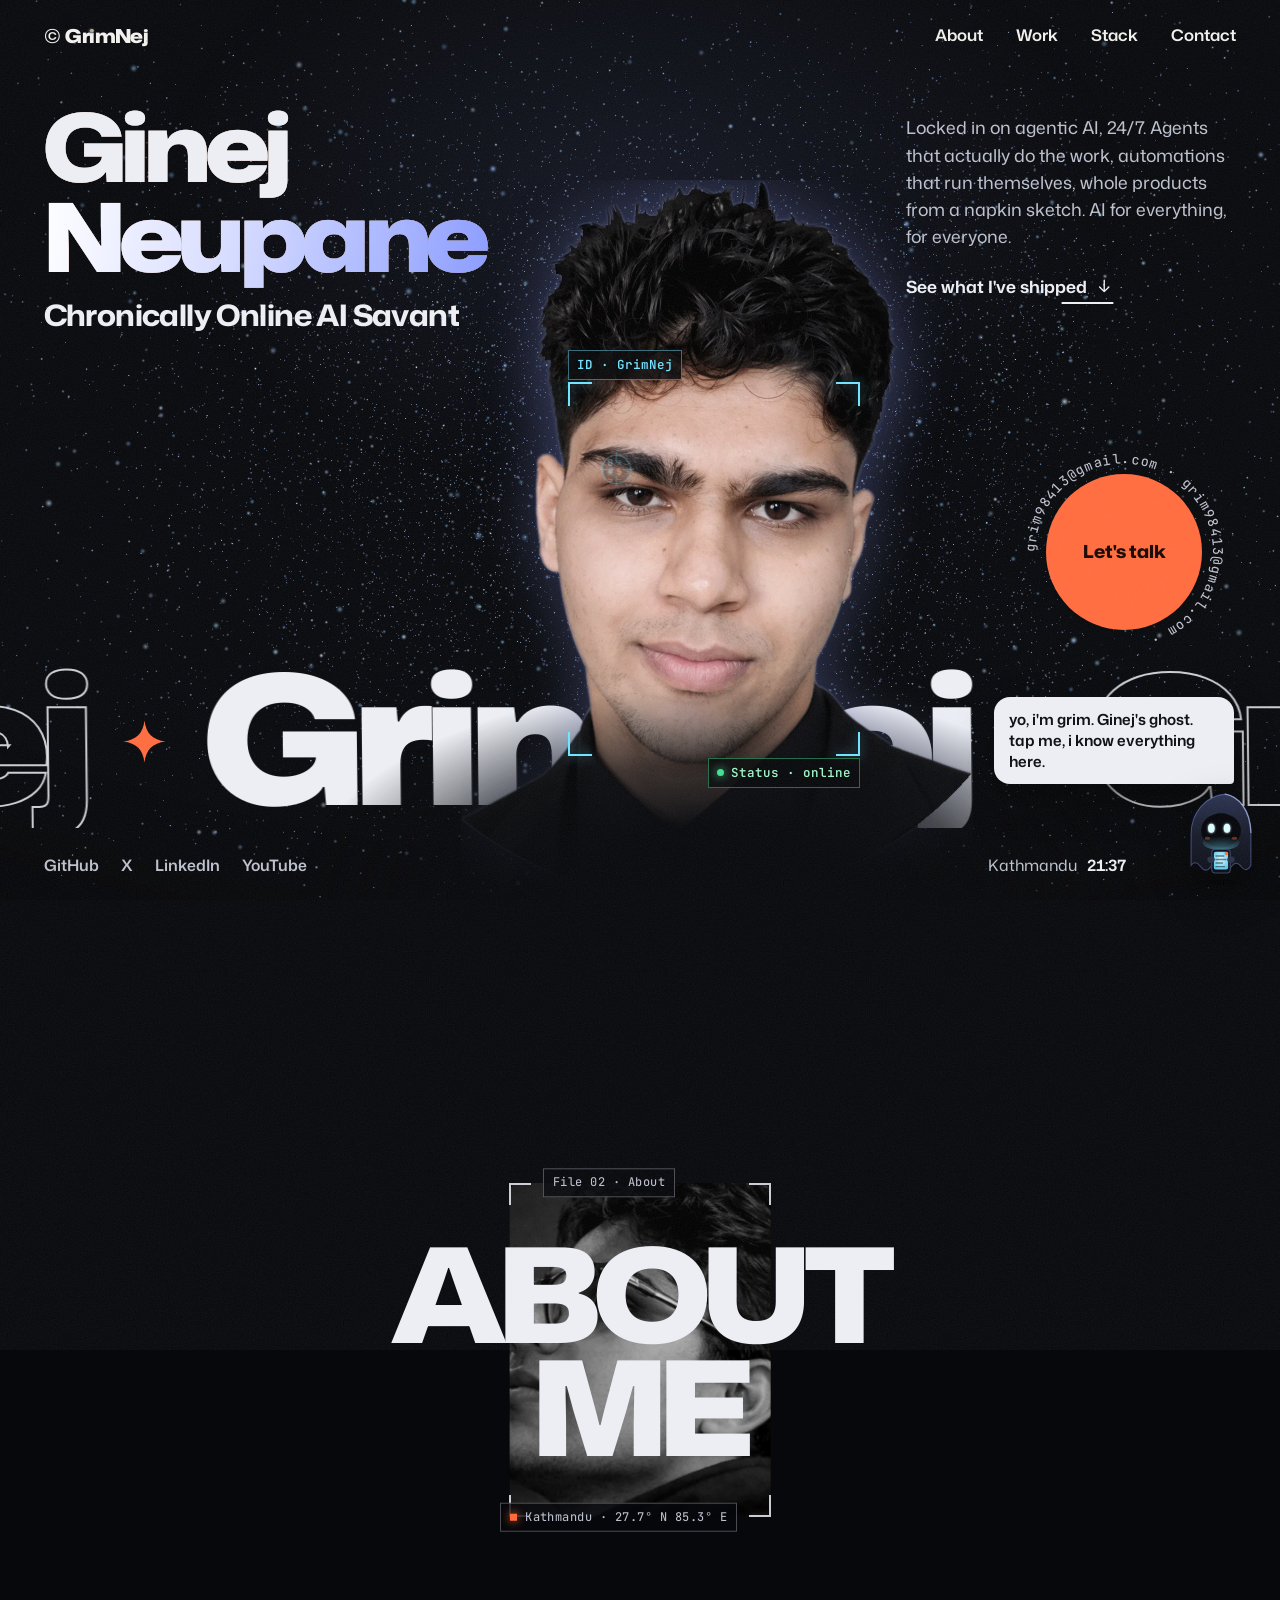
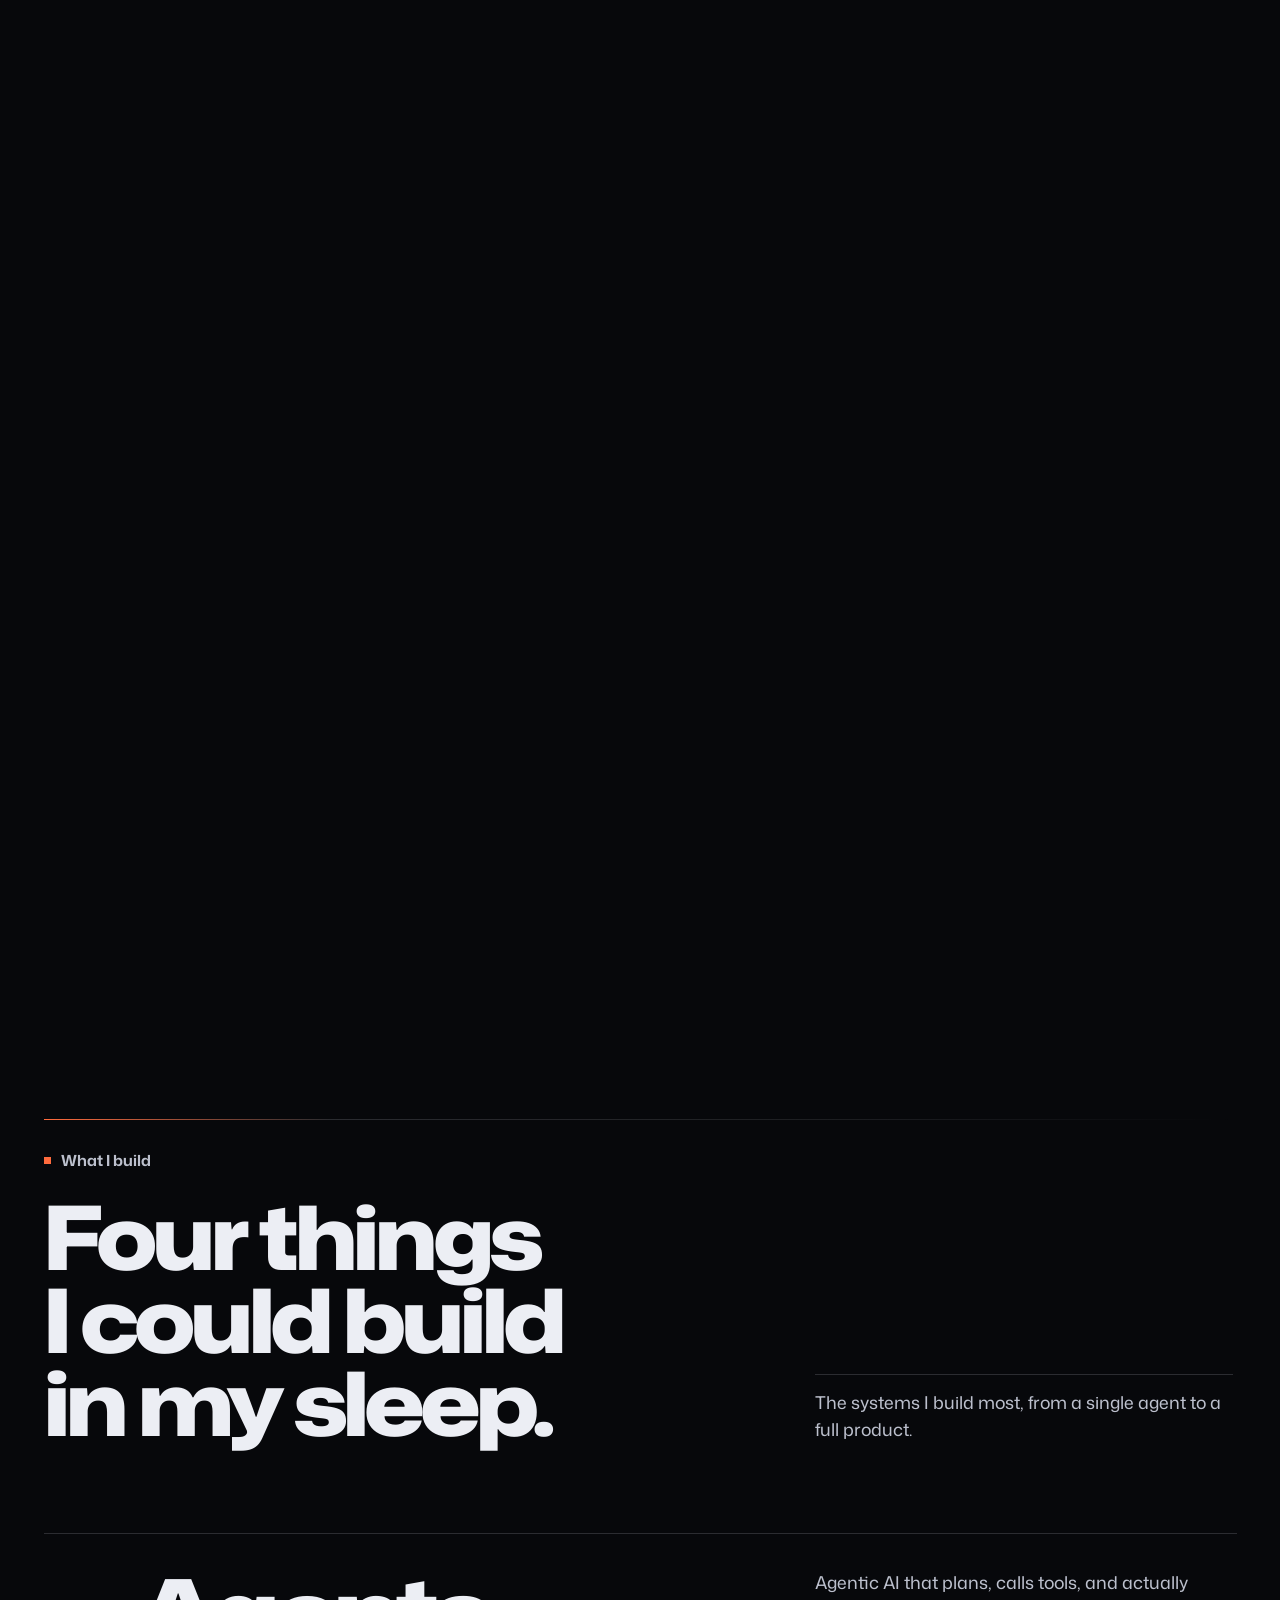
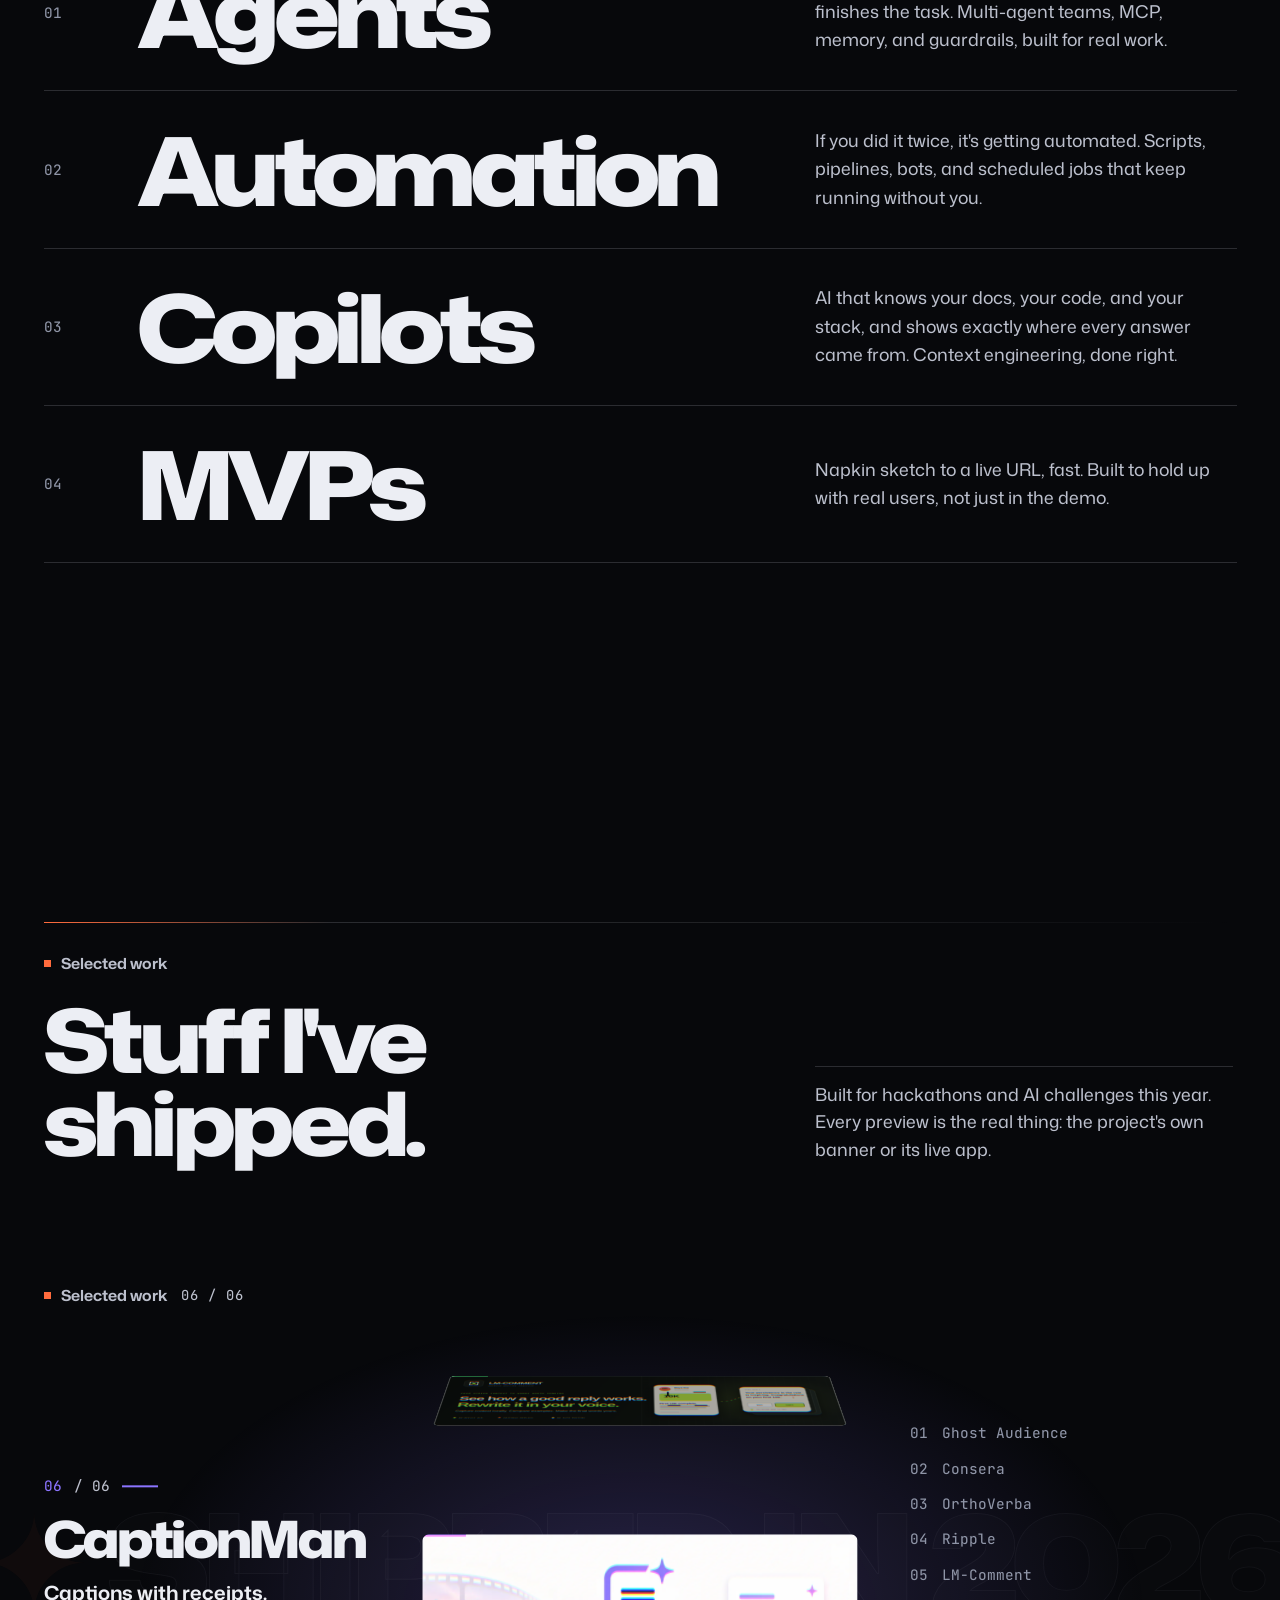
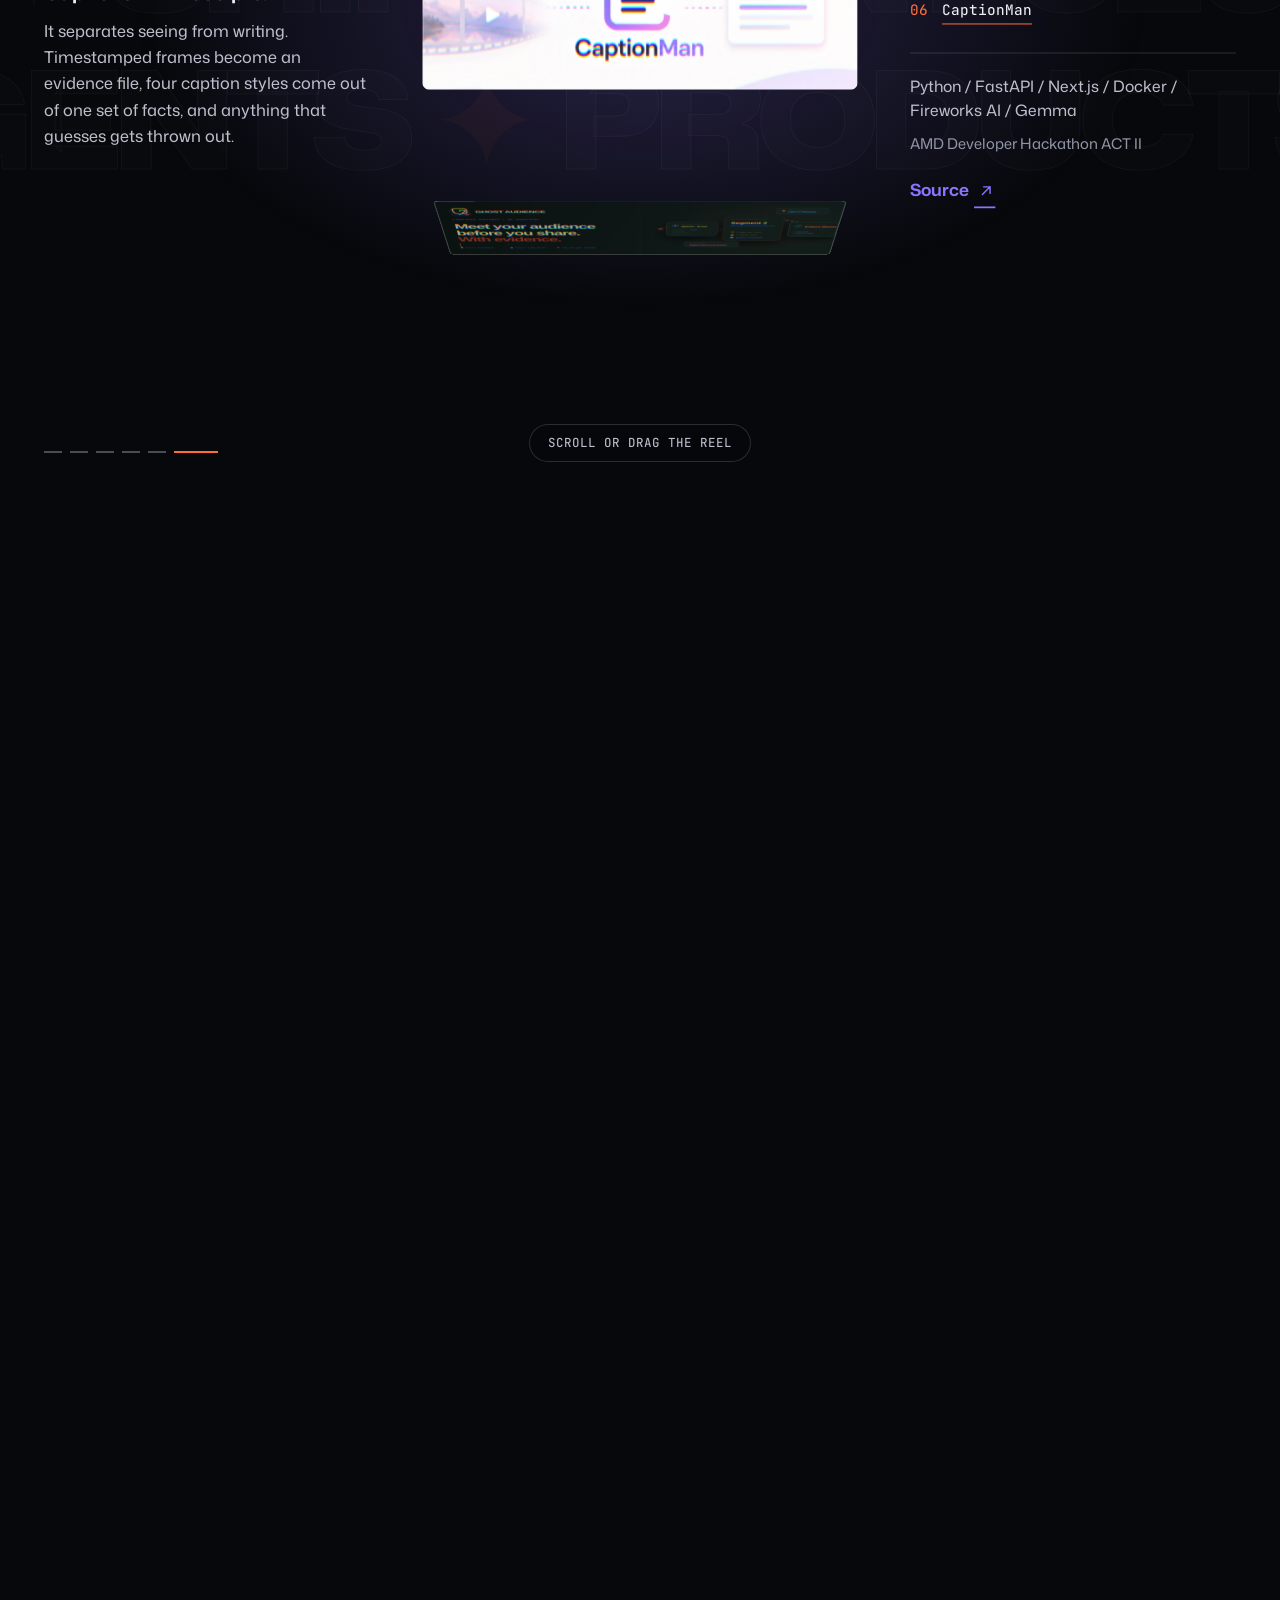
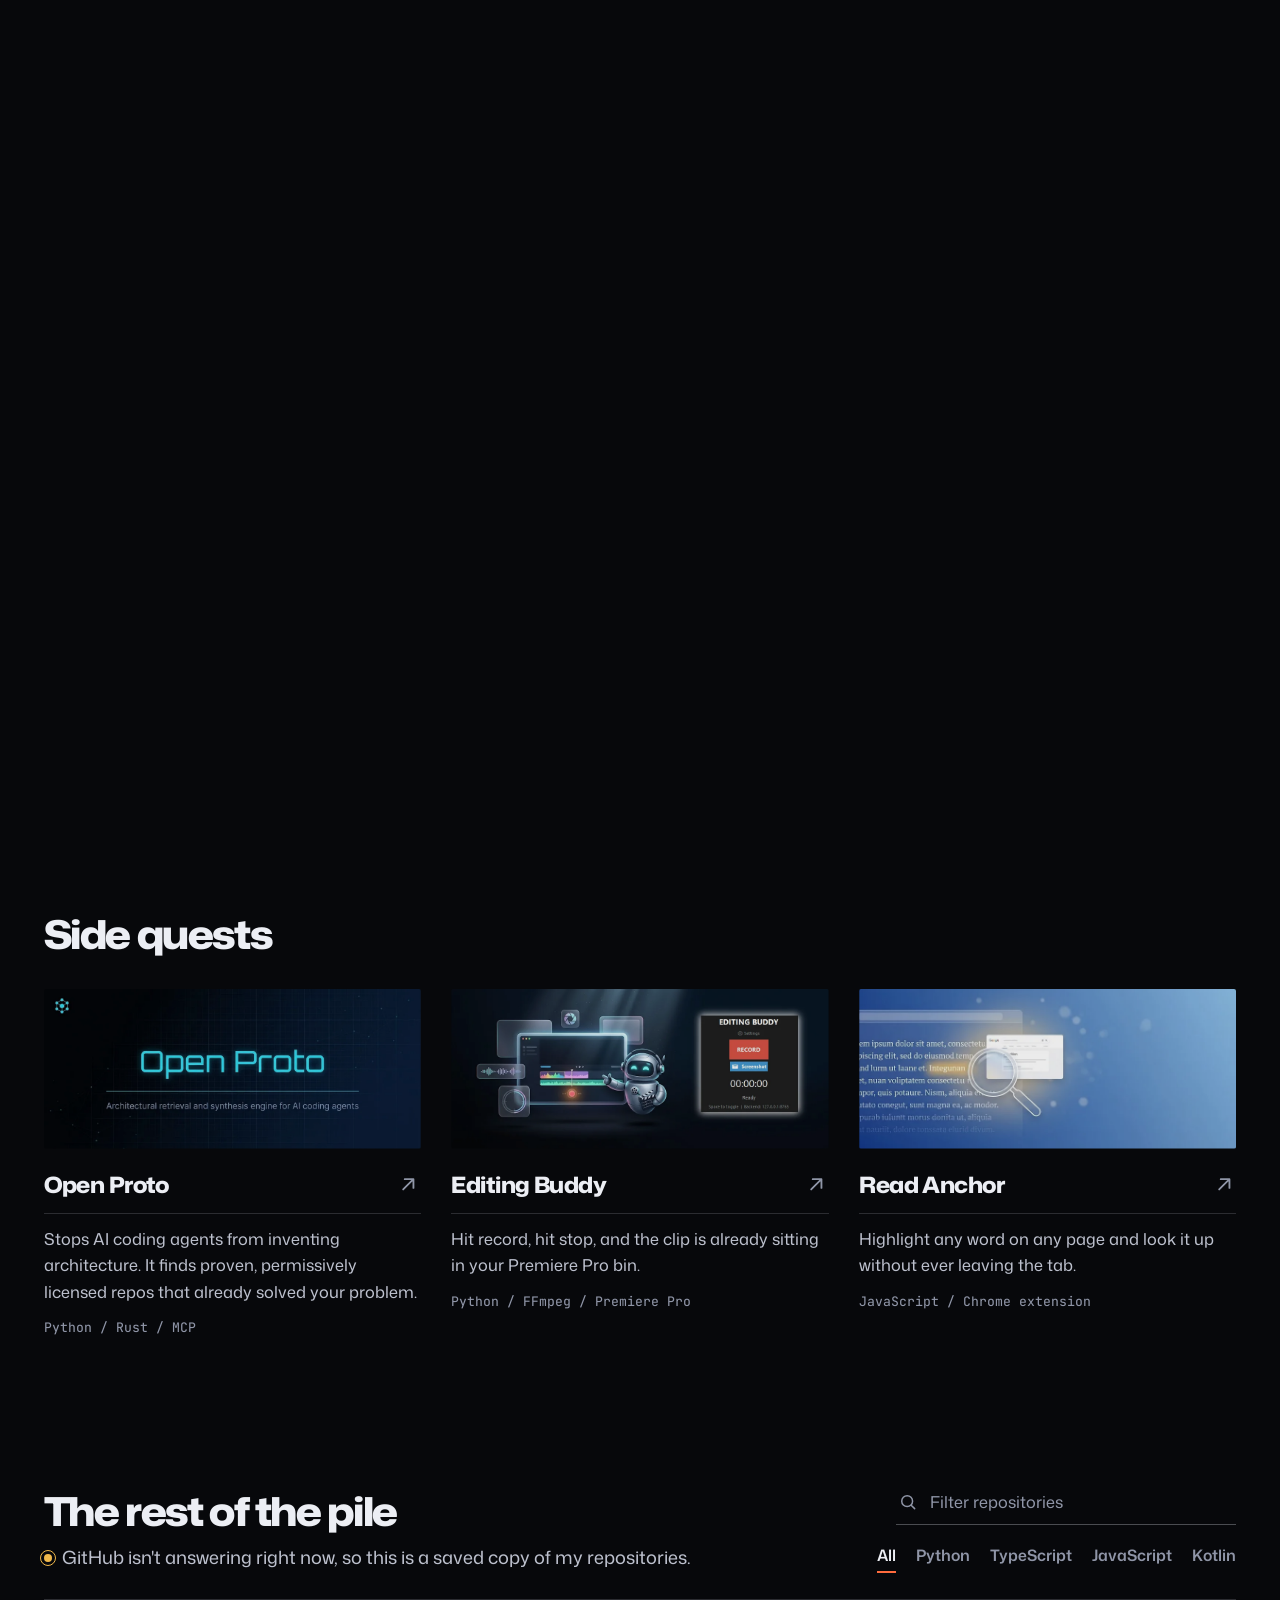
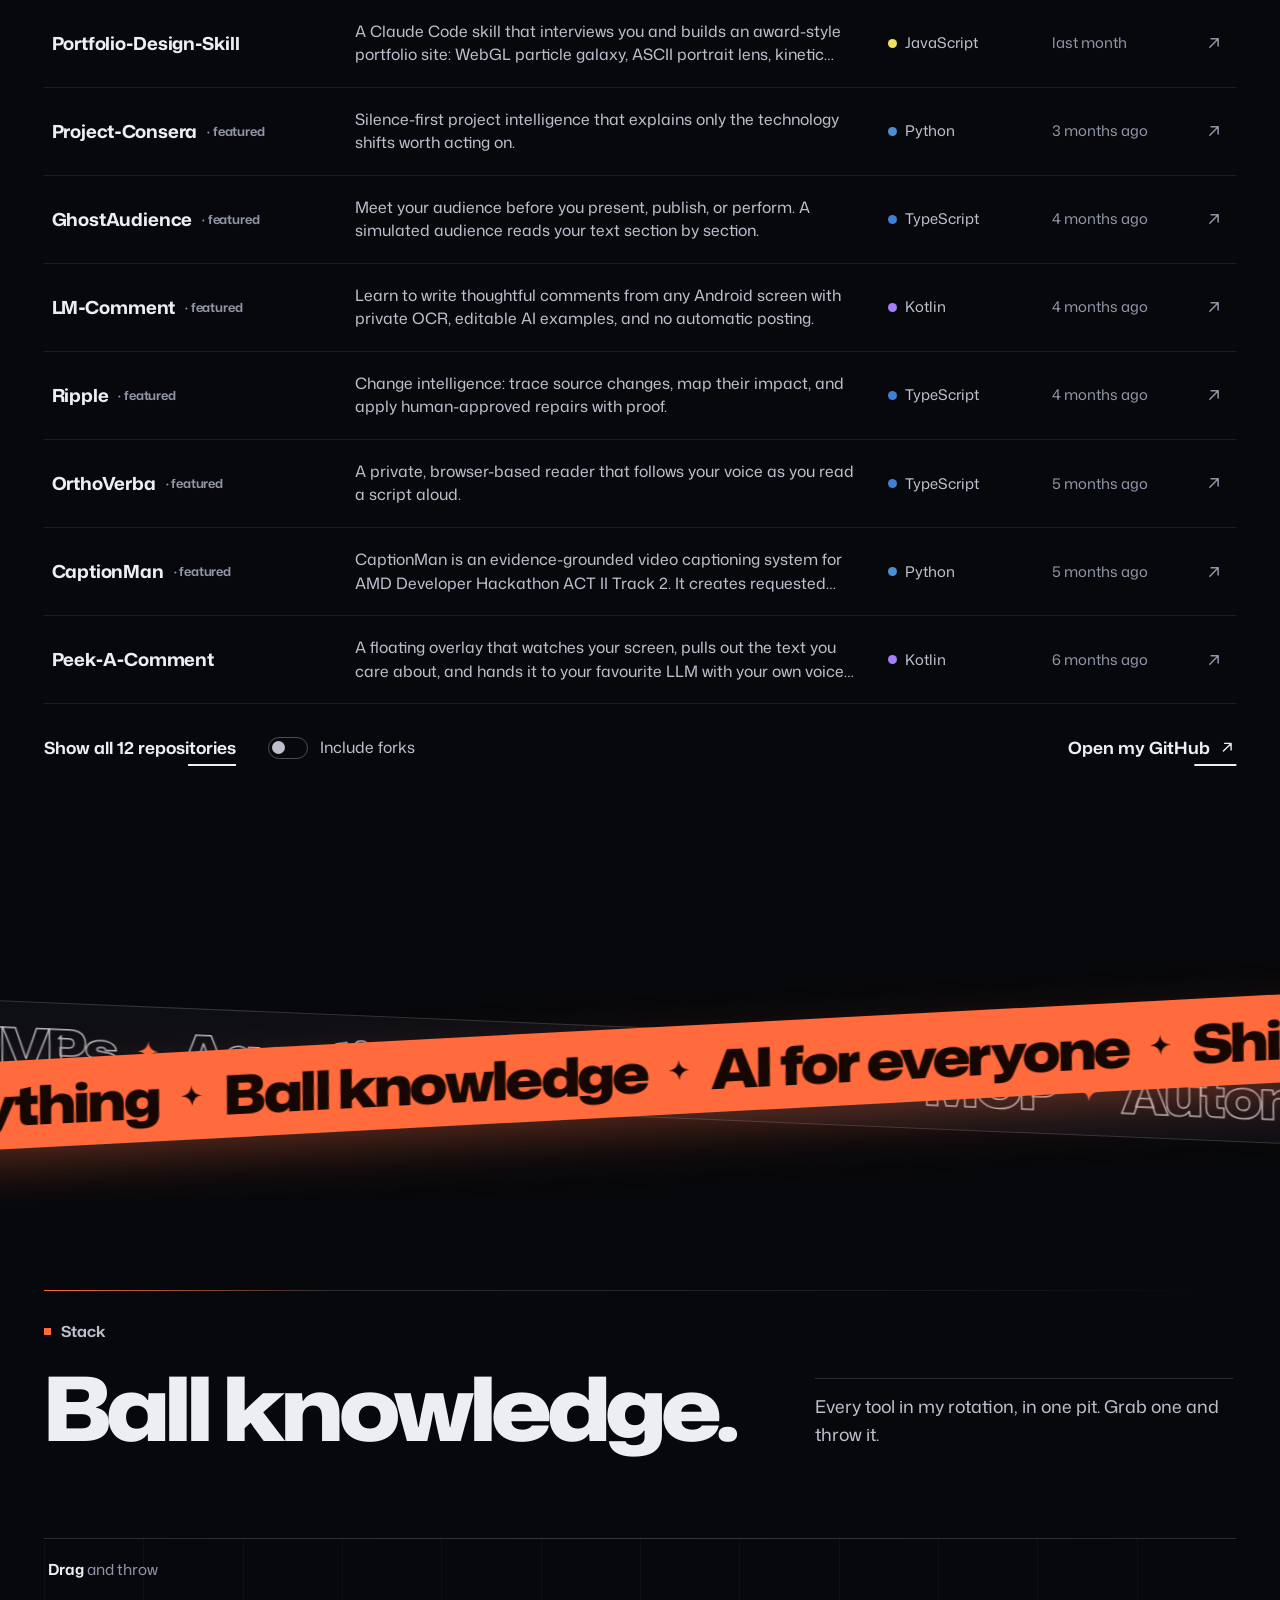
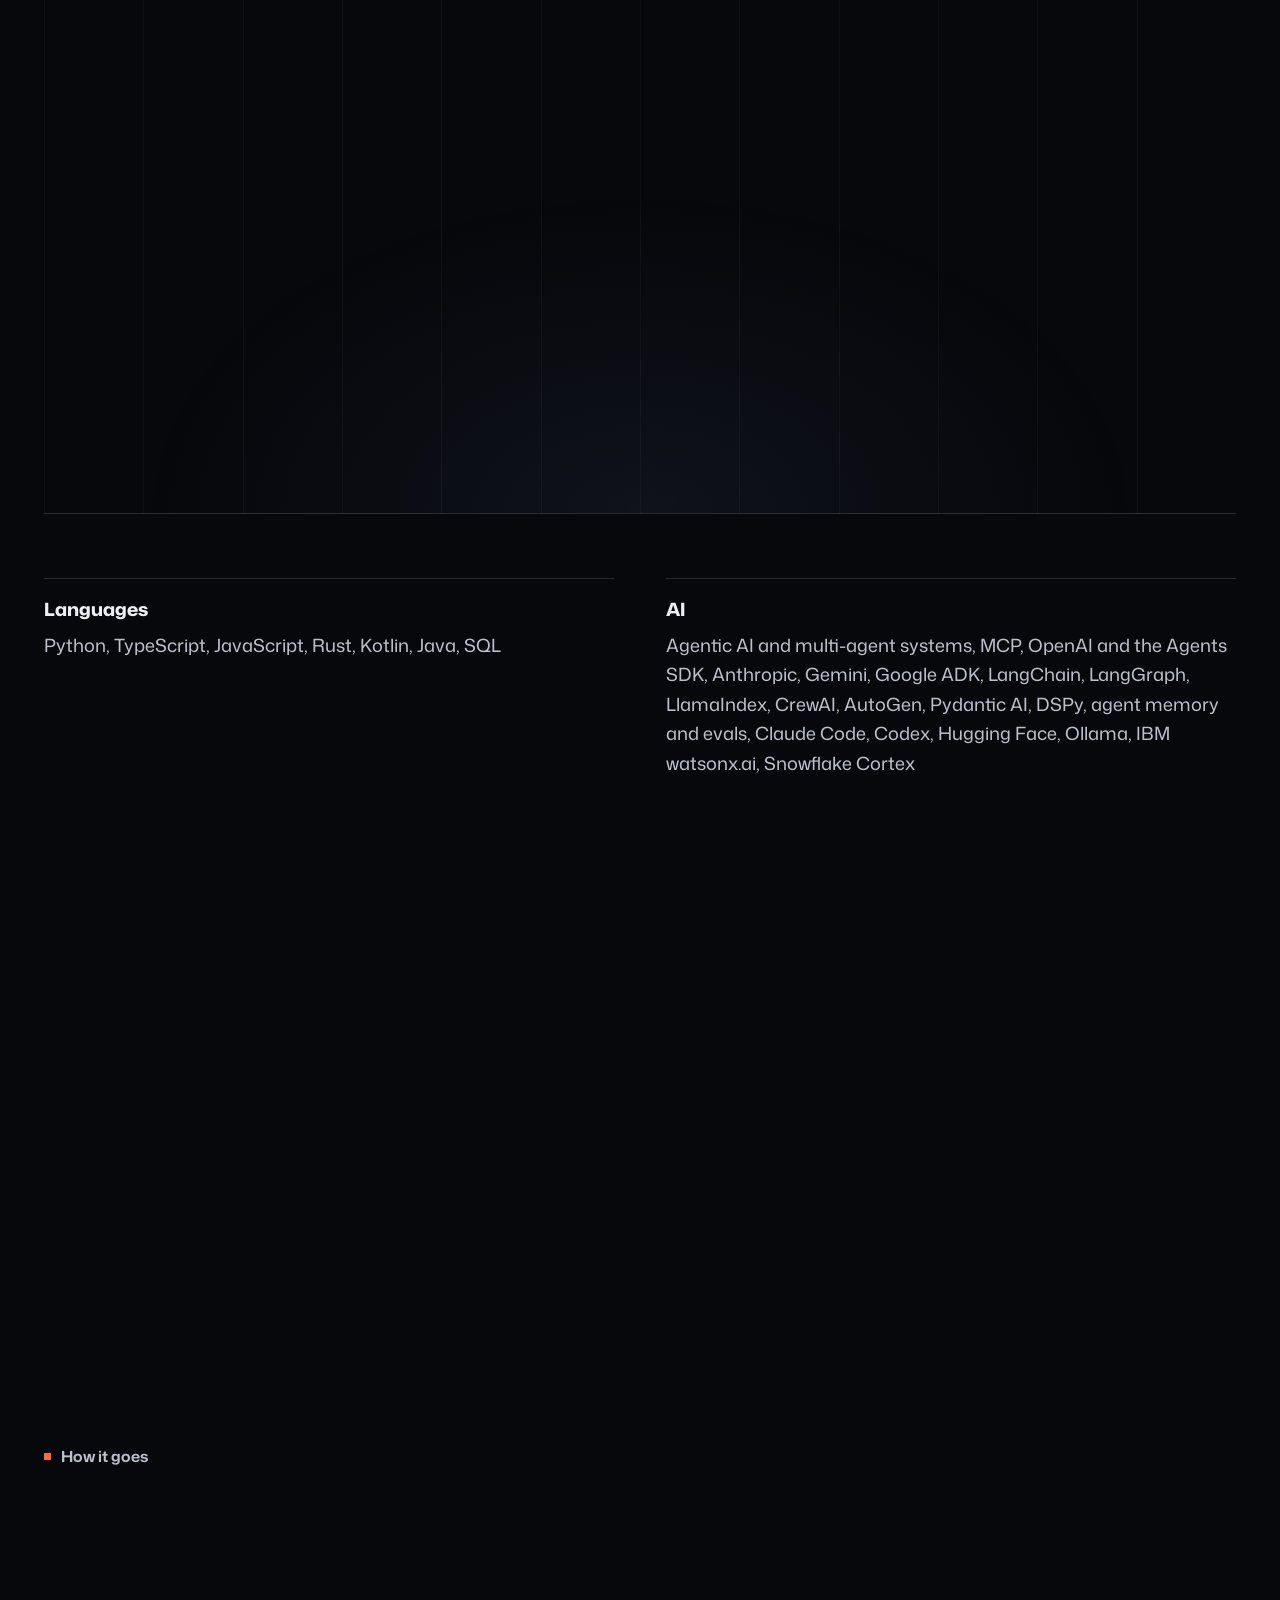
<file: index.html>
<!doctype html>
<html lang="en" class="no-js">
  <head>
    <meta charset="utf-8" />
    <meta name="viewport" content="width=device-width, initial-scale=1, viewport-fit=cover" />
    <title>Ginej Neupane (GrimNej) · Chronically Online AI Savant | Agentic AI, AI agents, automation</title>
    <meta
      name="description"
      content="Ginej Neupane, aka GrimNej, is a Chronically Online AI Savant from Kathmandu, Nepal who builds agentic AI: AI agents, multi-agent systems, automations, and full AI products, fast."
    />
    <meta name="author" content="Ginej Neupane" />
    <meta name="robots" content="index, follow, max-image-preview:large" />
    <meta name="theme-color" content="#07080b" />
    <meta name="color-scheme" content="dark" />
    <link rel="canonical" href="https://grimnej.com/" />
    <link rel="sitemap" type="application/xml" href="/sitemap.xml" />

    <meta property="og:type" content="profile" />
    <meta property="og:site_name" content="GrimNej" />
    <meta property="og:locale" content="en_US" />
    <meta property="og:url" content="https://grimnej.com/" />
    <meta property="og:title" content="Ginej Neupane (GrimNej) · Chronically Online AI Savant" />
    <meta property="og:description" content="Agentic AI, automations, and whole products, built fast in Kathmandu. AI for everything, for everyone." />
    <meta property="og:image" content="https://grimnej.com/assets/img/og.jpg" />
    <meta property="og:image:width" content="1200" />
    <meta property="og:image:height" content="630" />
    <meta property="og:image:alt" content="Ginej Neupane, GrimNej, Chronically Online AI Savant" />
    <meta property="profile:first_name" content="Ginej" />
    <meta property="profile:last_name" content="Neupane" />
    <meta property="profile:username" content="GrimNej" />
    <meta name="twitter:card" content="summary_large_image" />
    <meta name="twitter:site" content="@grimnej_" />
    <meta name="twitter:creator" content="@grimnej_" />
    <meta name="twitter:title" content="Ginej Neupane (GrimNej) · Chronically Online AI Savant" />
    <meta name="twitter:description" content="Agentic AI, automations, and whole products, built fast. AI for everything, for everyone." />
    <meta name="twitter:image" content="https://grimnej.com/assets/img/og.jpg" />

    <link rel="icon" href="favicon.svg" type="image/svg+xml" />
    <link rel="apple-touch-icon" href="assets/img/apple-touch-icon.png" />
    <link rel="preload" href="assets/fonts/mona-sans-latin.woff2" as="font" type="font/woff2" crossorigin />
    <link rel="preload" href="assets/img/portrait.webp" as="image" type="image/webp" fetchpriority="high" />
    <link rel="stylesheet" href="assets/css/main.css?v=20261024a" />
    <script>
      document.documentElement.classList.replace("no-js", "js");
      setTimeout(function () {
        if (!window.__booted) document.documentElement.classList.add("reveal-all");
      }, 3500);
      setTimeout(function () {
        var p = document.querySelector("[data-preloader]");
        if (p && !p.classList.contains("is-done")) document.documentElement.classList.add("reveal-all");
      }, 12000);
    </script>

    <script type="application/ld+json">
      {
        "@context": "https://schema.org",
        "@graph": [
          {
            "@type": "WebSite",
            "@id": "https://grimnej.com/#website",
            "url": "https://grimnej.com/",
            "name": "GrimNej",
            "alternateName": "Ginej Neupane",
            "inLanguage": "en",
            "publisher": {
              "@id": "https://grimnej.com/#person"
            }
          },
          {
            "@type": "ProfilePage",
            "@id": "https://grimnej.com/#profile",
            "url": "https://grimnej.com/",
            "name": "Ginej Neupane (GrimNej)",
            "isPartOf": {
              "@id": "https://grimnej.com/#website"
            },
            "dateModified": "2026-10-24",
            "mainEntity": {
              "@id": "https://grimnej.com/#person"
            }
          },
          {
            "@type": "Person",
            "@id": "https://grimnej.com/#person",
            "name": "Ginej Neupane",
            "givenName": "Ginej",
            "familyName": "Neupane",
            "alternateName": [
              "GrimNej",
              "grimnej"
            ],
            "jobTitle": "Chronically Online AI Savant",
            "description": "AI builder from Kathmandu, Nepal. Builds agentic AI: AI agents, multi-agent systems, automations, and full AI products.",
            "url": "https://grimnej.com/",
            "image": "https://grimnej.com/assets/img/portrait.webp",
            "email": "mailto:grim98413@gmail.com",
            "address": {
              "@type": "PostalAddress",
              "addressLocality": "Kathmandu",
              "addressCountry": "NP"
            },
            "knowsLanguage": [
              "en",
              "ne",
              "hi"
            ],
            "knowsAbout": [
              "Agentic AI",
              "AI agents",
              "Multi-agent systems",
              "Model Context Protocol",
              "Context engineering",
              "Large language models",
              "Workflow automation",
              "Python",
              "TypeScript",
              "Rust",
              "Next.js",
              "FastAPI",
              "Cloudflare Workers",
              "MVP development"
            ],
            "sameAs": [
              "https://github.com/GrimNej",
              "https://x.com/grimnej_",
              "https://www.linkedin.com/in/grimnej/",
              "https://www.youtube.com/@grimnej",
              "https://www.instagram.com/grimnej/",
              "https://discord.com/users/713227090635391046"
            ],
            "workExample": [
              {
                "@type": "SoftwareSourceCode",
                "name": "Ghost Audience",
                "url": "https://audience.grimnej.com",
                "codeRepository": "https://github.com/GrimNej/GhostAudience",
                "description": "A simulated audience reads your speech, story, or pitch section by section and reports the questions and confusion it hit.",
                "programmingLanguage": "TypeScript"
              },
              {
                "@type": "SoftwareSourceCode",
                "name": "Consera",
                "codeRepository": "https://github.com/GrimNej/Project-Consera",
                "description": "Silence-first project intelligence that explains only the technology shifts worth acting on.",
                "programmingLanguage": "Python"
              },
              {
                "@type": "SoftwareSourceCode",
                "name": "OrthoVerba",
                "url": "https://orthoverba.grimnej.com",
                "codeRepository": "https://github.com/GrimNej/OrthoVerba",
                "description": "A browser teleprompter that follows your voice.",
                "programmingLanguage": "TypeScript"
              },
              {
                "@type": "SoftwareSourceCode",
                "name": "Ripple",
                "codeRepository": "https://github.com/GrimNej/Ripple",
                "description": "Change intelligence that traces source changes, maps their impact, and drafts human-approved repairs.",
                "programmingLanguage": "TypeScript"
              },
              {
                "@type": "SoftwareSourceCode",
                "name": "LM-Comment",
                "codeRepository": "https://github.com/GrimNej/LM-Comment",
                "description": "Android app that teaches thoughtful replies with on-device OCR and editable AI examples.",
                "programmingLanguage": "Kotlin"
              },
              {
                "@type": "SoftwareSourceCode",
                "name": "CaptionMan",
                "codeRepository": "https://github.com/GrimNej/CaptionMan",
                "description": "Evidence-first video captioning built for the AMD Developer Hackathon ACT II.",
                "programmingLanguage": "Python"
              }
            ]
          }
        ]
      }
    </script>
  </head>

  <body>
    <!--email_off-->
    <a class="skip-link" href="#main">Skip to content</a>

    <div class="preloader" aria-hidden="true" data-preloader>
      <div class="preloader__mark" data-preloader-mark>
        <svg class="preloader__ring" data-preloader-ring>
          <path class="preloader__path" data-preloader-path d="" />
          <circle class="preloader__trail" r="1.6" data-preloader-trail />
          <circle class="preloader__trail" r="2.4" data-preloader-trail />
          <circle class="preloader__comet" r="4.2" data-preloader-comet />
        </svg>
        <span class="preloader__word">GrimNej<i class="preloader__dot" data-preloader-dot></i></span>
      </div>
      <span class="preloader__pct"><span data-preloader-pct>0</span>%</span>
    </div>

    <canvas class="field" aria-hidden="true" data-field></canvas>
    <div class="atmosphere" aria-hidden="true"></div>
    <div class="grain" aria-hidden="true"></div>

    <div class="cursor is-hidden" aria-hidden="true" data-cursor-root>
      <div class="cursor__ring"></div>
      <div class="cursor__dot"></div>
      <div class="cursor__label" data-cursor-label></div>
    </div>

    <div class="progress" aria-hidden="true"><span data-progress></span></div>
    <div class="header-bg" aria-hidden="true" data-header-bg></div>
    <header class="header" data-header>
      <a class="wordmark" href="#top" aria-label="GrimNej, back to top"><span aria-hidden="true">&copy;</span> GrimNej</a>
      <nav class="nav" aria-label="Primary">
        <a href="#about" data-nav="about"><span data-roll>About</span></a>
        <a href="#work" data-nav="work"><span data-roll>Work</span></a>
        <a href="#stack" data-nav="stack"><span data-roll>Stack</span></a>
        <a href="#contact" data-nav="contact"><span data-roll>Contact</span></a>
      </nav>
      <button class="menu-btn" type="button" aria-expanded="false" aria-controls="menu" data-menu-toggle>
        <span data-menu-label>Menu</span>
      </button>
    </header>

    <div class="menu" id="menu" data-menu data-lenis-prevent hidden>
      <nav class="menu__nav" aria-label="Mobile">
        <a href="#about"><span>01</span>About</a>
        <a href="#work"><span>02</span>Work</a>
        <a href="#stack"><span>03</span>Stack</a>
        <a href="#contact"><span>04</span>Contact</a>
      </nav>
      <div class="menu__foot">
        <a class="menu__mail" href="mailto:grim98413@gmail.com">grim98413@gmail.com</a>
        <p class="menu__links">
          <a href="https://github.com/GrimNej" target="_blank" rel="me noopener">GitHub</a>
          <a href="https://x.com/grimnej_" target="_blank" rel="me noopener">X</a>
          <a href="https://www.linkedin.com/in/grimnej/" target="_blank" rel="me noopener">LinkedIn</a>
          <a href="https://www.youtube.com/@grimnej" target="_blank" rel="me noopener">YouTube</a>
          <a href="https://www.instagram.com/grimnej/" target="_blank" rel="me noopener">Instagram</a>
          <a href="https://discord.com/users/713227090635391046" target="_blank" rel="me noopener">Discord</a>
        </p>
      </div>
    </div>

    <main id="main">
      <!-- Hero -->
      <section class="hero" id="top" data-scene="halo">
        <div class="hero__content wrap">
          <div class="hero__id">
            <h1 class="hero__name">
              <span class="hero__line" aria-hidden="true"><span class="hero__word" data-name>Ginej</span></span>
              <span class="hero__line" aria-hidden="true"><span class="hero__word" data-name>Neupane</span></span>
              <span class="sr-only">Ginej Neupane, also known as GrimNej</span>
            </h1>
            <p class="hero__title" data-hero-in><span data-scramble>Chronically Online AI Savant</span></p>
          </div>

          <div class="hero__pitch" data-hero-in>
            <p class="hero__intro">
              Locked in on agentic AI, 24/7. Agents that actually do the work, automations that run themselves,
              whole products from a napkin sketch. AI for everything, for everyone.
            </p>
            <a class="arrow-link" href="#work"><span data-roll>See what I've shipped</span><svg class="icon" aria-hidden="true"><use href="assets/img/icons.svg#i-arrow-d" /></svg></a>
          </div>
        </div>

        <div class="hero__stage">
          <figure class="portrait" data-portrait>
            <div class="portrait__glow" aria-hidden="true"></div>
            <div class="portrait__frame">
              <img
                class="portrait__img"
                src="assets/img/portrait.webp"
                width="900"
                height="1267"
                alt="Portrait of Ginej Neupane in a black shirt and tie"
                fetchpriority="high"
                decoding="async"
                data-portrait-img
              />
            </div>
            <canvas class="portrait__lens" aria-hidden="true" data-portrait-canvas></canvas>
            <div class="hud" aria-hidden="true" data-hud>
              <span class="hud__c hud__c--tl"></span><span class="hud__c hud__c--tr"></span>
              <span class="hud__c hud__c--bl"></span><span class="hud__c hud__c--br"></span>
              <span class="hud__tag hud__tag--top">ID · GrimNej</span>
              <span class="hud__tag hud__tag--bottom"><i></i>Status · online</span>
            </div>
          </figure>
        </div>

        <div class="marquee hero__marquee" aria-hidden="true" data-marquee>
          <div class="marquee__row" data-marquee-row>
            <div class="marquee__set">
              <span class="marquee__word">GrimNej</span>
              <svg class="marquee__spark"><use href="assets/img/icons.svg#i-spark" /></svg>
              <span class="marquee__word marquee__word--ghost">GrimNej</span>
              <svg class="marquee__spark"><use href="assets/img/icons.svg#i-spark" /></svg>
            </div>
          </div>
        </div>

        <a class="orb hero__orb" href="#contact" data-magnetic data-orb data-cursor="Say hi">
          <span class="orb__fill" aria-hidden="true"></span>
          <span class="orb__label">Let's talk</span>
          <svg class="orb__ring" viewBox="0 0 200 200" aria-hidden="true">
            <defs><path id="orb-path" d="M100 100 m-82 0 a82 82 0 1 1 164 0 a82 82 0 1 1 -164 0" /></defs>
            <text><textPath href="#orb-path">grim98413@gmail.com · grim98413@gmail.com · </textPath></text>
          </svg>
        </a>

        <div class="hero__foot wrap" data-hero-in>
          <p class="hero__socials">
            <a href="https://github.com/GrimNej" target="_blank" rel="me noopener"><span data-roll>GitHub</span></a>
            <a href="https://x.com/grimnej_" target="_blank" rel="me noopener"><span data-roll>X</span></a>
            <a href="https://www.linkedin.com/in/grimnej/" target="_blank" rel="me noopener"><span data-roll>LinkedIn</span></a>
            <a href="https://www.youtube.com/@grimnej" target="_blank" rel="me noopener"><span data-roll>YouTube</span></a>
          </p>
          <p class="clock">Kathmandu <time data-clock>--:--</time></p>
        </div>
      </section>

      <!-- About -->
      <!-- On large screens this becomes a pinned scene: the photo starts as a small
           card, "About" and "me" split apart, and the card opens to fill the screen. -->
      <section class="section about" id="about" data-scene="terrain" aria-labelledby="about-label" data-about>
        <div class="about__stage wrap" data-about-stage>
          <div class="about__card" data-about-card>
            <figure class="about__photo" data-about-photo>
              <img src="assets/img/about.webp" width="1000" height="1000" loading="lazy" decoding="async" alt="Black-and-white photo of Ginej Neupane in glasses, looking up and to the left" />
              <figcaption>Kathmandu, Nepal</figcaption>
            </figure>
            <span class="about__sweep" aria-hidden="true" data-about-sweep></span>

            <div class="about__inside" data-about-inside>
              <p class="label" id="about-label">About</p>
              <p class="statement" data-words>
                I'm Ginej, GrimNej online. My screen time is release notes, repos, and papers, so when a new model
                drops, I'm already building on it while the timeline is still arguing about it.
              </p>

              <div class="about__copy">
                <p data-reveal>
                  Bring me a half-baked idea and you'll get a straight answer on whether it works, then a working
                  prototype. No yapping. Agents that actually finish the task, automations that delete busywork,
                  copilots that know your whole stack, and apps people come back to.
                </p>
                <p data-reveal>
                  I don't do stack loyalty. Python, TypeScript, Rust, whichever model is cooking this month. If it
                  ships, it's the right tool, and if something better drops on Tuesday, I'm already in the docs.
                </p>
                <p data-reveal class="about__sign">
                  Speaks English, Nepali, and Hindi.
                </p>
              </div>
            </div>
          </div>

          <!-- Frames the card like the hero portrait, and opens with it. -->
          <div class="about__hud" aria-hidden="true" data-about-hud>
            <span class="hud__c hud__c--tl"></span><span class="hud__c hud__c--tr"></span>
            <span class="hud__c hud__c--bl"></span><span class="hud__c hud__c--br"></span>
            <span class="about__tag about__tag--tl">File 02 · About</span>
            <span class="about__tag about__tag--br"><i></i>Kathmandu · 27.7° N 85.3° E</span>
          </div>

          <p class="about__title" aria-hidden="true">
            <span class="about__word" data-about-word>About</span>
            <span class="about__word" data-about-word>me</span>
          </p>
        </div>
      </section>

      <!-- What I build -->
      <section class="section build" id="build" data-scene="terrain" aria-labelledby="build-title">
        <div class="wrap">
          <header class="section-head">
            <p class="label">What I build</p>
            <h2 id="build-title" class="h2" data-split>Four things I could build in my sleep.</h2>
            <p class="section-head__aside" data-reveal>The systems I build most, from a single agent to a full product.</p>
          </header>

          <ol class="rows" data-rows>
            <li class="row" data-viz="0">
              <span class="row__no">01</span>
              <h3 class="row__title">Agents</h3>
              <p class="row__desc">Agentic AI that plans, calls tools, and actually finishes the task. Multi-agent teams, MCP, memory, and guardrails, built for real work.</p>
            </li>
            <li class="row" data-viz="1">
              <span class="row__no">02</span>
              <h3 class="row__title">Automation</h3>
              <p class="row__desc">If you did it twice, it's getting automated. Scripts, pipelines, bots, and scheduled jobs that keep running without you.</p>
            </li>
            <li class="row" data-viz="2">
              <span class="row__no">03</span>
              <h3 class="row__title">Copilots</h3>
              <p class="row__desc">AI that knows your docs, your code, and your stack, and shows exactly where every answer came from. Context engineering, done right.</p>
            </li>
            <li class="row" data-viz="3">
              <span class="row__no">04</span>
              <h3 class="row__title">MVPs</h3>
              <p class="row__desc">Napkin sketch to a live URL, fast. Built to hold up with real users, not just in the demo.</p>
            </li>
          </ol>
        </div>

        <div class="viz-float" aria-hidden="true" data-viz-float>
          <div class="viz-float__inner">
            <svg class="viz viz--agents" viewBox="0 0 320 200" data-viz-panel>
              <g class="viz__links">
                <path d="M60 100 L160 45" /><path d="M60 100 L160 100" /><path d="M60 100 L160 155" />
                <path d="M160 45 L260 100" /><path d="M160 100 L260 100" /><path d="M160 155 L260 100" />
              </g>
              <g class="viz__pulses">
                <circle r="4" class="p1"><animateMotion dur="2.2s" repeatCount="indefinite" path="M60 100 L160 45 L260 100" /></circle>
                <circle r="4" class="p2"><animateMotion dur="2.2s" begin="0.7s" repeatCount="indefinite" path="M60 100 L160 100 L260 100" /></circle>
                <circle r="4" class="p3"><animateMotion dur="2.2s" begin="1.4s" repeatCount="indefinite" path="M60 100 L160 155 L260 100" /></circle>
              </g>
              <g class="viz__nodes">
                <circle cx="60" cy="100" r="17" class="n-main" /><circle cx="160" cy="45" r="11" /><circle cx="160" cy="100" r="11" /><circle cx="160" cy="155" r="11" /><circle cx="260" cy="100" r="17" class="n-out" />
              </g>
              <g class="viz__labels"><text x="60" y="140">plan</text><text x="160" y="24">search</text><text x="200" y="92">code</text><text x="160" y="186">call</text><text x="260" y="140">done</text></g>
            </svg>
            <svg class="viz viz--auto" viewBox="0 0 320 200" data-viz-panel>
              <path class="viz__belt" d="M16 132 H304" />
              <g class="viz__stations"><rect x="66" y="66" width="44" height="44" /><rect x="138" y="66" width="44" height="44" /><rect x="210" y="66" width="44" height="44" /></g>
              <g class="viz__gear"><path d="M88 80v-5M88 96v-5M80 88h-5M101 88h-5" /><circle cx="88" cy="88" r="5" /></g>
              <g class="viz__gear viz__gear--2"><path d="M160 80v-5M160 96v-5M152 88h-5M173 88h-5" /><circle cx="160" cy="88" r="5" /></g>
              <g class="viz__gear"><path d="M232 80v-5M232 96v-5M224 88h-5M245 88h-5" /><circle cx="232" cy="88" r="5" /></g>
              <g class="viz__boxes"><rect class="b1" x="0" y="120" width="20" height="12" /><rect class="b2" x="0" y="120" width="20" height="12" /><rect class="b3" x="0" y="120" width="20" height="12" /><rect class="b4" x="0" y="120" width="20" height="12" /></g>
              <g class="viz__labels"><text x="88" y="166">ingest</text><text x="160" y="166">transform</text><text x="232" y="166">ship</text></g>
            </svg>
            <svg class="viz viz--rag" viewBox="0 0 320 200" data-viz-panel>
              <g class="viz__docs"><rect x="24" y="44" width="46" height="60" /><rect x="36" y="56" width="46" height="60" /><rect x="48" y="68" width="46" height="60" /><path d="M58 86h26M58 96h26M58 106h18" /></g>
              <g class="viz__vecs" data-rag-dots></g>
              <circle class="viz__query" cx="212" cy="100" r="36" />
              <g class="viz__labels"><text x="70" y="156">context</text><text x="212" y="176">what matters</text></g>
            </svg>
            <svg class="viz viz--mvp" viewBox="0 0 320 200" data-viz-panel>
              <rect class="viz__window" x="36" y="24" width="248" height="150" />
              <path class="viz__bar" d="M36 46 H284" />
              <g class="viz__dots"><circle cx="50" cy="35" r="3" /><circle cx="60" cy="35" r="3" /><circle cx="70" cy="35" r="3" /></g>
              <g class="viz__blocks"><rect class="k1" x="54" y="62" width="96" height="13" /><rect class="k2" x="54" y="84" width="136" height="8" /><rect class="k3" x="54" y="100" width="116" height="8" /><rect class="k4" x="54" y="124" width="62" height="24" /><rect class="k5" x="200" y="62" width="66" height="86" /></g>
              <g class="viz__ship"><circle cx="266" cy="35" r="11" /><path d="m261 35 3.5 3.5L271 32" /></g>
            </svg>
          </div>
        </div>
      </section>

      <!-- Work -->
      <section class="section work" id="work" data-scene="deep" aria-labelledby="work-title">
        <div class="wrap">
          <header class="section-head">
            <p class="label">Selected work</p>
            <h2 id="work-title" class="h2" data-split>Stuff I've shipped.</h2>
            <p class="section-head__aside" data-reveal>
              Built for hackathons and AI challenges this year. Every preview is the real thing: the project's own
              banner or its live app.
            </p>
          </header>
        </div>

        <!-- The reel: on large screens with WebGL, the project cards below become one
             pinned scene (ribbon, then ring, then reel). assets/js/reel.js builds it from
             the articles, which stay as the fallback everywhere else. -->
        <div class="reel" data-reel hidden>
          <div class="reel__pin" data-reel-pin>
            <div class="reel__glow" aria-hidden="true"></div>
            <div class="reel__ghost" aria-hidden="true">
              <p class="reel__ghost-row" data-reel-ghost="1">Selected work <i>&#10022;</i> Shipped in 2026 <i>&#10022;</i> Selected work <i>&#10022;</i> Shipped in 2026 <i>&#10022;</i></p>
              <p class="reel__ghost-row" data-reel-ghost="-1">Agents <i>&#10022;</i> Products <i>&#10022;</i> Hackathons <i>&#10022;</i> Agents <i>&#10022;</i> Products <i>&#10022;</i> Hackathons <i>&#10022;</i></p>
            </div>
            <canvas class="reel__canvas" aria-hidden="true" data-reel-canvas></canvas>
            <svg class="reel__orbit" viewBox="0 0 300 300" aria-hidden="true">
              <defs><path id="reel-orbit-path" d="M150 150 m-128 0 a128 128 0 1 1 256 0 a128 128 0 1 1 -256 0" /></defs>
              <circle class="reel__orbit-line" cx="150" cy="150" r="110" />
              <text><textPath href="#reel-orbit-path">Six projects · built for hackathons and AI challenges · shipped in 2026 · </textPath></text>
            </svg>
            <p class="reel__center echo" aria-hidden="true"><span>Shipped</span> <span class="is-ember">'26</span></p>
            <div class="reel__caption echo" aria-hidden="true" data-reel-caption>
              <p class="reel__cap-count" data-reel-cap-count></p>
              <p class="reel__cap-title" data-reel-cap-title></p>
              <p class="reel__cap-tag" data-reel-cap-tag></p>
            </div>
            <a class="reel__hit" href="#work" target="_blank" rel="noopener" data-cursor="Open" data-cursor-mode="media" data-reel-hit></a>

            <!-- Lined up with the page grid, like the section titles. -->
            <div class="reel__frame">
              <p class="reel__count" aria-hidden="true"><span class="reel__count-label">Selected work</span> <span data-reel-count>01 / 06</span></p>
              <div class="reel__detail echo" data-reel-detail></div>
              <div class="reel__side">
                <nav class="reel__index" aria-label="Selected projects"><ol data-reel-index></ol></nav>
                <div class="reel__meta echo" data-reel-meta></div>
              </div>
              <ol class="reel__ticks" aria-hidden="true" data-reel-ticks></ol>
              <p class="reel__hint" aria-hidden="true"><span data-reel-hint>Drag the ribbon</span></p>
            </div>
          </div>
        </div>

        <div class="wrap">
          <div class="projects" data-projects>
            <article class="project" style="--accent: #ec6f55" data-project>
              <div class="project__media">
                <a class="shot" href="https://audience.grimnej.com" target="_blank" rel="noopener" data-cursor="Open live" data-cursor-mode="media" aria-label="Open Ghost Audience live demo" data-shot>
                  <img class="is-active" src="assets/work/ghost-audience.svg" width="1280" height="440" loading="lazy" alt="Ghost Audience banner: meet your audience before you share, with evidence." />
                  <img src="assets/work/ghost-audience-live.webp" width="1600" height="887" loading="lazy" alt="Ghost Audience live app home screen with a sample audience read." />
                </a>
                <div class="shot__bar">
                  <span class="shot__url">audience.grimnej.com</span>
                  <span class="shot__views" role="group" aria-label="Ghost Audience preview"><button type="button" aria-pressed="true" data-view="0">Banner</button><button type="button" aria-pressed="false" data-view="1">Live app</button></span>
                </div>
              </div>
              <div class="project__body">
                <div class="project__head">
                  <span class="project__no">01</span>
                  <h3 class="project__title" data-split>Ghost Audience</h3>
                </div>
                <div class="project__text">
                  <p class="project__tag">Meet your audience before you present, publish, or perform.</p>
                  <p class="project__desc">Paste a speech, story, pitch, or article. A simulated audience reads it section by section with no idea what comes next, then tells you the questions and confusion it hit, tied to the exact lines that caused them.</p>
                </div>
                <div class="project__side">
                  <p class="project__stack">IBM watsonx.ai / Llama 3.3 70B / React 19 / Cloudflare Workers / Hono</p>
                  <p class="project__note">AI Builders Challenge with IBM Bob, July 2026</p>
                  <p class="project__links">
                    <a class="arrow-link arrow-link--accent" href="https://audience.grimnej.com" target="_blank" rel="noopener"><span data-roll>Live demo</span><svg class="icon" aria-hidden="true"><use href="assets/img/icons.svg#i-arrow-ur" /></svg></a>
                    <a class="arrow-link" href="https://github.com/GrimNej/GhostAudience" target="_blank" rel="noopener"><span data-roll>Source</span><svg class="icon" aria-hidden="true"><use href="assets/img/icons.svg#i-arrow-ur" /></svg></a>
                  </p>
                </div>
              </div>
            </article>

            <article class="project" style="--accent: #19c7f2" data-project>
              <div class="project__media">
                <a class="shot" href="https://github.com/GrimNej/Project-Consera" target="_blank" rel="noopener" data-cursor="View source" data-cursor-mode="media" aria-label="View Consera source on GitHub" data-shot>
                  <img class="is-active" src="assets/work/consera.svg" width="1280" height="460" loading="lazy" alt="Consera banner: the market moves, know what matters before it becomes obvious." />
                </a>
                <div class="shot__bar"><span class="shot__url">consera.grimnej.com · invite only</span></div>
              </div>
              <div class="project__body">
                <div class="project__head">
                  <span class="project__no">02</span>
                  <h3 class="project__title" data-split>Consera</h3>
                </div>
                <div class="project__text">
                  <p class="project__tag">Silence-first project intelligence.</p>
                  <p class="project__desc">Consera learns what you're building, watches every public tech shift, throws out the noise, and only speaks up when something actually affects your project. With receipts.</p>
                </div>
                <div class="project__side">
                  <p class="project__stack">Snowflake Cortex AI / Cloudflare Workers / Next.js 16 / Hono / Python</p>
                  <p class="project__links">
                    <a class="arrow-link arrow-link--accent" href="https://github.com/GrimNej/Project-Consera" target="_blank" rel="noopener"><span data-roll>Source</span><svg class="icon" aria-hidden="true"><use href="assets/img/icons.svg#i-arrow-ur" /></svg></a>
                    <a class="arrow-link" href="https://consera.grimnej.com" target="_blank" rel="noopener"><span data-roll>Demo, invite only</span><svg class="icon" aria-hidden="true"><use href="assets/img/icons.svg#i-arrow-ur" /></svg></a>
                  </p>
                </div>
              </div>
            </article>

            <article class="project" style="--accent: #f1b94b" data-project>
              <div class="project__media">
                <a class="shot" href="https://orthoverba.grimnej.com" target="_blank" rel="noopener" data-cursor="Open live" data-cursor-mode="media" aria-label="Open OrthoVerba live demo" data-shot>
                  <img class="is-active" src="assets/work/orthoverba.svg" width="1280" height="440" loading="lazy" alt="OrthoVerba banner: your script follows your voice." />
                  <img src="assets/work/orthoverba-demo.svg" width="1280" height="540" loading="lazy" alt="Animated preview of the OrthoVerba reading workspace highlighting the current word." />
                </a>
                <div class="shot__bar">
                  <span class="shot__url">orthoverba.grimnej.com</span>
                  <span class="shot__views" role="group" aria-label="OrthoVerba preview"><button type="button" aria-pressed="true" data-view="0">Banner</button><button type="button" aria-pressed="false" data-view="1">Reader</button></span>
                </div>
              </div>
              <div class="project__body">
                <div class="project__head">
                  <span class="project__no">03</span>
                  <h3 class="project__title" data-split>OrthoVerba</h3>
                </div>
                <div class="project__text">
                  <p class="project__tag">A teleprompter that follows your voice.</p>
                  <p class="project__desc">Paste a script and just read. OrthoVerba listens, lines your speech up against the text, and keeps your place at your pace. No fixed-speed scrolling to chase. Runs in the browser, no account.</p>
                </div>
                <div class="project__side">
                  <p class="project__stack">React 19 / TypeScript / Vite / Web Speech API / Cloudflare Pages</p>
                  <p class="project__links">
                    <a class="arrow-link arrow-link--accent" href="https://orthoverba.grimnej.com" target="_blank" rel="noopener"><span data-roll>Live demo</span><svg class="icon" aria-hidden="true"><use href="assets/img/icons.svg#i-arrow-ur" /></svg></a>
                    <a class="arrow-link" href="https://github.com/GrimNej/OrthoVerba" target="_blank" rel="noopener"><span data-roll>Source</span><svg class="icon" aria-hidden="true"><use href="assets/img/icons.svg#i-arrow-ur" /></svg></a>
                  </p>
                </div>
              </div>
            </article>

            <article class="project" style="--accent: #ff7a59" data-project>
              <div class="project__media">
                <a class="shot" href="https://github.com/GrimNej/Ripple" target="_blank" rel="noopener" data-cursor="View source" data-cursor-mode="media" aria-label="View Ripple source on GitHub" data-shot>
                  <img class="is-active" src="assets/work/ripple.svg" width="1280" height="440" loading="lazy" alt="Ripple banner: know what changed, see what it affects, repair it with proof." />
                </a>
                <div class="shot__bar"><span class="shot__url">github.com/GrimNej/Ripple</span></div>
              </div>
              <div class="project__body">
                <div class="project__head">
                  <span class="project__no">04</span>
                  <h3 class="project__title" data-split>Ripple</h3>
                </div>
                <div class="project__text">
                  <p class="project__tag">Know what changed. See what it breaks. Fix it with proof.</p>
                  <p class="project__desc">A runtime version bumps, an API route moves, a policy changes. Ripple traces where that change spreads through runbooks and workflows, then drafts the repair for a human to approve.</p>
                </div>
                <div class="project__side">
                  <p class="project__stack">Snowflake / Cloudflare Workers / Next.js 16 / Hono / Python</p>
                  <p class="project__links">
                    <a class="arrow-link arrow-link--accent" href="https://github.com/GrimNej/Ripple" target="_blank" rel="noopener"><span data-roll>Source</span><svg class="icon" aria-hidden="true"><use href="assets/img/icons.svg#i-arrow-ur" /></svg></a>
                  </p>
                </div>
              </div>
            </article>

            <article class="project" style="--accent: #b9e84a" data-project>
              <div class="project__media">
                <a class="shot" href="https://github.com/GrimNej/LM-Comment" target="_blank" rel="noopener" data-cursor="View source" data-cursor-mode="media" aria-label="View LM-Comment source on GitHub" data-shot>
                  <img class="is-active" src="assets/work/lm-comment.svg" width="1280" height="460" loading="lazy" alt="LM-Comment banner: see how a good reply works, then rewrite it in your voice." />
                </a>
                <div class="shot__bar"><span class="shot__url">Android 8+ · signed APK</span></div>
              </div>
              <div class="project__body">
                <div class="project__head">
                  <span class="project__no">05</span>
                  <h3 class="project__title" data-split>LM-Comment</h3>
                </div>
                <div class="project__text">
                  <p class="project__tag">Learn how to join the conversation.</p>
                  <p class="project__desc">Grab a post off your screen with on-device OCR, compare a few reply examples, then rewrite one in your own voice. It never posts for you. It teaches you to post.</p>
                </div>
                <div class="project__side">
                  <p class="project__stack">Kotlin / Jetpack Compose / Expo / ML Kit / Groq</p>
                  <p class="project__note">Prometheus July AI Challenge</p>
                  <p class="project__links">
                    <a class="arrow-link arrow-link--accent" href="https://github.com/GrimNej/LM-Comment/releases/tag/prometheus-july-2026" target="_blank" rel="noopener"><span data-roll>Get the APK</span><svg class="icon" aria-hidden="true"><use href="assets/img/icons.svg#i-arrow-ur" /></svg></a>
                    <a class="arrow-link" href="https://github.com/GrimNej/LM-Comment" target="_blank" rel="noopener"><span data-roll>Source</span><svg class="icon" aria-hidden="true"><use href="assets/img/icons.svg#i-arrow-ur" /></svg></a>
                  </p>
                </div>
              </div>
            </article>

            <article class="project" style="--accent: #8b74ff" data-project>
              <div class="project__media">
                <a class="shot shot--light" href="https://github.com/GrimNej/CaptionMan" target="_blank" rel="noopener" data-cursor="View source" data-cursor-mode="media" aria-label="View CaptionMan source on GitHub" data-shot>
                  <img class="is-active" src="assets/work/captionman.webp" width="1600" height="900" loading="lazy" alt="CaptionMan banner: a film strip flowing into the CaptionMan logo and a caption card." />
                </a>
                <div class="shot__bar"><span class="shot__url">github.com/GrimNej/CaptionMan</span></div>
              </div>
              <div class="project__body">
                <div class="project__head">
                  <span class="project__no">06</span>
                  <h3 class="project__title" data-split>CaptionMan</h3>
                </div>
                <div class="project__text">
                  <p class="project__tag">Captions with receipts.</p>
                  <p class="project__desc">It separates seeing from writing. Timestamped frames become an evidence file, four caption styles come out of one set of facts, and anything that guesses gets thrown out.</p>
                </div>
                <div class="project__side">
                  <p class="project__stack">Python / FastAPI / Next.js / Docker / Fireworks AI / Gemma</p>
                  <p class="project__note">AMD Developer Hackathon ACT II</p>
                  <p class="project__links">
                    <a class="arrow-link arrow-link--accent" href="https://github.com/GrimNej/CaptionMan" target="_blank" rel="noopener"><span data-roll>Source</span><svg class="icon" aria-hidden="true"><use href="assets/img/icons.svg#i-arrow-ur" /></svg></a>
                  </p>
                </div>
              </div>
            </article>
          </div>

          <!-- More builds -->
          <div class="more">
            <h3 class="sub-head" data-reveal>Side quests</h3>
            <ul class="more__grid">
              <li class="mini" data-reveal>
                <a href="https://github.com/GrimNej/Open-Proto" target="_blank" rel="noopener" data-cursor="View source" data-cursor-mode="media">
                  <span class="mini__img" data-shot><img src="assets/work/open-proto.webp" width="1024" height="434" loading="lazy" alt="Open Proto banner: architectural retrieval and synthesis engine for AI coding agents." /></span>
                  <span class="mini__title">Open Proto <svg class="icon" aria-hidden="true"><use href="assets/img/icons.svg#i-arrow-ur" /></svg></span>
                  <span class="mini__desc">Stops AI coding agents from inventing architecture. It finds proven, permissively licensed repos that already solved your problem.</span>
                  <span class="mini__lang">Python / Rust / MCP</span>
                </a>
              </li>
              <li class="mini" data-reveal>
                <a href="https://github.com/GrimNej/Editing-Buddy" target="_blank" rel="noopener" data-cursor="View source" data-cursor-mode="media">
                  <span class="mini__img" data-shot><img src="assets/work/editing-buddy.webp" width="1024" height="434" loading="lazy" alt="Editing Buddy banner with its record and screenshot window." /></span>
                  <span class="mini__title">Editing Buddy <svg class="icon" aria-hidden="true"><use href="assets/img/icons.svg#i-arrow-ur" /></svg></span>
                  <span class="mini__desc">Hit record, hit stop, and the clip is already sitting in your Premiere Pro bin.</span>
                  <span class="mini__lang">Python / FFmpeg / Premiere Pro</span>
                </a>
              </li>
              <li class="mini" data-reveal>
                <a href="https://github.com/GrimNej/Read-Anchor" target="_blank" rel="noopener" data-cursor="View source" data-cursor-mode="media">
                  <span class="mini__img" data-shot><img src="assets/work/read-anchor.webp" width="1024" height="338" loading="lazy" alt="Read Anchor banner: a magnifier over highlighted text opening a search popup." /></span>
                  <span class="mini__title">Read Anchor <svg class="icon" aria-hidden="true"><use href="assets/img/icons.svg#i-arrow-ur" /></svg></span>
                  <span class="mini__desc">Highlight any word on any page and look it up without ever leaving the tab.</span>
                  <span class="mini__lang">JavaScript / Chrome extension</span>
                </a>
              </li>
            </ul>
          </div>

          <!-- Live archive -->
          <div class="archive" data-archive>
            <div class="archive__head">
              <div>
                <h3 class="sub-head" data-reveal>The rest of the pile</h3>
                <p class="archive__note" data-reveal>
                  <span class="live__dot" aria-hidden="true"></span>
                  <span data-archive-status>The rest of my GitHub that's worth your time, synced live. New repos land here the moment I push them.</span>
                </p>
              </div>
              <div class="archive__tools" data-reveal>
                <label class="search">
                  <svg class="icon" aria-hidden="true"><use href="assets/img/icons.svg#i-search" /></svg>
                  <span class="sr-only">Filter repositories</span>
                  <input type="search" placeholder="Filter repositories" autocomplete="off" data-archive-search />
                </label>
                <div class="filters" role="group" aria-label="Filter by language" data-archive-filters></div>
              </div>
            </div>
            <ol class="repos" data-archive-list aria-live="polite">
              <noscript>
                <li class="repo"><a href="https://github.com/GrimNej?tab=repositories">Browse all public repositories on GitHub</a></li>
              </noscript>
            </ol>
            <div class="archive__foot">
              <button class="arrow-link" type="button" data-archive-more hidden>Show all repositories</button>
              <label class="toggle">
                <input type="checkbox" data-archive-forks />
                <span class="toggle__ui" aria-hidden="true"></span>
                Include forks
              </label>
              <a class="arrow-link" href="https://github.com/GrimNej?tab=repositories" target="_blank" rel="noopener"><span data-roll>Open my GitHub</span><svg class="icon" aria-hidden="true"><use href="assets/img/icons.svg#i-arrow-ur" /></svg></a>
            </div>
          </div>
        </div>
      </section>

      <!-- Crossing tape bands -->
      <div class="bands" aria-hidden="true">
        <div class="band band--dark" data-marquee data-direction="-1">
          <div class="marquee__row" data-marquee-row>
            <div class="marquee__set"><span>Agentic AI</span><svg class="band__spark"><use href="assets/img/icons.svg#i-spark" /></svg><span>Multi-agent</span><svg class="band__spark"><use href="assets/img/icons.svg#i-spark" /></svg><span>MCP</span><svg class="band__spark"><use href="assets/img/icons.svg#i-spark" /></svg><span>Automation</span><svg class="band__spark"><use href="assets/img/icons.svg#i-spark" /></svg><span>Context engineering</span><svg class="band__spark"><use href="assets/img/icons.svg#i-spark" /></svg><span>MVPs</span><svg class="band__spark"><use href="assets/img/icons.svg#i-spark" /></svg></div>
          </div>
        </div>
        <div class="band band--ember" data-marquee data-direction="1">
          <div class="marquee__row" data-marquee-row>
            <div class="marquee__set"><span>AI for everything</span><svg class="band__spark"><use href="assets/img/icons.svg#i-spark" /></svg><span>Ball knowledge</span><svg class="band__spark"><use href="assets/img/icons.svg#i-spark" /></svg><span>AI for everyone</span><svg class="band__spark"><use href="assets/img/icons.svg#i-spark" /></svg><span>Shipped, not pitched</span><svg class="band__spark"><use href="assets/img/icons.svg#i-spark" /></svg><span>Chronically online</span><svg class="band__spark"><use href="assets/img/icons.svg#i-spark" /></svg></div>
          </div>
        </div>
      </div>

      <!-- Stack: ball pit -->
      <section class="section pit-section" id="stack" data-scene="terrain" aria-labelledby="stack-title">
        <div class="wrap">
          <header class="section-head">
            <p class="label">Stack</p>
            <h2 id="stack-title" class="h2" data-split>Ball knowledge.</h2>
            <p class="section-head__aside" data-reveal>Every tool in my rotation, in one pit. Grab one and throw it.</p>
          </header>

          <div class="pit" data-pit>
            <canvas class="pit__canvas" aria-hidden="true" data-pit-canvas></canvas>
            <p class="pit__hint" aria-hidden="true"><span>Drag</span> and throw</p>
          </div>

          <dl class="toolbox">
            <div data-reveal><dt>Languages</dt><dd>Python, TypeScript, JavaScript, Rust, Kotlin, Java, SQL</dd></div>
            <div data-reveal><dt>AI</dt><dd>Agentic AI and multi-agent systems, MCP, OpenAI and the Agents SDK, Anthropic, Gemini, Google ADK, LangChain, LangGraph, LlamaIndex, CrewAI, AutoGen, Pydantic AI, DSPy, agent memory and evals, Claude Code, Codex, Hugging Face, Ollama, IBM watsonx.ai, Snowflake Cortex</dd></div>
            <div data-reveal><dt>Apps and data</dt><dd>FastAPI, Flask, Node.js, Next.js, React, Hono, Vite, PostgreSQL, Supabase, Redis, MongoDB, Pinecone, Qdrant, Chroma</dd></div>
            <div data-reveal><dt>Cloud</dt><dd>Docker, Kubernetes, AWS, Google Cloud, Azure, Cloudflare Workers, Vercel, GitHub Actions, Linux</dd></div>
            <div data-reveal><dt>ML and media</dt><dd>PyTorch, TensorFlow, OpenCV, NumPy, Pandas, FFmpeg, After Effects automation</dd></div>
          </dl>
        </div>
      </section>

      <!-- Process -->
      <!-- On large screens the steps become a pinned horizontal track (assets/js/process.js). -->
      <section class="section process" id="process" data-scene="terrain" aria-labelledby="process-title" data-process>
        <div class="wrap">
          <header class="section-head">
            <p class="label">How it goes</p>
            <h2 id="process-title" class="h2" data-split>Idea in. Working thing out.</h2>
          </header>
        </div>

        <div class="process__stage" data-process-stage>
          <div class="process__ghost" aria-hidden="true">
            <p class="process__ghost-row" data-process-row>Verdict <i>&#10022;</i> Prototype <i>&#10022;</i> Keep moving <i>&#10022;</i> Verdict <i>&#10022;</i> Prototype <i>&#10022;</i> Keep moving <i>&#10022;</i></p>
            <p class="process__ghost-row" data-process-row>Idea in <i>&#10022;</i> Working thing out <i>&#10022;</i> Idea in <i>&#10022;</i> Working thing out <i>&#10022;</i></p>
          </div>

          <div class="wrap process__wrap">
            <ol class="steps" data-steps>
              <li class="step">
                <span class="step__node" aria-hidden="true"></span>
                <div class="step__text">
                  <p class="step__no">01 <span>/ 03</span></p>
                  <h3 class="step__title echo">Verdict first</h3>
                  <p>You pitch it, and I tell you straight whether it's real. No glazing, before anyone spends money finding out.</p>
                </div>
                <svg class="step__art art art--verdict" viewBox="0 0 320 200" aria-hidden="true">
                  <path class="art__ticks" d="M52.0 160.0 L34.0 160.0 M51.8 131.0 L40.2 127.9 M63.0 104.0 L52.6 98.0 M83.6 83.6 L70.9 70.9 M104.0 63.0 L98.0 52.6 M131.0 51.8 L127.9 40.2 M160.0 52.0 L160.0 34.0 M189.0 51.8 L192.1 40.2 M216.0 63.0 L222.0 52.6 M236.4 83.6 L249.1 70.9 M257.0 104.0 L267.4 98.0 M268.2 131.0 L279.8 127.9 M268.0 160.0 L286.0 160.0" />
                  <path class="art__track" d="M58 160 A102 102 0 0 1 262 160" />
                  <path class="art__arc" d="M58 160 A102 102 0 0 1 262 160" pathLength="100" />
                  <g class="art__needle"><path d="M160 160 L160 76" /><circle cx="160" cy="160" r="8" /></g>
                  <text class="art__label" x="40" y="186">nah</text>
                  <text class="art__label" x="280" y="186" text-anchor="end">real</text>
                  <g class="art__stamp"><rect x="200" y="14" width="110" height="34" rx="3" /><text x="255" y="36" text-anchor="middle">ship it</text></g>
                </svg>
              </li>
              <li class="step">
                <span class="step__node" aria-hidden="true"></span>
                <div class="step__text">
                  <p class="step__no">02 <span>/ 03</span></p>
                  <h3 class="step__title echo">Prototype fast</h3>
                  <p>Working software beats a slide deck. You get something to click early, not a promise.</p>
                </div>
                <svg class="step__art art art--proto" viewBox="0 0 320 200" aria-hidden="true">
                  <rect class="art__window" x="30" y="16" width="260" height="168" rx="6" />
                  <path class="art__bar" d="M30 38 H290" />
                  <g class="art__dots"><circle cx="44" cy="27" r="3" /><circle cx="54" cy="27" r="3" /><circle cx="64" cy="27" r="3" /></g>
                  <text class="art__url" x="176" y="31" text-anchor="middle">v0.1 · live</text>
                  <rect class="art__block b1" x="50" y="56" width="110" height="14" rx="2" />
                  <rect class="art__block b2" x="50" y="80" width="150" height="8" rx="2" />
                  <rect class="art__block b3" x="50" y="94" width="126" height="8" rx="2" />
                  <rect class="art__block b4" x="198" y="56" width="74" height="84" rx="3" />
                  <rect class="art__block art__btn b5" x="50" y="120" width="72" height="24" rx="12" />
                  <circle class="art__click" cx="86" cy="132" r="5" />
                  <path class="art__cursor" d="M0 0 L0 17 L5 12.5 L8.5 20 L11.5 18.7 L8 11.5 L14 11.5 Z" />
                </svg>
              </li>
              <li class="step">
                <span class="step__node" aria-hidden="true"></span>
                <div class="step__text">
                  <p class="step__no">03 <span>/ 03</span></p>
                  <h3 class="step__title echo">Keep it moving</h3>
                  <p>AI changes weekly. I build so the next model slots in without a rewrite.</p>
                </div>
                <svg class="step__art art art--swap" viewBox="0 0 320 200" aria-hidden="true">
                  <rect class="art__app" x="20" y="56" width="122" height="88" rx="6" />
                  <text class="art__label" x="81" y="97" text-anchor="middle">your app</text>
                  <text class="art__sub" x="81" y="115" text-anchor="middle">unchanged</text>
                  <path class="art__wire" d="M142 100 H194" />
                  <rect class="art__socket" x="194" y="66" width="108" height="68" rx="6" />
                  <g class="art__chip art__chip--out"><rect x="204" y="78" width="88" height="44" rx="4" /><text x="248" y="104" text-anchor="middle">model n</text></g>
                  <g class="art__chip art__chip--in"><rect x="204" y="78" width="88" height="44" rx="4" /><text x="248" y="104" text-anchor="middle">model n+1</text></g>
                  <text class="art__sub" x="248" y="160" text-anchor="middle">dropped tuesday</text>
                </svg>
              </li>
              <span class="steps__rail" aria-hidden="true"><span data-steps-fill></span></span>
            </ol>
          </div>
        </div>
      </section>

      <!-- Contact -->
      <section class="section contact" id="contact" data-scene="vortex" aria-labelledby="contact-title">
        <div class="wrap">
          <div class="contact__head">
            <p class="label label--ember">Contact</p>
            <h2 id="contact-title" class="contact__title" data-split>Let's talk<span class="is-ember">.</span></h2>
            <p class="contact__lede" data-reveal>
              Got an idea, a broken agent, or a deadline closing in? Send it over. I read everything and reply fast.
            </p>
          </div>

          <div class="contact__mail" data-reveal>
            <a class="mail-link" href="mailto:grim98413@gmail.com?subject=Hey%20Ginej" data-cursor="Write">
              <span class="mail-link__text">grim98413@gmail.com</span>
            </a>
            <div class="contact__actions">
              <a class="orb orb--sm" href="mailto:grim98413@gmail.com?subject=Hey%20Ginej" data-magnetic data-cursor="Write">
                <span class="orb__fill" aria-hidden="true"></span>
                <span class="orb__label">Email me</span>
              </a>
              <button class="copy-btn" type="button" data-copy="grim98413@gmail.com">
                <svg class="icon" aria-hidden="true"><use href="assets/img/icons.svg#i-copy" /></svg>
                <span data-copy-label>Copy address</span>
              </button>
            </div>
          </div>

          <ul class="channels" aria-label="Other ways to reach me">
            <li data-reveal><a class="channel" href="https://x.com/grimnej_" target="_blank" rel="me noopener" style="--brand: #f0f3fa"><svg class="icon channel__icon" aria-hidden="true"><use href="assets/img/icons.svg#i-x" /></svg><span class="channel__name">X</span><span class="channel__handle">@grimnej_</span><svg class="icon channel__go" aria-hidden="true"><use href="assets/img/icons.svg#i-arrow-ur" /></svg></a></li>
            <li data-reveal><a class="channel" href="https://www.linkedin.com/in/grimnej/" target="_blank" rel="me noopener" style="--brand: #2b8cf0"><svg class="icon channel__icon" aria-hidden="true"><use href="assets/img/icons.svg#i-linkedin" /></svg><span class="channel__name">LinkedIn</span><span class="channel__handle">in/grimnej</span><svg class="icon channel__go" aria-hidden="true"><use href="assets/img/icons.svg#i-arrow-ur" /></svg></a></li>
            <li data-reveal><a class="channel" href="https://github.com/GrimNej" target="_blank" rel="me noopener" style="--brand: #f0f3fa"><svg class="icon channel__icon" aria-hidden="true"><use href="assets/img/icons.svg#i-github" /></svg><span class="channel__name">GitHub</span><span class="channel__handle">@GrimNej</span><svg class="icon channel__go" aria-hidden="true"><use href="assets/img/icons.svg#i-arrow-ur" /></svg></a></li>
            <li data-reveal><a class="channel" href="https://discord.com/users/713227090635391046" target="_blank" rel="me noopener" style="--brand: #7c86ff"><svg class="icon channel__icon" aria-hidden="true"><use href="assets/img/icons.svg#i-discord" /></svg><span class="channel__name">Discord</span><span class="channel__handle">grimnej</span><svg class="icon channel__go" aria-hidden="true"><use href="assets/img/icons.svg#i-arrow-ur" /></svg></a></li>
            <li data-reveal><a class="channel" href="https://www.youtube.com/@grimnej" target="_blank" rel="me noopener" style="--brand: #ff3b3b"><svg class="icon channel__icon" aria-hidden="true"><use href="assets/img/icons.svg#i-youtube" /></svg><span class="channel__name">YouTube</span><span class="channel__handle">@grimnej</span><svg class="icon channel__go" aria-hidden="true"><use href="assets/img/icons.svg#i-arrow-ur" /></svg></a></li>
            <li data-reveal><a class="channel" href="https://www.instagram.com/grimnej/" target="_blank" rel="me noopener" style="--brand: #ff3d8b"><svg class="icon channel__icon" aria-hidden="true"><use href="assets/img/icons.svg#i-instagram" /></svg><span class="channel__name">Instagram</span><span class="channel__handle">@grimnej</span><svg class="icon channel__go" aria-hidden="true"><use href="assets/img/icons.svg#i-arrow-ur" /></svg></a></li>
          </ul>
        </div>
      </section>
    </main>

    <footer class="footer">
      <div class="wrap">
        <a class="footer__word" href="#top" aria-label="Back to top" data-footer-word>
          <span aria-hidden="true">GrimNej</span>
        </a>
        <div class="footer__row">
          <p>&copy; <span data-year>2026</span> Ginej Neupane. Chronically Online AI Savant.</p>
          <nav class="footer__nav" aria-label="Footer">
            <a href="#about">About</a><a href="#work">Work</a><a href="#stack">Stack</a><a href="#contact">Contact</a>
          </nav>
          <a class="footer__top" href="#top">Back to top <svg class="icon" aria-hidden="true"><use href="assets/img/icons.svg#i-arrow-up" /></svg></a>
        </div>
      </div>
    </footer>

    <!-- Grim: the site's mascot and guide. Tap him to chat. -->
    <div class="grim" data-grim>
      <p class="grim__bubble" aria-hidden="true" data-grim-bubble></p>
      <div class="grim__chat" id="grim-chat" role="dialog" aria-label="Chat with Grim" data-grim-chat data-lenis-prevent hidden>
        <div class="grim__chat-head">
          <span class="grim__avatar" aria-hidden="true"><i></i><i></i></span>
          <div class="grim__who">
            <p class="grim__name">Grim</p>
            <p class="grim__status"><span class="live__dot" aria-hidden="true"></span>online, obviously</p>
          </div>
          <button class="grim__close" type="button" aria-label="Close chat" data-grim-close>
            <svg class="icon" aria-hidden="true"><use href="assets/img/icons.svg#i-close" /></svg>
          </button>
        </div>
        <div class="grim__log" role="log" aria-live="polite" aria-label="Messages" data-grim-log></div>
        <div class="grim__chips" role="group" aria-label="Ask Grim" data-grim-chips></div>
        <button class="grim__hide" type="button" data-grim-hide>Hide Grim for this visit</button>
      </div>
      <button class="grim__btn" type="button" aria-label="Chat with Grim, the site mascot" aria-expanded="false" aria-controls="grim-chat" data-grim-btn>
        <svg class="grim__svg" viewBox="0 0 120 132" aria-hidden="true">
          <defs>
            <linearGradient id="grim-cloak" x1="0" y1="0" x2="0" y2="1">
              <stop offset="0" stop-color="#2b3250" />
              <stop offset="0.55" stop-color="#161a28" />
              <stop offset="1" stop-color="#0d1019" />
            </linearGradient>
            <radialGradient id="grim-screen" cx="0.5" cy="0.4" r="0.7">
              <stop offset="0" stop-color="#d6f8ff" />
              <stop offset="1" stop-color="#4fc3ec" />
            </radialGradient>
            <radialGradient id="grim-light" cx="0.5" cy="1" r="0.9">
              <stop offset="0" stop-color="#6fe3ff" stop-opacity="0.45" />
              <stop offset="1" stop-color="#6fe3ff" stop-opacity="0" />
            </radialGradient>
            <filter id="grim-glow" x="-50%" y="-50%" width="200%" height="200%">
              <feGaussianBlur stdDeviation="1.8" result="b" />
              <feMerge><feMergeNode in="b" /><feMergeNode in="SourceGraphic" /></feMerge>
            </filter>
          </defs>
          <ellipse class="grim__shadow" cx="60" cy="127" rx="24" ry="4" />
          <g class="grim__float">
            <g class="grim__body">
              <path class="grim__cloak" d="M66 4 C84 7 101 25 102 58 L102 104 Q96 115 88.5 106 Q81 96 74.5 106 Q67 116 60 106 Q53 96 45.5 106 Q39 116 31.5 106 Q24 96 18 104 L18 60 C18 31 38 6 66 4 Z" />
              <path class="grim__rim" d="M66 4 C84 7 101 25 102 58" />
              <ellipse class="grim__face" cx="60" cy="55" rx="28" ry="24" />
              <ellipse class="grim__light" cx="60" cy="72" rx="26" ry="11" />
              <g class="grim__look">
                <g class="grim__eyes" filter="url(#grim-glow)">
                  <ellipse class="grim__eye" cx="49" cy="54" rx="4.6" ry="6.4" />
                  <ellipse class="grim__eye" cx="71" cy="54" rx="4.6" ry="6.4" />
                </g>
                <g class="grim__happy" filter="url(#grim-glow)">
                  <path d="M43.5 57 Q49 48.5 54.5 57" /><path d="M65.5 57 Q71 48.5 76.5 57" />
                </g>
              </g>
              <ellipse class="grim__blush" cx="41" cy="66" rx="4" ry="2.2" /><ellipse class="grim__blush" cx="79" cy="66" rx="4" ry="2.2" />
              <g class="grim__phone">
                <rect x="47" y="77" width="26" height="33" rx="5" class="grim__phone-body" />
                <rect x="50" y="80" width="20" height="25" rx="2.5" class="grim__screen" />
                <g class="grim__feed"><path d="M53 86h11M53 91h14M53 96h9M53 101h12" /></g>
                <circle cx="67.5" cy="82.5" r="2.4" class="grim__ping" />
              </g>
              <ellipse class="grim__hand" cx="46" cy="96" rx="5.2" ry="4.4" /><ellipse class="grim__hand" cx="74" cy="96" rx="5.2" ry="4.4" />
            </g>
          </g>
          <g class="grim__zzz"><text x="96" y="22">z</text><text x="104" y="12">z</text></g>
        </svg>
      </button>
    </div>

    <div class="toast" role="status" aria-live="polite" data-toast></div>

    <!--/email_off-->
    <script src="assets/vendor/gsap.min.js?v=20261024a" defer></script>
    <script src="assets/vendor/ScrollTrigger.min.js?v=20261024a" defer></script>
    <script src="assets/vendor/SplitText.min.js?v=20261024a" defer></script>
    <script src="assets/vendor/lenis.min.js?v=20261024a" defer></script>
    <script type="module" src="assets/js/main.js?v=20261024a"></script>
  </body>
</html>
</file>
<file: assets/css/main.css>
/* ==========================================================================
   GrimNej portfolio
   Near-black, hairline structure, heavy expanded type. One warm accent (ember)
   marks every path to a conversation; the cool tones live in the particles.
   ========================================================================== */

@font-face {
  font-family: "Mona Sans";
  src: url("../fonts/mona-sans-latin.woff2") format("woff2-variations");
  font-weight: 200 900;
  font-stretch: 75% 125%;
  font-style: normal;
  font-display: swap;
  unicode-range: U+0000-00FF, U+0131, U+0152-0153, U+02BB-02BC, U+02C6, U+02DA, U+02DC, U+0304, U+0308, U+0329,
    U+2000-206F, U+20AC, U+2122, U+2191, U+2193, U+2212, U+2215, U+FEFF, U+FFFD;
}

@font-face {
  font-family: "Mona Sans";
  src: url("../fonts/mona-sans-latin-ext.woff2") format("woff2-variations");
  font-weight: 200 900;
  font-stretch: 75% 125%;
  font-style: normal;
  font-display: swap;
  unicode-range: U+0100-02BA, U+02BD-02C5, U+02C7-02CC, U+02CE-02D7, U+02DD-02FF, U+1E00-1E9F, U+1EF2-1EFF, U+2020,
    U+20A0-20AB, U+20AD-20C0, U+2113, U+2C60-2C7F, U+A720-A7FF;
}

@font-face {
  font-family: "JetBrains Mono";
  src: url("../fonts/jetbrains-mono-latin.woff2") format("woff2-variations");
  font-weight: 100 800;
  font-style: normal;
  font-display: swap;
}

@property --warmth {
  syntax: "<number>";
  inherits: true;
  initial-value: 0;
}

/* Echo trails: --ex/--ey set the trail direction (in em per copy) and --ea its
   strength. Registered so keyframes can interpolate them. */
@property --ex {
  syntax: "<number>";
  inherits: true;
  initial-value: 0;
}

@property --ey {
  syntax: "<number>";
  inherits: true;
  initial-value: 0;
}

@property --ea {
  syntax: "<number>";
  inherits: true;
  initial-value: 0;
}

/* The reel's light, so it can fade between project colours. */
@property --glow {
  syntax: "<color>";
  inherits: true;
  initial-value: #8b9cff;
}

:root {
  color-scheme: dark;

  --bg: #07080b;
  --bg-2: #0b0c11;
  --panel: #0a0b10;
  --line: rgba(232, 235, 245, 0.09);
  --line-2: rgba(232, 235, 245, 0.16);
  --line-3: rgba(232, 235, 245, 0.3);
  --ink: #eceef4;
  --ink-2: #bcc0cd;
  --ink-3: #8f95a7;
  --ember: #ff6b3d;
  --ember-ink: #170702;
  --ice: #6fe3ff;
  --signal: #8b9cff;

  --font: "Mona Sans", ui-sans-serif, system-ui, -apple-system, "Segoe UI", Roboto, sans-serif;
  --mono: "JetBrains Mono", ui-monospace, "SFMono-Regular", Consolas, monospace;

  --wrap: 1400px;
  --gutter: clamp(20px, 3.4vw, 56px);
  --header-h: 72px;
  --r: 3px;

  --ease-out: cubic-bezier(0.16, 1, 0.3, 1);
  --ease-io: cubic-bezier(0.65, 0, 0.35, 1);
  --ease-soft: cubic-bezier(0.33, 1, 0.68, 1);
}

/* ---------- Reset & base ---------- */

*,
*::before,
*::after {
  box-sizing: border-box;
}

html {
  -webkit-text-size-adjust: 100%;
  text-size-adjust: 100%;
  scroll-padding-top: calc(var(--header-h) + 12px);
  background: var(--bg);
}

html:not(.lenis) {
  scroll-behavior: smooth;
}

html.lenis,
html.lenis body {
  height: auto;
}

.lenis.lenis-stopped {
  overflow: clip;
}

body {
  margin: 0;
  min-width: 320px;
  overflow-x: clip;
  background: var(--bg);
  color: var(--ink);
  font-family: var(--font);
  font-size: clamp(1.02rem, 0.96rem + 0.22vw, 1.15rem);
  font-weight: 440;
  line-height: 1.62;
  -webkit-font-smoothing: antialiased;
  -moz-osx-font-smoothing: grayscale;
  text-rendering: optimizeLegibility;
}

img,
svg,
canvas {
  display: block;
  max-width: 100%;
}

a {
  color: inherit;
  text-decoration: none;
}

button,
input {
  font: inherit;
  color: inherit;
}

button {
  cursor: pointer;
  background: none;
  border: 0;
  padding: 0;
}

h1,
h2,
h3,
p,
ul,
ol,
dl,
dd,
figure {
  margin: 0;
}

ul,
ol {
  padding: 0;
  list-style: none;
}

::selection {
  background: var(--ember);
  color: var(--ember-ink);
}

:focus-visible {
  outline: 2px solid var(--ice);
  outline-offset: 4px;
}

[tabindex="-1"]:focus {
  outline: none;
}

.icon {
  width: 1.1em;
  height: 1.1em;
  flex: none;
}

.sr-only {
  position: absolute !important;
  width: 1px;
  height: 1px;
  padding: 0;
  margin: -1px;
  overflow: hidden;
  clip: rect(0 0 0 0);
  white-space: nowrap;
  border: 0;
}

.wrap {
  width: 100%;
  max-width: calc(var(--wrap) + var(--gutter) * 2);
  margin-inline: auto;
  padding-inline: var(--gutter);
}

.skip-link {
  position: fixed;
  top: 12px;
  left: 12px;
  z-index: 200;
  padding: 12px 18px;
  background: var(--ember);
  color: var(--ember-ink);
  font-weight: 700;
  transform: translateY(-160%);
  transition: transform 0.3s var(--ease-out);
}

.skip-link:focus {
  transform: none;
}

/* ---------- Atmosphere ---------- */

.field {
  position: fixed;
  inset: 0;
  z-index: 0;
  width: 100%;
  height: 100%;
  pointer-events: none;
  opacity: 0;
  transition: opacity 1.4s var(--ease-soft);
}

.field.is-ready {
  opacity: 1;
}

.atmosphere {
  position: fixed;
  inset: 0;
  z-index: 0;
  pointer-events: none;
  background:
    radial-gradient(55vw 50vh at 50% 22%, rgba(139, 156, 255, 0.09), transparent 70%),
    radial-gradient(120vw 90vh at 50% 120%, rgba(255, 107, 61, calc(var(--warmth, 0) * 0.15)), transparent 70%);
  transition: --warmth 1.6s ease;
}

.atmosphere::after {
  content: "";
  position: absolute;
  inset: 0;
  background: radial-gradient(140% 100% at 50% 40%, transparent 55%, rgba(0, 0, 0, 0.6) 100%);
}

.grain {
  position: fixed;
  inset: -50%;
  z-index: 90;
  pointer-events: none;
  opacity: 0.06;
  background-image: url("data:image/svg+xml,%3Csvg xmlns='http://www.w3.org/2000/svg' width='220' height='220'%3E%3Cfilter id='n'%3E%3CfeTurbulence type='fractalNoise' baseFrequency='.85' numOctaves='3' stitchTiles='stitch'/%3E%3CfeColorMatrix values='0 0 0 0 1 0 0 0 0 1 0 0 0 0 1 0 0 0 1 0'/%3E%3C/filter%3E%3Crect width='100%25' height='100%25' filter='url(%23n)'/%3E%3C/svg%3E");
  animation: grain 1.2s steps(5) infinite;
}

@keyframes grain {
  0% { transform: translate(0, 0); }
  20% { transform: translate(-3%, 2%); }
  40% { transform: translate(2%, -3%); }
  60% { transform: translate(-2%, -1%); }
  80% { transform: translate(3%, 3%); }
  100% { transform: translate(0, 0); }
}

main,
.footer {
  position: relative;
  z-index: 2;
}

/* ---------- Preloader: a ring draws itself, then the curtain lifts ---------- */

.preloader {
  position: fixed;
  inset: 0;
  z-index: 150;
  display: grid;
  grid-template-rows: auto auto;
  align-content: center;
  justify-items: center;
  gap: 18px;
  background: var(--bg);
  transition: transform 1.1s var(--ease-io), visibility 1.1s;
}

.preloader__mark {
  position: relative;
  display: grid;
  place-items: center;
}

.preloader__word {
  position: relative;
  z-index: 1;
  display: block;
  font-size: clamp(2.6rem, 7.6vw, 6.8rem);
  font-weight: 860;
  font-stretch: 125%;
  letter-spacing: -0.05em;
  line-height: 0.9;
  /* Room for the descender of the j, so the fill reaches it. */
  padding-bottom: 0.16em;
  margin-bottom: -0.16em;
  color: transparent;
  -webkit-text-stroke: 1.5px rgba(236, 238, 244, 0.35);
  /* Fills left to right as the page loads (--fill is set by main.js). */
  background: linear-gradient(90deg, var(--ink) 50%, transparent 50%) calc(100% - var(--fill, 0) * 100%) 0 / 200% 100% no-repeat;
  -webkit-background-clip: text;
  background-clip: text;
}

/* The full stop the comet lands in. */
.preloader__dot {
  display: inline-block;
  width: 0.17em;
  height: 0.17em;
  margin-left: 0.04em;
  background: var(--ember);
  box-shadow: 0 0 18px rgba(255, 107, 61, 0.7);
  opacity: 0;
  transform: scale(0);
}

.preloader__ring {
  position: absolute;
  top: 50%;
  left: 50%;
  max-width: none;
  overflow: visible;
  translate: -50% -50%;
  pointer-events: none;
}

.preloader__path {
  fill: none;
  stroke: rgba(236, 238, 244, 0.86);
  stroke-width: 1.5;
  stroke-linecap: round;
  filter: drop-shadow(0 0 5px rgba(236, 238, 244, 0.5));
}

.preloader__comet {
  fill: #ffd2bf;
  filter: drop-shadow(0 0 4px var(--ember)) drop-shadow(0 0 14px var(--ember));
}

.preloader__trail {
  fill: rgba(255, 140, 100, 0.7);
}

.preloader__pct {
  font-family: var(--mono);
  font-size: 0.9rem;
  letter-spacing: 0.12em;
  color: var(--ink-3);
  font-variant-numeric: tabular-nums;
}

.no-js .preloader,
.reveal-all .preloader,
.preloader.is-done {
  transform: translateY(-100%);
  visibility: hidden;
}

/* The iris: a hole grows from the full stop (--hx, --hy, --hole from main.js). */
.preloader.is-iris {
  -webkit-mask: radial-gradient(circle at var(--hx) var(--hy), transparent calc(var(--hole, 0) * 1px), #000 calc(var(--hole, 0) * 1px + 1px));
  mask: radial-gradient(circle at var(--hx) var(--hy), transparent calc(var(--hole, 0) * 1px), #000 calc(var(--hole, 0) * 1px + 1px));
}

.preloader.is-iris::after {
  content: "";
  position: fixed;
  top: var(--hy);
  left: var(--hx);
  width: calc(var(--hole, 0) * 2px + 6px);
  height: calc(var(--hole, 0) * 2px + 6px);
  border: 2px solid var(--ember);
  border-radius: 50%;
  box-shadow: 0 0 24px rgba(255, 107, 61, 0.65);
  translate: -50% -50%;
}

.preloader.is-iris.is-done {
  transform: none;
  transition: none;
}

/* ---------- Echo trails and the velocity split ---------- */

/* Display type leaves stacked ghost copies as it moves (an echo), and splits
   into ember and ice fringes while the page scrolls fast (--rgb, from main.js). */
.echo,
.echo * {
  text-shadow:
    calc(var(--ex) * 1em) calc(var(--ey) * 1em) 0 rgb(236 238 244 / calc(var(--ea) * 0.34)),
    calc(var(--ex) * 2em) calc(var(--ey) * 2em) 0 rgb(236 238 244 / calc(var(--ea) * 0.17)),
    calc(var(--ex) * 3em) calc(var(--ey) * 3em) 0 rgb(236 238 244 / calc(var(--ea) * 0.08)),
    calc(var(--rgb, 0) * 1px) 0 0 rgb(255 107 61 / var(--rgb-a, 0)),
    calc(var(--rgb, 0) * -1px) 0 0 rgb(111 227 255 / var(--rgb-a, 0));
}

@keyframes echo-in {
  from {
    opacity: 0;
    transform: translateY(0.7em);
    --ey: 0.16;
    --ea: 1;
  }

  to {
    opacity: 1;
    transform: none;
    --ey: 0;
    --ea: 0;
  }
}

/* ---------- Cursor ---------- */

.cursor {
  display: none;
}

.has-cursor,
.has-cursor * {
  cursor: none !important;
}

.has-cursor input,
.has-cursor textarea {
  cursor: text !important;
}

.has-cursor .cursor {
  display: block;
  position: fixed;
  inset: 0 auto auto 0;
  z-index: 180;
  pointer-events: none;
}

.cursor__ring,
.cursor__dot,
.cursor__label {
  position: fixed;
  top: 0;
  left: 0;
  will-change: transform;
}

/* A solid white ring edged with a dark halo reads on any background, light or
   dark. It trails the ember dot only slightly, so the two move as one. */
.cursor__ring {
  width: 38px;
  height: 38px;
  margin: -19px 0 0 -19px;
  border: 2px solid rgba(255, 255, 255, 0.95);
  border-radius: 50%;
  box-shadow: 0 0 0 1.5px rgba(5, 6, 9, 0.55), inset 0 0 0 1.5px rgba(5, 6, 9, 0.35);
  transition: width 0.4s var(--ease-out), height 0.4s var(--ease-out), margin 0.4s var(--ease-out), opacity 0.3s,
    background-color 0.3s, border-color 0.3s;
}

/* No transition on transform: the dot sits exactly on the pointer every frame. */
.cursor__dot {
  width: 9px;
  height: 9px;
  margin: -4.5px 0 0 -4.5px;
  border-radius: 50%;
  background: var(--ember);
  box-shadow: 0 0 0 2px rgba(5, 6, 9, 0.9), 0 0 16px rgba(255, 107, 61, 0.85);
  transition: opacity 0.25s;
}

.cursor__label {
  margin: 16px 0 0 24px;
  padding: 8px 13px;
  border-radius: 999px;
  background: var(--ink);
  color: var(--bg);
  box-shadow: 0 6px 20px rgba(0, 0, 0, 0.45);
  font-size: 13.5px;
  font-weight: 700;
  font-stretch: 110%;
  letter-spacing: 0.01em;
  line-height: 1;
  white-space: nowrap;
  opacity: 0;
  scale: 0.6;
  transform-origin: 0 0;
  transition: opacity 0.25s, scale 0.45s var(--ease-out), background-color 0.3s, color 0.3s, width 0.4s, height 0.4s,
    margin 0.4s var(--ease-out);
}

.cursor.is-link .cursor__ring {
  width: 58px;
  height: 58px;
  margin: -29px 0 0 -29px;
  border-color: var(--ember);
  background: rgba(255, 107, 61, 0.12);
}

.cursor.has-label .cursor__label {
  opacity: 1;
  scale: 1;
}

/* Over images, the label becomes a large disc centred on the pointer. */
.cursor.is-media .cursor__label {
  display: grid;
  place-items: center;
  width: 108px;
  height: 108px;
  margin: -54px 0 0 -54px;
  padding: 0;
  border-radius: 50%;
  font-size: 14px;
  transform-origin: 50% 50%;
}

.cursor.is-media .cursor__ring {
  opacity: 0;
}

.cursor.is-media .cursor__dot {
  opacity: 0;
}

.cursor.is-ember .cursor__label {
  background: var(--ember);
  color: var(--ember-ink);
}

.cursor.is-down .cursor__ring {
  width: 26px;
  height: 26px;
  margin: -13px 0 0 -13px;
}

/* Over the portrait the lens is the cursor; the dot stays to mark its centre. */
.cursor.is-lens .cursor__ring {
  opacity: 0;
}

.cursor.is-hidden .cursor__ring,
.cursor.is-hidden .cursor__dot,
.cursor.is-hidden .cursor__label {
  opacity: 0;
}

/* ---------- Links & buttons ---------- */

[data-roll] {
  display: inline-block;
  position: relative;
  overflow: hidden;
  vertical-align: top;
}

[data-roll] .roll__a,
[data-roll] .roll__b {
  display: block;
  transition: transform 0.6s var(--ease-out);
}

[data-roll] .roll__b {
  position: absolute;
  inset: 100% 0 auto;
}

:is(a, button):hover > [data-roll] :is(.roll__a, .roll__b),
:is(a, button):focus-visible > [data-roll] :is(.roll__a, .roll__b) {
  transform: translateY(-100%);
}

.arrow-link {
  position: relative;
  display: inline-flex;
  align-items: center;
  gap: 8px;
  padding: 4px 0;
  font-size: 1.05rem;
  font-weight: 650;
  font-stretch: 106%;
  color: var(--ink);
}

.arrow-link::after {
  content: "";
  position: absolute;
  left: 0;
  right: 0;
  bottom: 0;
  height: 1.5px;
  background: currentColor;
  transform-origin: 100% 50%;
  transform: scaleX(0.25);
  transition: transform 0.6s var(--ease-out);
}

.arrow-link:hover::after,
.arrow-link:focus-visible::after {
  transform-origin: 0 50%;
  transform: scaleX(1);
}

.arrow-link .icon {
  transition: transform 0.5s var(--ease-out);
}

.arrow-link:hover .icon {
  transform: translate(2px, 2px) rotate(-45deg) translate(-1px, 1px);
}

.arrow-link--accent {
  color: color-mix(in srgb, var(--accent, var(--ember)) 70%, #fff);
}

/* The orb: the one big round call to action. */
.orb {
  position: relative;
  display: grid;
  place-items: center;
  width: var(--orb, 156px);
  height: var(--orb, 156px);
  border-radius: 50%;
  background: var(--ember);
  color: var(--ember-ink);
  isolation: isolate;
  flex: none;
}

.orb__fill {
  position: absolute;
  inset: 0;
  z-index: -1;
  border-radius: 50%;
  background: var(--ink);
  transform: scale(0);
  transition: transform 0.7s var(--ease-out);
}

.orb:hover .orb__fill,
.orb:focus-visible .orb__fill {
  transform: scale(1);
}

.orb__label {
  font-size: 1.12rem;
  font-weight: 760;
  font-stretch: 112%;
  letter-spacing: -0.01em;
  line-height: 1;
}

.orb__ring {
  position: absolute;
  inset: -30px;
  width: calc(100% + 60px);
  height: calc(100% + 60px);
  max-width: none;
  pointer-events: none;
  animation: spin 18s linear infinite;
}

.orb__ring text {
  fill: var(--ink-2);
  font-family: var(--mono);
  font-size: 12.5px;
  letter-spacing: 0.08em;
}

.orb--sm {
  --orb: 124px;
}

@keyframes spin {
  to { rotate: 360deg; }
}

/* ---------- Header ---------- */

.progress {
  position: fixed;
  inset: 0 0 auto;
  z-index: 101;
  height: 2px;
  pointer-events: none;
}

.progress span {
  display: block;
  height: 100%;
  background: var(--ember);
  box-shadow: 0 0 10px rgba(255, 107, 61, 0.8);
  transform-origin: 0 50%;
  transform: scaleX(0);
}

/* A slim bar behind the header, shown only when the header returns mid-page
   (on scroll up), so the header never sits on top of page text. */
.header-bg {
  position: fixed;
  inset: 0 0 auto;
  z-index: 99;
  height: var(--header-h);
  background: rgba(7, 8, 11, 0.74);
  -webkit-backdrop-filter: blur(16px) saturate(140%);
  backdrop-filter: blur(16px) saturate(140%);
  border-bottom: 1px solid var(--line);
  pointer-events: none;
  transform: translateY(-101%);
  transition: transform 0.55s var(--ease-out);
}

.header-bg.is-on {
  transform: none;
}

.header {
  position: fixed;
  inset: 0 0 auto;
  z-index: 100;
  transition: transform 0.55s var(--ease-out);
  display: flex;
  align-items: center;
  justify-content: space-between;
  gap: 24px;
  height: var(--header-h);
  padding: 0 var(--gutter);
  color: #fff;
  mix-blend-mode: difference;
}

.header.is-hidden {
  transform: translateY(-120%);
}

.wordmark {
  font-size: 1.2rem;
  font-weight: 820;
  font-stretch: 120%;
  letter-spacing: -0.03em;
}

.wordmark span {
  font-weight: 500;
  margin-right: 2px;
}

.nav {
  display: flex;
  gap: clamp(20px, 2.6vw, 40px);
}

.nav a {
  position: relative;
  font-size: 1rem;
  font-weight: 600;
  font-stretch: 108%;
}

.nav a::after {
  content: "";
  position: absolute;
  left: 50%;
  bottom: -8px;
  width: 5px;
  height: 5px;
  margin-left: -2.5px;
  border-radius: 50%;
  background: currentColor;
  transform: scale(0);
  transition: transform 0.4s var(--ease-out);
}

.nav a.is-active::after {
  transform: scale(1);
}

.menu-btn {
  display: none;
  height: 44px;
  padding: 0 4px;
  font-size: 1rem;
  font-weight: 650;
  font-stretch: 108%;
}

/* Mobile menu */

.menu {
  position: fixed;
  inset: 0;
  z-index: 95;
  display: flex;
  flex-direction: column;
  justify-content: space-between;
  padding: calc(var(--header-h) + 24px) var(--gutter) max(28px, env(safe-area-inset-bottom));
  background: var(--bg);
  overflow-y: auto;
}

.menu[hidden] {
  display: none;
}

.menu__nav {
  display: grid;
}

.menu__nav a {
  display: flex;
  align-items: baseline;
  gap: 16px;
  padding: 12px 0;
  border-bottom: 1px solid var(--line);
  font-size: clamp(2.6rem, 12vw, 4rem);
  font-weight: 830;
  font-stretch: 120%;
  letter-spacing: -0.045em;
  line-height: 1;
}

.menu__nav a span {
  font-family: var(--mono);
  font-size: 0.85rem;
  font-weight: 500;
  letter-spacing: 0;
  color: var(--ink-3);
}

.menu__foot {
  display: grid;
  gap: 18px;
  padding-top: 32px;
}

.menu__mail {
  font-size: 1.3rem;
  font-weight: 700;
  color: var(--ember);
}

.menu__links {
  display: flex;
  flex-wrap: wrap;
  gap: 10px 22px;
  color: var(--ink-2);
  font-weight: 560;
}

/* ---------- Section scaffolding ---------- */

.section {
  position: relative;
  padding-block: clamp(110px, 14vw, 200px);
}

/* The same columns as the "What I build" rows, so every aside starts exactly
   where the row descriptions do. */
.section-head {
  display: grid;
  grid-template-columns: 70px minmax(0, 1.55fr) minmax(0, 1fr);
  align-items: end;
  gap: 22px 24px;
  margin-bottom: clamp(56px, 7vw, 100px);
}

.section-head .h2 {
  grid-column: 1 / 3;
}

.section-head .label {
  grid-column: 1 / -1;
}

/* A hairline draws across as each section arrives, ember at its start. */
.section-head::before {
  content: "";
  grid-column: 1 / -1;
  height: 1px;
  margin-bottom: 6px;
  background: linear-gradient(90deg, var(--ember), var(--line-2) 24%, var(--line) 70%, transparent);
  transform: scaleX(0);
  transform-origin: 0 50%;
  transition: transform 1.8s var(--ease-out);
}

.section-head.is-in::before,
.no-js .section-head::before,
.reveal-all .section-head::before {
  transform: none;
}

/* The aside sits on the title's last baseline, so the two read as one line. */
.section-head .h2,
.section-head__aside {
  align-self: last baseline;
}

.section-head__aside {
  grid-column: 3;
  max-width: 38ch;
  padding-top: 14px;
  border-top: 1px solid var(--line-2);
  color: var(--ink-2);
  font-size: 1.1rem;
  line-height: 1.55;
}

.label {
  display: inline-flex;
  align-items: center;
  gap: 10px;
  font-size: 0.95rem;
  font-weight: 650;
  font-stretch: 108%;
  color: var(--ink-2);
}

.label::before {
  content: "";
  width: 7px;
  height: 7px;
  background: var(--ember);
}

.label--ember {
  color: var(--ember);
}

.h2 {
  max-width: 16ch;
  font-size: clamp(2.8rem, 1.2rem + 5.4vw, 7.2rem);
  font-weight: 830;
  font-stretch: 120%;
  line-height: 0.94;
  letter-spacing: -0.045em;
  text-wrap: balance;
}

.sub-head {
  font-size: clamp(1.7rem, 1.2rem + 1.6vw, 2.8rem);
  font-weight: 800;
  font-stretch: 116%;
  letter-spacing: -0.035em;
  line-height: 1;
}

.js [data-reveal] {
  opacity: 0;
  transform: translateY(30px);
}

.js [data-reveal].is-in {
  opacity: 1;
  transform: none;
  transition: opacity 1s var(--ease-out), transform 1.1s var(--ease-out);
  transition-delay: var(--d, 0s);
}

.reveal-all [data-reveal] {
  opacity: 1;
  transform: none;
}

/* ---------- Hero ---------- */

.hero {
  position: relative;
  height: 100svh;
  min-height: 660px;
  overflow: clip;
}

.hero__content {
  position: absolute;
  inset: calc(var(--header-h) + 3.5vh) 0 auto;
  z-index: 4;
  display: flex;
  justify-content: space-between;
  align-items: flex-start;
  gap: 40px;
  pointer-events: none;
}

.hero__content a {
  pointer-events: auto;
}

.hero__id {
  pointer-events: auto;
}

.hero__name {
  filter: drop-shadow(var(--split, 0px) 0 0 rgba(255, 107, 61, 0.8)) drop-shadow(calc(var(--split, 0px) * -1) 0 0 rgba(111, 227, 255, 0.8));
  font-size: clamp(3.2rem, min(7.4vw, 12.5vh), 8.8rem);
  font-weight: 840;
  font-stretch: 120%;
  line-height: 0.88;
  letter-spacing: -0.048em;
}

/* Generous padding inside the line masks so descenders (j) and the last
   glyph's overhang (e) are never cut off. */
.hero__line {
  display: block;
  overflow: hidden;
  padding: 0.08em 0.16em 0.22em 0.06em;
  margin: -0.08em -0.16em -0.22em -0.06em;
}

.hero__name.is-open .hero__line {
  overflow: visible;
}

.hero__word {
  display: inline-block;
}

/* Every letter paints the same word-wide surface (offset by its position in
   the word): a base fill plus a light streak that sweeps across. Padding with
   matching negative margins gives descenders room inside the painted box. */
.hero__word {
  --base: linear-gradient(#eceef4, #eceef4);
}

.hero__line + .hero__line .hero__word {
  --base: linear-gradient(100deg, #ffffff 0%, #d6dcff 38%, #8b9cff 88%, #8b9cff 100%);
}

.hero__word .ch {
  display: inline-block;
  padding: 0.1em 0.12em 0.24em;
  margin: -0.1em -0.12em -0.24em;
  font-variation-settings: "wght" var(--w, 840), "wdth" var(--s, 120);
  background-image:
    linear-gradient(100deg, transparent 41%, rgba(111, 227, 255, 0.95) 46.5%, #ffffff 50%, rgba(255, 107, 61, 0.95) 53.5%, transparent 59%),
    var(--base);
  /* The fill runs a little past the word's edge so a glyph that overhangs its
     slot (the heavy final "e") is painted all the way out. */
  background-size: calc(var(--ww, 600px) * 3) 100%, calc(var(--ww, 600px) + 0.6em) 100%;
  background-position: calc(var(--sheen, -4000px) - var(--l, 0px)) 0, calc(0px - var(--l, 0px)) 0;
  background-repeat: no-repeat;
  -webkit-background-clip: text;
  background-clip: text;
  -webkit-text-fill-color: transparent;
  transition: font-variation-settings 0.5s var(--ease-out), -webkit-text-fill-color 0.3s;
}

.hero__word .ch.is-hot {
  -webkit-text-fill-color: var(--ember);
}

.hero__title {
  margin-top: clamp(14px, 2.4vh, 26px);
  font-size: clamp(1.25rem, 0.8rem + 1.3vw, 2.1rem);
  font-weight: 720;
  font-stretch: 112%;
  letter-spacing: -0.02em;
  line-height: 1.1;
}

.hero__title {
  position: relative;
  width: fit-content;
}

.hero__title [data-scramble] {
  display: inline-block;
  background: linear-gradient(90deg, var(--ink) 0%, var(--ink) 42%, #ffffff 46.5%, var(--ice) 50%, var(--ember) 53.5%, var(--ink) 58%, var(--ink) 100%) 100% 0 / 280% 100% no-repeat;
  -webkit-background-clip: text;
  background-clip: text;
  -webkit-text-fill-color: transparent;
  padding-bottom: 0.08em;
  animation: title-sheen 6.5s var(--ease-io) 4s infinite;
}

@keyframes title-sheen {
  0% { background-position: 100% 0; }
  32%, 100% { background-position: 0% 0; }
}

.hero__title::after {
  content: "";
  position: absolute;
  left: 0;
  right: 0;
  bottom: -6px;
  height: 2px;
  background: var(--ember);
  box-shadow: 0 0 12px rgba(255, 107, 61, 0.7);
  transform: scaleX(0);
  transform-origin: 0 50%;
  transition: transform 0.7s var(--ease-out);
}

.hero__title:hover::after {
  transform: scaleX(1);
}

.hero__pitch {
  display: grid;
  justify-items: start;
  gap: 18px;
  max-width: 330px;
  padding-top: 0.6em;
}

.hero__intro {
  font-size: 1.1rem;
  line-height: 1.55;
  color: var(--ink-2);
}

.hero__stage {
  position: absolute;
  inset: 0;
  z-index: 2;
  display: flex;
  justify-content: center;
  align-items: flex-end;
  padding-left: 12vw;
  pointer-events: none;
}

.portrait {
  position: relative;
  height: min(80svh, 900px);
  aspect-ratio: 900 / 1267;
  pointer-events: auto;
}

.portrait__glow {
  position: absolute;
  inset: 4% -24% 20%;
  z-index: 0;
  background: radial-gradient(40% 36% at 50% 34%, rgba(139, 156, 255, 0.38), transparent 70%);
  filter: blur(30px);
  animation: breathe 7s var(--ease-io) infinite alternate;
}

@keyframes breathe {
  from { transform: scale(0.95); opacity: 0.65; }
  to { transform: scale(1.05); opacity: 1; }
}

.portrait__frame {
  position: absolute;
  inset: 0;
  z-index: 1;
  -webkit-mask-image: linear-gradient(180deg, #000 96%, transparent 100%);
  mask-image: linear-gradient(180deg, #000 96%, transparent 100%);
}

/* A shadow pedestal in front of the shoulders: the photo's circular crop melts
   into it, and the name marquee fades into shadow as it passes behind. */
.portrait::after {
  content: "";
  position: absolute;
  left: -32%;
  right: -32%;
  bottom: -1px;
  height: 30%;
  z-index: 2;
  background: radial-gradient(50% 100% at 50% 100%, var(--bg) 0%, var(--bg) 34%, rgba(7, 8, 11, 0.72) 64%, rgba(7, 8, 11, 0) 100%);
  pointer-events: none;
}

.portrait__img {
  position: absolute;
  inset: 0;
  width: 100%;
  height: 100%;
}

.portrait__img {
  object-fit: contain;
  object-position: bottom center;
  filter: drop-shadow(0 0 1px rgba(200, 210, 255, 0.5)) drop-shadow(0 0 30px rgba(139, 156, 255, 0.3)) contrast(1.04);
}

/* The lens layer is larger than the photo (sized in JS) so the reticle is
   never clipped at the photo's edges. */
.portrait__lens {
  position: absolute;
  z-index: 3;
  max-width: none;
  pointer-events: none;
}

.hud {
  position: absolute;
  z-index: 4;
  left: 21%;
  top: 28%;
  width: 57%;
  height: 52%;
  pointer-events: none;
  opacity: 0;
}

.hud__c {
  position: absolute;
  width: 24px;
  height: 24px;
  border: 2px solid var(--ice);
  filter: drop-shadow(0 0 6px rgba(111, 227, 255, 0.6));
}

.hud__c--tl { top: 0; left: 0; border-right: 0; border-bottom: 0; }
.hud__c--tr { top: 0; right: 0; border-left: 0; border-bottom: 0; }
.hud__c--bl { bottom: 0; left: 0; border-right: 0; border-top: 0; }
.hud__c--br { bottom: 0; right: 0; border-left: 0; border-top: 0; }

.hud__tag {
  position: absolute;
  display: inline-flex;
  align-items: center;
  gap: 7px;
  padding: 4px 8px;
  background: rgba(7, 8, 11, 0.8);
  border: 1px solid rgba(111, 227, 255, 0.45);
  font-family: var(--mono);
  font-size: 12.5px;
  font-weight: 560;
  color: var(--ice);
  white-space: nowrap;
}

.hud__tag--top { top: -32px; left: 0; }
.hud__tag--bottom { bottom: -32px; right: 0; color: #9ff5c6; border-color: rgba(62, 224, 143, 0.45); }

.hud__tag i {
  width: 7px;
  height: 7px;
  border-radius: 50%;
  background: #3ee08f;
  box-shadow: 0 0 10px #3ee08f;
  animation: blink 1.6s steps(2) infinite;
}

@keyframes blink {
  50% { opacity: 0.2; }
}

/* Kinetic name marquee */

.marquee {
  overflow: hidden;
  pointer-events: none;
}

/* The marquee runs behind the cut-out portrait, so the name slides behind
   the shoulders and never covers the face. */
.hero__marquee {
  position: absolute;
  left: 0;
  right: 0;
  bottom: clamp(48px, 8vh, 96px);
  z-index: 1;
}

.marquee__row {
  display: flex;
  width: max-content;
  will-change: transform;
}

.marquee__set {
  display: flex;
  align-items: center;
  flex: none;
}

.marquee__word {
  padding: 0 0.12em 0.06em;
  font-size: clamp(5rem, 20vh, 16rem);
  font-weight: 870;
  font-stretch: 125%;
  letter-spacing: -0.05em;
  line-height: 0.9;
  white-space: nowrap;
  color: var(--ink);
  transform: skewX(var(--skew, 0deg));
}

.marquee__word--ghost {
  color: transparent;
  -webkit-text-stroke: 2px rgba(236, 238, 244, 0.85);
}

.marquee__spark {
  width: clamp(2.2rem, 7vh, 5rem);
  height: clamp(2.2rem, 7vh, 5rem);
  margin: 0 0.4em;
  color: var(--ember);
  animation: spin 7s linear infinite;
}

.hero__orb {
  position: absolute;
  right: calc(var(--gutter) + 34px);
  bottom: calc(clamp(48px, 8vh, 96px) + 22vh);
  z-index: 5;
}

.hero__foot {
  position: absolute;
  left: 0;
  right: 0;
  bottom: 0;
  z-index: 4;
  display: flex;
  align-items: center;
  justify-content: space-between;
  gap: 16px;
  padding-bottom: 22px;
  padding-right: calc(var(--gutter) + 110px);
  font-size: 0.98rem;
}

.hero__socials {
  display: flex;
  flex-wrap: wrap;
  gap: 6px 22px;
  font-weight: 600;
  color: var(--ink-2);
}

.hero__socials a:hover {
  color: var(--ink);
}

.clock {
  color: var(--ink-2);
  font-variant-numeric: tabular-nums;
}

.clock time {
  margin-left: 6px;
  color: var(--ink);
  font-weight: 650;
}

/* ---------- About ---------- */

/* Default flow (phones, short screens, reduced motion): label, statement, then
   the photo beside the copy. The card wrapper only matters in the scene below. */

.about__card {
  display: grid;
  grid-template-columns: minmax(0, 5fr) minmax(0, 1fr) minmax(0, 6fr);
  grid-template-areas:
    "label label label"
    "statement statement statement"
    "photo . copy";
  align-items: end;
}

.about__inside {
  display: contents;
}

.about__inside > .label {
  grid-area: label;
}

.statement {
  grid-area: statement;
  max-width: 28ch;
  margin-top: 28px;
  font-size: clamp(1.9rem, 0.9rem + 3.1vw, 4rem);
  font-weight: 680;
  font-stretch: 112%;
  line-height: 1.1;
  letter-spacing: -0.03em;
}

.statement .w {
  transition: color 0.25s;
}

.js .statement .w {
  color: rgba(236, 238, 244, 0.48);
}

.js .statement .w.is-lit {
  color: var(--ink);
}

.about__photo {
  grid-area: photo;
  position: relative;
  margin-top: clamp(64px, 8vw, 120px);
}

.about__photo img {
  width: 100%;
  height: auto;
  aspect-ratio: 1 / 1;
  object-fit: cover;
  border-radius: var(--r);
  background: #111;
  filter: contrast(1.06) brightness(0.95);
}

.about__photo figcaption {
  margin-top: 14px;
  font-size: 0.92rem;
  color: var(--ink-3);
}

.about__copy {
  grid-area: copy;
  display: grid;
  gap: 24px;
  max-width: 50ch;
  padding-bottom: 8px;
  font-size: 1.1rem;
  color: var(--ink-2);
}

.about__sign {
  color: var(--ink);
  font-weight: 600;
}

.about__title,
.about__hud,
.about__sweep {
  display: none;
}

/* The scene (large screens): a small card opens to fill the screen while
   "About" and "me" split apart, then the copy settles inside it.
   assets/js/about.js adds .is-scene and drives the motion with the scroll. */

.about.is-scene {
  padding-block: 0;
}

.about.is-scene .about__stage {
  position: relative;
  height: 100vh;
  max-width: none;
  padding: 0;
}

.about.is-scene .about__card {
  position: absolute;
  inset: clamp(12px, 1.4vw, 22px);
  display: block;
  overflow: hidden;
  border-radius: 8px;
  background: #050609;
  will-change: clip-path;
}

/* Capped in width so wide screens don't blow the face up; the right edge
   fades into the panel once the card is open (--fade, from about.js). */
.about.is-scene .about__photo {
  position: absolute;
  inset: 0 auto 0 0;
  width: min(100%, 140vh);
  margin: 0;
}

.about.is-scene .about__photo figcaption {
  display: none;
}

.about.is-scene .about__photo img {
  width: 100%;
  height: 100%;
  aspect-ratio: auto;
  border-radius: 0;
  -webkit-mask-image: linear-gradient(90deg, #000 calc(58% + var(--fade, 1) * 42%), transparent calc(96% + var(--fade, 1) * 42%));
  mask-image: linear-gradient(90deg, #000 calc(58% + var(--fade, 1) * 42%), transparent calc(96% + var(--fade, 1) * 42%));
  object-position: 30% 28%;
  transform-origin: 34% 36%;
  will-change: transform;
}

/* Shade so the copy reads over the photo; the face stays clear on the left. */
.about.is-scene .about__photo::after {
  content: "";
  position: absolute;
  inset: 0;
  background:
    linear-gradient(90deg, rgba(5, 6, 9, 0) 22%, rgba(5, 6, 9, 0.72) 52%, rgba(5, 6, 9, 0.94) 78%),
    linear-gradient(180deg, rgba(5, 6, 9, 0.35), transparent 30%, transparent 70%, rgba(5, 6, 9, 0.55));
  opacity: var(--shade, 0);
}

.about.is-scene .about__photo figcaption {
  position: absolute;
  left: clamp(20px, 2.4vw, 40px);
  bottom: clamp(18px, 2.2vw, 34px);
  margin: 0;
  font-family: var(--mono);
  font-size: 0.82rem;
  letter-spacing: 0.06em;
  text-transform: uppercase;
  color: var(--ink-2);
  opacity: var(--shade, 0);
}

/* A band of light crosses the photo as the card opens. */
.about.is-scene .about__sweep {
  position: absolute;
  inset: 0;
  display: block;
  background: linear-gradient(105deg, transparent 38%, rgba(255, 240, 230, 0.18) 48%, rgba(255, 255, 255, 0.05) 53%, transparent 62%) 130% 0 / 260% 100% no-repeat;
  mix-blend-mode: screen;
  pointer-events: none;
}

/* Brackets and tags, like the frame around the hero portrait. */
.about.is-scene .about__hud {
  position: absolute;
  z-index: 3;
  display: block;
  pointer-events: none;
}

.about__hud .hud__c {
  width: 22px;
  height: 22px;
  border-color: rgba(236, 238, 244, 0.85);
  filter: none;
}

.about__tag {
  position: absolute;
  display: inline-flex;
  align-items: center;
  gap: 8px;
  padding: 4px 9px;
  border: 1px solid var(--line-3);
  background: rgba(7, 8, 11, 0.82);
  font-family: var(--mono);
  font-size: 12px;
  letter-spacing: 0.04em;
  color: var(--ink-2);
  white-space: nowrap;
}

.about__tag--tl {
  top: 0;
  left: 34px;
  translate: 0 -50%;
}

.about__tag--br {
  right: 34px;
  bottom: 0;
  translate: 0 50%;
}

.about__tag i {
  width: 7px;
  height: 7px;
  background: var(--ember);
  box-shadow: 0 0 10px var(--ember);
  animation: blink 1.6s steps(2) infinite;
}

.about.is-scene .about__inside > * {
  grid-area: auto;
}

/* Centred by the grid, not a translate: GSAP moves this box. */
.about.is-scene .about__inside {
  position: absolute;
  inset-block: 0;
  right: clamp(28px, 4vw, 72px);
  display: grid;
  align-content: center;
  gap: 26px;
  width: min(50%, 720px);
}

.about.is-scene .statement {
  max-width: none;
  margin: 0;
  font-size: clamp(1.7rem, 0.6rem + 2.3vw, 3.3rem);
}

.about.is-scene .about__copy {
  display: grid;
  grid-template-columns: minmax(0, 1fr) minmax(0, 1fr);
  gap: 18px 32px;
  max-width: none;
  padding: 0;
  font-size: 1rem;
}

.about.is-scene .about__sign {
  grid-column: 1 / -1;
}

.about.is-scene .about__title {
  position: absolute;
  inset: 0;
  z-index: 2;
  display: grid;
  place-content: center;
  justify-items: center;
  margin: 0;
  font-size: clamp(4.2rem, 1rem + 9vw, 11rem);
  font-weight: 860;
  font-stretch: 125%;
  line-height: 0.86;
  letter-spacing: -0.05em;
  text-transform: uppercase;
  pointer-events: none;
}

.about__word {
  display: block;
  will-change: transform, opacity;
}


/* ---------- What I build: rows ---------- */

/* Titles are sized from the list's own width so the longest word
   ("Automation", 6.12em wide) always fits its column, hover slide included. */
.rows {
  container-type: inline-size;
  border-top: 1px solid var(--line-2);
}

.row {
  position: relative;
  display: grid;
  grid-template-columns: 70px minmax(0, 1.55fr) minmax(0, 1fr);
  align-items: center;
  gap: 24px;
  padding: clamp(22px, 2.6vw, 34px) 0;
  border-bottom: 1px solid var(--line-2);
  isolation: isolate;
}

.row::before {
  content: "";
  position: absolute;
  inset: 0;
  z-index: -1;
  background: linear-gradient(90deg, rgba(255, 107, 61, 0.1), transparent 70%);
  transform: scaleY(0);
  transform-origin: 50% 100%;
  transition: transform 0.6s var(--ease-out);
}

.row:hover::before {
  transform: scaleY(1);
}

.row__no {
  font-family: var(--mono);
  font-size: 0.9rem;
  color: var(--ink-3);
  transition: color 0.4s;
}

.row__title {
  font-size: clamp(3rem, 0.6rem + 5.2vw, 7rem);
  font-size: min(7.5rem, calc(9.6cqi - 20px));
  font-weight: 840;
  font-stretch: 122%;
  letter-spacing: -0.05em;
  line-height: 0.95;
  transition: transform 0.8s var(--ease-out), color 0.4s;
}

.row__desc {
  max-width: 38ch;
  color: var(--ink-2);
  font-size: 1.1rem;
  transition: color 0.4s;
}

.row:hover .row__no {
  color: var(--ember);
}

.row:hover .row__title {
  transform: translateX(24px);
}

.row:hover .row__desc {
  color: var(--ink);
}

.rows:hover .row:not(:hover) .row__title {
  color: rgba(236, 238, 244, 0.3);
}

.row__viz {
  grid-column: 1 / -1;
  max-width: 340px;
  border: 1px solid var(--line-2);
  border-radius: var(--r);
  background: var(--bg-2);
}

/* Cursor-following preview of the motion graphic for the hovered row */
.viz-float {
  position: fixed;
  top: 0;
  left: 0;
  z-index: 60;
  width: 330px;
  pointer-events: none;
  opacity: 0;
  will-change: transform;
}

.viz-float__inner {
  border: 1px solid var(--line-3);
  border-radius: var(--r);
  background:
    repeating-linear-gradient(0deg, rgba(232, 235, 245, 0.04) 0 1px, transparent 1px 20px),
    repeating-linear-gradient(90deg, rgba(232, 235, 245, 0.04) 0 1px, transparent 1px 20px),
    #0b0c11;
  box-shadow: 0 30px 80px -20px rgba(0, 0, 0, 0.9);
  overflow: hidden;
}

.viz-float [data-viz-panel] {
  display: none;
}

.viz-float [data-viz-panel].is-active {
  display: block;
}

.viz {
  width: 100%;
  height: auto;
  overflow: visible;
}

.viz text {
  font-family: var(--mono);
  font-size: 12px;
  fill: var(--ink-3);
  text-anchor: middle;
}

.viz__links path,
.viz__belt {
  fill: none;
  stroke: rgba(139, 156, 255, 0.4);
  stroke-width: 1.5;
  stroke-dasharray: 4 5;
  animation: dash 1.6s linear infinite;
}

@keyframes dash {
  to { stroke-dashoffset: -18; }
}

.viz__nodes circle {
  fill: #0d1019;
  stroke: rgba(139, 156, 255, 0.8);
  stroke-width: 1.5;
}

.viz__nodes .n-main {
  fill: rgba(139, 156, 255, 0.2);
  stroke: var(--signal);
}

.viz__nodes .n-out {
  fill: rgba(255, 107, 61, 0.18);
  stroke: var(--ember);
}

.viz__pulses circle {
  fill: var(--ice);
}

.viz__pulses .p2 { fill: var(--signal); }
.viz__pulses .p3 { fill: var(--ember); }

.viz__stations rect {
  fill: #0d1019;
  stroke: rgba(139, 156, 255, 0.6);
  stroke-width: 1.5;
}

.viz__gear {
  fill: none;
  stroke: var(--ice);
  stroke-width: 2;
  stroke-linecap: round;
  transform-box: fill-box;
  transform-origin: center;
  animation: spin 3s linear infinite;
}

.viz__gear--2 {
  animation-direction: reverse;
  stroke: var(--signal);
}

.viz__boxes rect {
  fill: var(--ember);
  animation: belt 4s linear infinite;
}

.viz__boxes .b2 { animation-delay: -1s; fill: var(--signal); }
.viz__boxes .b3 { animation-delay: -2s; fill: var(--ice); }
.viz__boxes .b4 { animation-delay: -3s; fill: #3ee08f; }

@keyframes belt {
  from { transform: translateX(10px); }
  to { transform: translateX(300px); }
}

.viz__docs rect {
  fill: #0d1019;
  stroke: rgba(139, 156, 255, 0.6);
  stroke-width: 1.5;
}

.viz__docs path {
  stroke: rgba(232, 235, 245, 0.4);
  stroke-width: 2;
  stroke-linecap: round;
}

.viz__vecs circle {
  fill: rgba(232, 235, 245, 0.35);
  transition: fill 0.4s;
}

.viz__vecs circle.is-hit {
  fill: var(--ember);
}

.viz__query {
  fill: rgba(255, 107, 61, 0.06);
  stroke: var(--ember);
  stroke-width: 1.5;
  stroke-dasharray: 3 4;
  animation: dash 2s linear infinite;
}

.viz__window {
  fill: #0d1019;
  stroke: rgba(139, 156, 255, 0.55);
  stroke-width: 1.5;
}

.viz__bar {
  stroke: rgba(139, 156, 255, 0.3);
}

.viz__dots circle {
  fill: rgba(232, 235, 245, 0.35);
}

.viz__blocks rect {
  fill: rgba(139, 156, 255, 0.3);
  transform-box: fill-box;
  transform-origin: left center;
  animation: build 4.8s var(--ease-out) infinite;
}

.viz__blocks .k1 { fill: rgba(236, 238, 244, 0.8); }
.viz__blocks .k2 { animation-delay: 0.25s; }
.viz__blocks .k3 { animation-delay: 0.5s; }
.viz__blocks .k4 { animation-delay: 0.75s; fill: var(--ember); }
.viz__blocks .k5 { animation-delay: 1s; fill: rgba(111, 227, 255, 0.16); stroke: rgba(111, 227, 255, 0.5); }

@keyframes build {
  0% { transform: scaleX(0); opacity: 0; }
  12%, 82% { transform: scaleX(1); opacity: 1; }
  100% { transform: scaleX(1); opacity: 0; }
}

.viz__ship circle {
  fill: rgba(62, 224, 143, 0.18);
  stroke: #3ee08f;
  stroke-width: 1.5;
}

.viz__ship path {
  fill: none;
  stroke: #3ee08f;
  stroke-width: 2;
  stroke-linecap: round;
  stroke-linejoin: round;
}

.viz__ship {
  transform-box: fill-box;
  transform-origin: center;
  animation: ship 4.8s var(--ease-out) infinite;
}

@keyframes ship {
  0%, 30% { transform: scale(0); opacity: 0; }
  40%, 82% { transform: scale(1); opacity: 1; }
  100% { transform: scale(1); opacity: 0; }
}

/* ---------- Work ---------- */

.projects {
  display: grid;
  grid-template-columns: minmax(0, 1fr);
  gap: clamp(28px, 4vw, 56px);
}

.project {
  --accent: var(--signal);
  --dim: 0;
  position: relative;
  display: grid;
  grid-template-columns: minmax(0, 1fr);
  gap: clamp(22px, 2.4vw, 32px);
  padding: clamp(14px, 1.8vw, 24px);
  border: 1px solid var(--line-2);
  border-radius: 4px;
  background: var(--panel);
  transform-origin: 50% 0%;
  isolation: isolate;
}

.project::before {
  content: "";
  position: absolute;
  top: -1px;
  left: -1px;
  width: 64px;
  height: 2px;
  background: var(--accent);
}

.project::after {
  content: "";
  position: absolute;
  inset: -1px;
  z-index: 5;
  border-radius: inherit;
  background: #040507;
  opacity: var(--dim);
  pointer-events: none;
}

.shot {
  position: relative;
  display: block;
  aspect-ratio: 1280 / 440;
  overflow: hidden;
  border-radius: 2px;
  background: #050609;
}

.shot img {
  position: absolute;
  inset: 0;
  width: 100%;
  height: 100%;
  object-fit: cover;
  opacity: 0;
  transform: scale(1.04);
  transition: opacity 0.8s var(--ease-soft), transform 1.4s var(--ease-out);
}

.shot img[src$="live.webp"] {
  object-position: 50% 0%;
}

.shot img.is-active {
  opacity: 1;
}

.shot:hover img.is-active {
  transform: scale(1.075);
}

.shot__glare {
  position: absolute;
  inset: 0;
  z-index: 2;
  background: radial-gradient(520px circle at var(--gx, 50%) var(--gy, 0%), rgba(255, 255, 255, 0.16), transparent 45%);
  opacity: 0;
  transition: opacity 0.4s;
  pointer-events: none;
}

.shot:hover .shot__glare,
.mini a:hover .shot__glare {
  opacity: 1;
}

.shot--light img {
  filter: brightness(0.9) saturate(0.95);
}

/* The wrapper is observed; the image inside it wipes in. */
.js .project__media [data-shot] {
  clip-path: inset(0 0 100% 0);
}

.js .project__media.is-in [data-shot] {
  clip-path: inset(0 0 0 0);
  transition: clip-path 1.3s var(--ease-io);
}

.shot__bar {
  display: flex;
  align-items: center;
  justify-content: space-between;
  gap: 16px;
  padding-top: 12px;
  font-family: var(--mono);
  font-size: 0.84rem;
  color: var(--ink-3);
}

.shot__url {
  min-width: 0;
  overflow: hidden;
  text-overflow: ellipsis;
  white-space: nowrap;
}

.shot__views {
  display: flex;
  gap: 16px;
  font-family: var(--font);
}

.shot__views button {
  position: relative;
  padding: 2px 0;
  font-size: 0.92rem;
  font-weight: 650;
  color: var(--ink-3);
  transition: color 0.3s;
}

.shot__views button::after {
  content: "";
  position: absolute;
  left: 0;
  right: 0;
  bottom: -2px;
  height: 1.5px;
  background: var(--accent);
  transform: scaleX(0);
  transition: transform 0.5s var(--ease-out);
}

.shot__views button[aria-pressed="true"] {
  color: var(--ink);
}

.shot__views button[aria-pressed="true"]::after {
  transform: scaleX(1);
}

.project__body {
  display: grid;
  grid-template-columns: minmax(0, 1.05fr) minmax(0, 1fr) minmax(0, 0.9fr);
  gap: clamp(20px, 3vw, 48px);
  padding: 4px clamp(4px, 0.8vw, 10px) clamp(4px, 0.8vw, 8px);
}

.project__head {
  display: flex;
  align-items: flex-start;
  gap: 14px;
}

.project__no {
  padding-top: 0.5em;
  font-family: var(--mono);
  font-size: 0.9rem;
  color: var(--accent);
}

.project__title {
  min-width: 0;
  overflow-wrap: anywhere;
  font-size: clamp(2.1rem, 1.3rem + 2.8vw, 4.4rem);
  font-weight: 840;
  font-stretch: 120%;
  letter-spacing: -0.045em;
  line-height: 0.95;
}

.project__text {
  display: grid;
  align-content: start;
  gap: 12px;
}

.project__tag {
  font-size: clamp(1.1rem, 1rem + 0.3vw, 1.3rem);
  font-weight: 650;
  font-stretch: 106%;
  line-height: 1.3;
}

.project__desc {
  color: var(--ink-2);
  font-size: 1.04rem;
  line-height: 1.6;
}

.project__side {
  display: grid;
  align-content: start;
  gap: 10px;
}

.project__stack {
  color: var(--ink-2);
  font-size: 0.98rem;
  line-height: 1.5;
}

.project__note {
  color: var(--ink-3);
  font-size: 0.92rem;
}

.project__links {
  display: flex;
  flex-wrap: wrap;
  gap: 8px 26px;
  margin-top: 8px;
}

@media (min-width: 1024px) and (min-height: 760px) {
  .project {
    position: sticky;
    top: calc(var(--header-h) + 8px + var(--i, 0) * 12px);
  }
}

/* ---------- The reel: ribbon, ring, reel (large screens with WebGL) ---------- */

.reel {
  position: relative;
}

.reel[hidden],
.work.is-reel .projects {
  display: none;
}

.work.is-reel .section-head {
  margin-bottom: clamp(16px, 2vw, 32px);
}

.reel__pin {
  --glow: #8b9cff;
  position: relative;
  height: 100vh;
  overflow: hidden;
  touch-action: pan-y;
  user-select: none;
  -webkit-user-select: none;
}

.reel__pin.is-dragging {
  cursor: grabbing;
}

.reel__canvas {
  position: absolute;
  inset: 0;
  width: 100%;
  height: 100%;
}

/* A soft light in the colour of the project in focus. */
.reel__glow {
  position: absolute;
  top: var(--card-cy, 50%);
  left: 50%;
  width: min(110vw, 1500px);
  height: 92vh;
  background: radial-gradient(closest-side, color-mix(in srgb, var(--glow) 24%, transparent), transparent 72%);
  opacity: calc(0.5 + var(--reel, 0) * 0.5);
  translate: -50% -50%;
  transition: --glow 0.9s var(--ease-soft);
  pointer-events: none;
}

/* Giant outlined words drifting behind the cards. */
.reel__ghost {
  position: absolute;
  inset: 0;
  display: grid;
  align-content: center;
  gap: 4vh;
  opacity: calc(1 - var(--reel, 0) * 0.55);
  pointer-events: none;
}

.reel__ghost-row {
  margin: 0;
  font-size: clamp(5rem, 15vh, 11rem);
  font-weight: 860;
  font-stretch: 125%;
  line-height: 0.9;
  letter-spacing: -0.04em;
  text-transform: uppercase;
  white-space: nowrap;
  color: rgba(236, 238, 244, 0.03);
  -webkit-text-stroke: 1px rgba(236, 238, 244, 0.1);
  will-change: transform;
}

/* --g is the scene's scroll position: the rows drift in opposite directions. */
.reel__ghost-row:first-child {
  transform: translateX(calc(var(--g, 0) * -15vw));
}

.reel__ghost-row:last-child {
  transform: translateX(calc(var(--g, 0) * 15vw - 115vw));
}

.reel__ghost-row i {
  font-style: normal;
  color: rgba(255, 107, 61, 0.09);
  -webkit-text-stroke: 0;
}

/* Text circling inside the ring. */
.reel__orbit {
  position: absolute;
  top: 50%;
  left: 50%;
  width: var(--orbit, 420px);
  height: var(--orbit, 420px);
  max-width: none;
  overflow: visible;
  opacity: var(--ring, 0);
  transform: translate(-50%, -50%) perspective(1600px) rotateX(19deg) rotate(var(--spin, 0deg));
  pointer-events: none;
}

.reel__orbit text {
  font-family: var(--mono);
  font-size: 9.5px;
  letter-spacing: 0.32em;
  text-transform: uppercase;
  fill: var(--ink-2);
}

.reel__orbit-line {
  fill: none;
  stroke: rgba(255, 107, 61, 0.35);
  stroke-width: 0.6;
  stroke-dasharray: 2 5;
}

.reel__center {
  position: absolute;
  top: 50%;
  left: 50%;
  margin: 0;
  font-size: clamp(1.8rem, 0.8rem + 2vw, 3rem);
  font-weight: 830;
  font-stretch: 120%;
  letter-spacing: -0.04em;
  white-space: nowrap;
  opacity: var(--ring, 0);
  transform: translate(-50%, -50%) scale(calc(0.86 + var(--ring, 0) * 0.14));
  pointer-events: none;
}

.reel__caption {
  position: absolute;
  top: var(--cap-y, 70%);
  left: 50%;
  display: grid;
  justify-items: center;
  gap: 8px;
  width: min(90%, 680px);
  text-align: center;
  opacity: var(--cap, 0);
  translate: -50% 0;
  pointer-events: none;
}

.reel__cap-count {
  font-family: var(--mono);
  font-size: 0.86rem;
  letter-spacing: 0.1em;
  color: var(--glow);
}

.reel__cap-title {
  font-size: clamp(1.7rem, 1rem + 1.4vw, 2.6rem);
  font-weight: 820;
  font-stretch: 118%;
  letter-spacing: -0.035em;
  line-height: 1;
}

.reel__cap-tag {
  color: var(--ink);
  font-size: 1.06rem;
  opacity: 0.78;
}

.reel__caption.is-swap > *,
.reel__detail.is-swap > *,
.reel__meta.is-swap > * {
  animation: echo-in 0.8s var(--ease-out) both;
}

.reel__caption.is-swap > :nth-child(2),
.reel__detail.is-swap > :nth-child(2),
.reel__meta.is-swap > :nth-child(2) {
  animation-delay: 0.05s;
}

.reel__caption.is-swap > :nth-child(3),
.reel__detail.is-swap > :nth-child(3),
.reel__meta.is-swap > :nth-child(3) {
  animation-delay: 0.1s;
}

.reel__detail.is-swap > :nth-child(4) {
  animation-delay: 0.15s;
}

/* An invisible link over the card in focus: click it to open the project. */
.reel__hit {
  position: absolute;
  z-index: 3;
  display: none;
  border-radius: 8px;
  -webkit-user-drag: none;
}

.reel__hit.is-on {
  display: block;
}

.reel__hit:focus-visible {
  outline: 2px solid var(--ember);
  outline-offset: 6px;
}

/* The overlay sits on the same grid as the rest of the page, so the project
   title lines up with "Stuff I've shipped." above it. */
.reel__frame {
  position: absolute;
  inset: 0;
  max-width: calc(var(--wrap) + var(--gutter) * 2);
  margin-inline: auto;
  pointer-events: none;
}

.reel__count {
  position: absolute;
  top: calc(var(--header-h) + 22px);
  left: var(--gutter);
  display: flex;
  align-items: center;
  gap: 14px;
  margin: 0;
  font-family: var(--mono);
  font-size: 0.86rem;
  letter-spacing: 0.08em;
  color: var(--ink-2);
  opacity: var(--chrome, 0);
}

.reel__count-label {
  display: inline-flex;
  align-items: center;
  gap: 10px;
  font-family: var(--font);
  font-size: 0.95rem;
  font-weight: 650;
  font-stretch: 108%;
  letter-spacing: 0;
}

.reel__count-label::before {
  content: "";
  width: 7px;
  height: 7px;
  background: var(--ember);
}

.reel__detail,
.reel__side {
  position: absolute;
  top: var(--card-cy, 50%);
  z-index: 2;
  width: calc((100% - var(--card-w, 480px)) / 2 - var(--gutter) - 52px);
  max-width: 440px;
  opacity: var(--reel, 0);
  translate: 0 -50%;
}

.reel.is-reel-on :is(.reel__detail, .reel__side) {
  pointer-events: auto;
}

.reel__detail {
  left: var(--gutter);
}

.reel__side {
  right: var(--gutter);
  display: grid;
  gap: 26px;
}

.reel__no {
  display: flex;
  align-items: center;
  gap: 12px;
  font-family: var(--mono);
  font-size: 0.9rem;
  color: var(--ink-2);
}

.reel__no span {
  color: var(--accent);
}

/* A short accent rule ties the number to the project's colour. */
.reel__no::after {
  content: "";
  width: 36px;
  height: 2px;
  background: var(--accent);
}

.reel__title {
  margin: 16px 0 18px;
  /* Sized to its column (--col, from reel.js) so one-word names never break. */
  font-size: clamp(2rem, calc(var(--col, 400px) / 6.4), 4.4rem);
  font-weight: 840;
  font-stretch: 120%;
  letter-spacing: -0.045em;
  line-height: 0.95;
}

.reel__tag {
  font-size: clamp(1.08rem, 0.98rem + 0.3vw, 1.28rem);
  font-weight: 650;
  font-stretch: 106%;
  line-height: 1.3;
}

.reel__desc {
  margin-top: 12px;
  color: var(--ink-2);
  font-size: 1.02rem;
  line-height: 1.62;
}

.reel__index ol {
  display: grid;
  gap: 2px;
}

.reel__index button {
  display: flex;
  align-items: baseline;
  gap: 14px;
  width: 100%;
  padding: 5px 0;
  font-family: var(--mono);
  font-size: 0.9rem;
  color: var(--ink-3);
  text-align: left;
  transition: color 0.3s, transform 0.5s var(--ease-out);
}

.reel__index button:hover {
  color: var(--ink);
  transform: translateX(4px);
}

.reel__index-name {
  position: relative;
}

.reel__index-name::after {
  content: "";
  position: absolute;
  left: 0;
  right: 0;
  bottom: -3px;
  height: 1.5px;
  background: var(--ember);
  transform: scaleX(0);
  transform-origin: 0 50%;
  transition: transform 0.5s var(--ease-out);
}

.reel__index button[aria-current="true"] {
  color: var(--ink);
}

.reel__index button[aria-current="true"] .reel__index-no {
  color: var(--ember);
}

.reel__index button[aria-current="true"] .reel__index-name::after {
  transform: scaleX(1);
}

.reel__meta {
  display: grid;
  gap: 10px;
  padding-top: 22px;
  border-top: 1px solid var(--line-2);
}

.reel__stack {
  color: var(--ink-2);
  font-size: 0.98rem;
  line-height: 1.5;
}

.reel__note {
  color: var(--ink-3);
  font-size: 0.92rem;
}

.reel__meta .project__links {
  margin-top: 6px;
}

.reel__meta .arrow-link--accent {
  color: var(--accent);
}

/* One tick per project; the one in focus grows and turns ember. */
.reel__ticks {
  position: absolute;
  bottom: clamp(28px, 4vh, 44px);
  left: var(--gutter);
  display: flex;
  align-items: center;
  gap: 8px;
  opacity: var(--chrome, 0);
}

.reel__ticks li {
  width: 18px;
  height: 2px;
  background: var(--line-3);
  transition: width 0.6s var(--ease-out), background-color 0.4s;
}

.reel__ticks li.is-on {
  width: 44px;
  background: var(--ember);
}

.reel__hint {
  position: absolute;
  bottom: clamp(18px, 3vh, 34px);
  left: 50%;
  margin: 0;
  padding: 8px 18px;
  border: 1px solid var(--line-2);
  border-radius: 99px;
  font-family: var(--mono);
  font-size: 0.78rem;
  letter-spacing: 0.08em;
  text-transform: uppercase;
  color: var(--ink-2);
  white-space: nowrap;
  translate: -50% 0;
  background: rgba(7, 8, 11, 0.7);
  opacity: var(--chrome, 0);
}

@media (max-height: 820px) {
  .reel__desc {
    display: -webkit-box;
    overflow: hidden;
    -webkit-box-orient: vertical;
    -webkit-line-clamp: 4;
  }

  .reel__index button {
    padding: 3px 0;
  }
}

/* Side quests */

.more {
  margin-top: clamp(90px, 11vw, 160px);
}

.more__grid {
  display: grid;
  grid-template-columns: repeat(3, minmax(0, 1fr));
  gap: clamp(20px, 2.4vw, 36px);
  margin-top: 34px;
}

.mini a {
  display: grid;
  align-content: start;
  gap: 12px;
}

.mini__img {
  position: relative;
  display: block;
  aspect-ratio: 2.36;
  overflow: hidden;
  border-radius: 2px;
  margin-bottom: 6px;
}

/* Side quest images wipe in from the top as their card arrives. */
.js .mini[data-reveal] .mini__img {
  clip-path: inset(0 0 100% 0);
}

.js .mini[data-reveal].is-in .mini__img,
.reveal-all .mini .mini__img {
  clip-path: inset(0 0 0 0);
  transition: clip-path 1.3s var(--ease-io) var(--d, 0s);
}

.mini__img img {
  width: 100%;
  height: 100%;
  object-fit: cover;
  transition: transform 1.2s var(--ease-out), filter 0.6s;
  filter: saturate(0.85) brightness(0.92);
}

.mini a:hover .mini__img img {
  transform: scale(1.06);
  filter: none;
}

.mini__title {
  display: flex;
  align-items: center;
  justify-content: space-between;
  gap: 10px;
  padding-bottom: 10px;
  border-bottom: 1px solid var(--line-2);
  font-size: 1.4rem;
  font-weight: 780;
  font-stretch: 112%;
  letter-spacing: -0.025em;
}

.mini__title .icon {
  color: var(--ink-3);
  transition: transform 0.5s var(--ease-out), color 0.3s;
}

.mini a:hover .mini__title .icon {
  color: var(--ember);
  transform: translate(3px, -3px);
}

.mini__desc {
  color: var(--ink-2);
  font-size: 1.02rem;
}

.mini__lang {
  font-family: var(--mono);
  font-size: 0.82rem;
  color: var(--ink-3);
}

/* Archive */

.archive {
  margin-top: clamp(90px, 11vw, 160px);
}

.archive__head {
  display: flex;
  flex-wrap: wrap;
  align-items: flex-end;
  justify-content: space-between;
  gap: 24px;
  margin-bottom: 26px;
}

.archive__note {
  display: flex;
  align-items: center;
  gap: 10px;
  margin-top: 12px;
  color: var(--ink-2);
}

.live__dot {
  position: relative;
  width: 8px;
  height: 8px;
  border-radius: 50%;
  background: #3ee08f;
  flex: none;
}

.live__dot::after {
  content: "";
  position: absolute;
  inset: -4px;
  border-radius: 50%;
  border: 1.5px solid #3ee08f;
  animation: ping 2.2s var(--ease-out) infinite;
}

.live__dot.is-stale {
  background: #f1b94b;
}

.live__dot.is-stale::after {
  border-color: #f1b94b;
}

@keyframes ping {
  0% { transform: scale(0.6); opacity: 0.9; }
  80%, 100% { transform: scale(2.1); opacity: 0; }
}

.archive__tools {
  display: grid;
  justify-items: end;
  gap: 14px;
}

.search {
  display: flex;
  align-items: center;
  gap: 10px;
  width: min(340px, 100%);
  height: 46px;
  padding: 0 2px;
  border-bottom: 1.5px solid var(--line-3);
  color: var(--ink-3);
  transition: border-color 0.3s;
}

.search:focus-within {
  border-color: var(--ink);
}

.search input {
  flex: 1;
  min-width: 0;
  border: 0;
  outline: 0;
  background: none;
  color: var(--ink);
  font-size: 1.02rem;
}

.search input::placeholder {
  color: var(--ink-3);
}

.filters {
  display: flex;
  flex-wrap: wrap;
  justify-content: flex-end;
  gap: 4px 20px;
}

.filters button {
  position: relative;
  padding: 4px 0;
  font-size: 0.98rem;
  font-weight: 600;
  color: var(--ink-3);
  transition: color 0.3s;
}

.filters button::after {
  content: "";
  position: absolute;
  left: 0;
  right: 0;
  bottom: 0;
  height: 1.5px;
  background: var(--ember);
  transform: scaleX(0);
  transition: transform 0.5s var(--ease-out);
}

.filters button:hover,
.filters button[aria-pressed="true"] {
  color: var(--ink);
}

.filters button[aria-pressed="true"]::after {
  transform: scaleX(1);
}

.repos {
  border-top: 1px solid var(--line-2);
}

.repo a {
  position: relative;
  display: grid;
  grid-template-columns: minmax(0, 1.1fr) minmax(0, 2fr) 140px 128px 24px;
  align-items: center;
  gap: 24px;
  padding: 20px 8px;
  border-bottom: 1px solid var(--line);
  isolation: isolate;
}

.repo a::before {
  content: "";
  position: absolute;
  inset: 0;
  z-index: -1;
  background: rgba(232, 235, 245, 0.04);
  transform: scaleX(0);
  transform-origin: 0 50%;
  transition: transform 0.55s var(--ease-out);
}

.repo a:hover::before,
.repo a:focus-visible::before {
  transform: scaleX(1);
}

.repo__name {
  display: flex;
  align-items: center;
  gap: 10px;
  min-width: 0;
  font-size: 1.12rem;
  font-weight: 700;
  font-stretch: 106%;
  letter-spacing: -0.01em;
  overflow-wrap: anywhere;
  transition: transform 0.55s var(--ease-out);
}

.repo a:hover .repo__name {
  transform: translateX(8px);
}

.repo__badge {
  flex: none;
  font-size: 0.78rem;
  font-weight: 650;
  color: var(--ink-3);
}

.repo__badge::before {
  content: "· ";
}

.repo__badge--new {
  color: #8ff0bd;
}

.repo__desc {
  display: -webkit-box;
  -webkit-box-orient: vertical;
  -webkit-line-clamp: 2;
  overflow: hidden;
  color: var(--ink-2);
  font-size: 0.98rem;
  line-height: 1.5;
}

.repo__desc--empty {
  color: var(--ink-3);
}

.repo__lang,
.repo__date {
  display: inline-flex;
  align-items: center;
  gap: 8px;
  font-size: 0.92rem;
  color: var(--ink-2);
  white-space: nowrap;
}

.repo__date {
  color: var(--ink-3);
  font-variant-numeric: tabular-nums;
}

.repo__lang i {
  width: 9px;
  height: 9px;
  border-radius: 50%;
  background: var(--lang, var(--ink-3));
}

.repo__go {
  color: var(--ink-3);
  transition: transform 0.45s var(--ease-out), color 0.3s;
}

.repo a:hover .repo__go {
  color: var(--ember);
  transform: translate(3px, -3px);
}

.repo__skeleton {
  height: 72px;
  border-bottom: 1px solid var(--line);
  background: linear-gradient(90deg, transparent, rgba(232, 235, 245, 0.04), transparent) 0 0 / 200% 100%;
  animation: shimmer 1.6s linear infinite;
}

@keyframes shimmer {
  to { background-position: -200% 0; }
}

.repos__empty {
  padding: 32px 8px;
  color: var(--ink-3);
}

.archive__foot {
  display: flex;
  flex-wrap: wrap;
  align-items: center;
  gap: 18px 32px;
  margin-top: 26px;
}

.archive__foot > :last-child {
  margin-left: auto;
}

.toggle {
  display: inline-flex;
  align-items: center;
  gap: 12px;
  font-size: 0.98rem;
  color: var(--ink-2);
  cursor: pointer;
}

.toggle input {
  position: absolute;
  opacity: 0;
  width: 1px;
  height: 1px;
}

.toggle__ui {
  position: relative;
  width: 40px;
  height: 22px;
  border-radius: 999px;
  border: 1.5px solid var(--line-3);
  transition: background-color 0.3s, border-color 0.3s;
}

.toggle__ui::after {
  content: "";
  position: absolute;
  top: 3px;
  left: 3px;
  width: 13px;
  height: 13px;
  border-radius: 50%;
  background: var(--ink-2);
  transition: transform 0.4s var(--ease-out), background-color 0.3s;
}

.toggle input:checked + .toggle__ui {
  background: var(--ember);
  border-color: var(--ember);
}

.toggle input:checked + .toggle__ui::after {
  transform: translateX(18px);
  background: var(--ember-ink);
}

.toggle input:focus-visible + .toggle__ui {
  outline: 2px solid var(--ice);
  outline-offset: 3px;
}

/* ---------- Crossing tape bands ---------- */

.bands {
  position: relative;
  z-index: 2;
  display: grid;
  place-items: center;
  height: clamp(170px, 20vw, 300px);
  overflow: clip;
}

.bands + .section {
  padding-top: clamp(56px, 7vw, 110px);
}

.band {
  position: absolute;
  left: -6%;
  right: -6%;
  overflow: hidden;
  padding-block: clamp(10px, 1.3vw, 18px);
}

.band--ember {
  z-index: 2;
  background: var(--ember);
  color: var(--ember-ink);
  transform: rotate(-3deg);
  box-shadow: 0 20px 60px -20px rgba(255, 107, 61, 0.55);
}

.band--dark {
  z-index: 1;
  background: #0e0f15;
  border-block: 1px solid var(--line-2);
  transform: rotate(2.4deg);
}

.band .marquee__set > span {
  padding: 0 0.32em;
  font-size: clamp(1.7rem, 4.2vw, 4rem);
  font-weight: 860;
  font-stretch: 122%;
  letter-spacing: -0.035em;
  line-height: 1.02;
  white-space: nowrap;
  transform: skewX(var(--skew, 0deg));
}

.band--dark .marquee__set > span {
  color: transparent;
  -webkit-text-stroke: 1.5px rgba(236, 238, 244, 0.75);
}

.band__spark {
  width: clamp(1.1rem, 2.4vw, 2.2rem);
  height: clamp(1.1rem, 2.4vw, 2.2rem);
  flex: none;
  animation: spin 6s linear infinite;
}

.band--ember .band__spark {
  color: var(--ember-ink);
}

.band--dark .band__spark {
  color: var(--ember);
}

/* ---------- Ball pit ---------- */

.pit {
  position: relative;
  height: clamp(440px, 64vh, 660px);
  border-top: 1px solid var(--line-2);
  border-bottom: 1px solid var(--line-2);
  background:
    radial-gradient(60% 80% at 50% 100%, rgba(139, 156, 255, 0.07), transparent 70%),
    repeating-linear-gradient(90deg, rgba(232, 235, 245, 0.035) 0 1px, transparent 1px calc(100% / 12));
  touch-action: pan-y;
}

.pit__canvas {
  width: 100%;
  height: 100%;
}

.pit__hint {
  position: absolute;
  top: 18px;
  left: 4px;
  font-size: 0.95rem;
  color: var(--ink-3);
  pointer-events: none;
  transition: opacity 0.6s;
}

.pit__hint span {
  color: var(--ink);
  font-weight: 650;
}

.pit.is-played .pit__hint {
  opacity: 0;
}

.toolbox {
  display: grid;
  grid-template-columns: repeat(2, minmax(0, 1fr));
  gap: 28px clamp(28px, 4vw, 64px);
  margin-top: clamp(40px, 5vw, 64px);
}

.toolbox > div {
  padding-top: 16px;
  border-top: 1px solid var(--line-2);
}

.toolbox dt {
  margin-bottom: 6px;
  font-weight: 750;
  font-stretch: 110%;
}

.toolbox dd {
  color: var(--ink-2);
}

/* ---------- Process ---------- */

.steps {
  position: relative;
  display: grid;
  grid-template-columns: repeat(3, minmax(0, 1fr));
  gap: clamp(24px, 4vw, 64px);
  padding-top: 48px;
}

.steps__rail {
  position: absolute;
  top: 8px;
  left: 0;
  right: 0;
  height: 1.5px;
  background: var(--line-2);
  overflow: hidden;
}

.steps__rail span {
  display: block;
  height: 100%;
  background: var(--ember);
  transform-origin: 0 50%;
  transform: scaleX(var(--fill, 0));
}

.step {
  position: relative;
  display: grid;
  align-content: start;
  gap: 28px;
  color: var(--ink-2);
}

.step__text {
  display: grid;
  gap: 12px;
}

.step__node {
  position: absolute;
  top: -48px;
  left: 0;
  z-index: 1;
  width: 18px;
  height: 18px;
  border: 1.5px solid var(--line-3);
  background: var(--bg);
  transition: border-color 0.5s, background-color 0.5s, box-shadow 0.5s;
}

.step.is-on .step__node {
  border-color: var(--ember);
  background: var(--ember);
  box-shadow: 0 0 18px rgba(255, 107, 61, 0.55);
}

.step__no {
  font-family: var(--mono);
  font-size: 0.9rem;
  color: var(--ember);
}

.step__no span {
  color: var(--ink-3);
}

.step__title {
  font-size: clamp(1.9rem, 1.3rem + 1.8vw, 3.2rem);
  font-weight: 820;
  font-stretch: 118%;
  letter-spacing: -0.04em;
  line-height: 1;
  color: var(--ink);
}

.step__text p:last-child {
  max-width: 36ch;
  font-size: 1.05rem;
}

.step__art {
  width: 100%;
  max-width: 380px;
}

/* The track (large screens): the steps slide past as one horizontal strip
   while two rows of giant ghost words drift behind at their own speeds. */

.process__ghost {
  display: none;
}

.process.is-track {
  padding-bottom: 0;
}

.process.is-track .section-head {
  margin-bottom: 0;
}

.process.is-track .process__stage {
  position: relative;
  height: 100vh;
  overflow: hidden;
}

.process.is-track .process__ghost {
  position: absolute;
  inset: 0;
  display: grid;
  align-content: space-between;
  padding-block: clamp(70px, 11vh, 120px) clamp(30px, 6vh, 70px);
  pointer-events: none;
}

.process__ghost-row {
  margin: 0;
  font-size: clamp(5rem, 17vh, 12rem);
  font-weight: 860;
  font-stretch: 125%;
  line-height: 0.9;
  letter-spacing: -0.04em;
  text-transform: uppercase;
  white-space: nowrap;
  color: rgba(236, 238, 244, 0.03);
  -webkit-text-stroke: 1px rgba(236, 238, 244, 0.1);
  will-change: transform;
}

.process__ghost-row i {
  font-style: normal;
  color: rgba(255, 107, 61, 0.09);
  -webkit-text-stroke: 0;
}

.process.is-track .process__wrap {
  position: absolute;
  inset: 0;
  z-index: 1;
  display: grid;
  align-content: center;
}

.process.is-track .steps {
  display: flex;
  gap: clamp(90px, 10vw, 180px);
  width: max-content;
  padding-top: 64px;
  will-change: transform;
}

.process.is-track .step {
  grid-template-columns: minmax(0, 1fr) minmax(0, 0.85fr);
  align-items: center;
  gap: clamp(32px, 4vw, 72px);
  width: min(74vw, 1120px);
}

.process.is-track .step__title {
  font-size: clamp(3.2rem, 0.8rem + 5vw, 7.2rem);
  line-height: 0.92;
}

.process.is-track .step__text {
  gap: 20px;
}

.process.is-track .step__text p:last-child {
  font-size: clamp(1.1rem, 1rem + 0.3vw, 1.3rem);
  line-height: 1.55;
}

.process.is-track .step__art {
  max-width: 520px;
  justify-self: center;
}

/* Step graphics: line art in the site's hairline style, with ember for the
   moment that matters. They loop only while their step is lit. */

.art {
  height: auto;
  overflow: visible;
}

.art text {
  font-family: var(--mono);
  font-size: 11px;
  letter-spacing: 0.06em;
  fill: var(--ink-3);
}

/* Specific enough to beat each graphic's own animation shorthand. */
.step:not(.is-on) .art * {
  animation-play-state: paused;
}

/* 01: a verdict meter that wobbles, then settles on "real". */
.art__ticks,
.art__track {
  fill: none;
  stroke: var(--line-3);
  stroke-width: 1.5;
}

.art__arc {
  fill: none;
  stroke: var(--ember);
  stroke-width: 3;
  stroke-linecap: round;
  stroke-dasharray: 100;
  stroke-dashoffset: 89;
  animation: art-arc 5.5s var(--ease-io) infinite;
}

.art__needle {
  transform-origin: 160px 160px;
  transform: rotate(-70deg);
  animation: art-needle 5.5s var(--ease-io) infinite;
}

.art__needle path {
  stroke: var(--ink);
  stroke-width: 3;
  stroke-linecap: round;
}

.art__needle circle {
  fill: var(--bg);
  stroke: var(--ink);
  stroke-width: 2.5;
}

.art__stamp {
  transform-origin: 255px 31px;
  opacity: 0;
  animation: art-stamp 5.5s infinite;
}

.art__stamp rect {
  fill: rgba(255, 107, 61, 0.08);
  stroke: var(--ember);
  stroke-width: 2;
}

.art .art__stamp text {
  font-family: var(--font);
  font-size: 14px;
  font-weight: 760;
  letter-spacing: 0.16em;
  text-transform: uppercase;
  fill: var(--ember);
}

@keyframes art-needle {
  0% { transform: rotate(-70deg); }
  28% { transform: rotate(28deg); }
  42% { transform: rotate(-18deg); }
  62% { transform: rotate(60deg); }
  70% { transform: rotate(47deg); }
  78%, 94% { transform: rotate(52deg); }
  100% { transform: rotate(-70deg); }
}

@keyframes art-arc {
  0% { stroke-dashoffset: 89; }
  28% { stroke-dashoffset: 34; }
  42% { stroke-dashoffset: 60; }
  62% { stroke-dashoffset: 17; }
  70% { stroke-dashoffset: 24; }
  78%, 94% { stroke-dashoffset: 21; }
  100% { stroke-dashoffset: 89; }
}

@keyframes art-stamp {
  0%, 70% { opacity: 0; transform: rotate(-8deg) scale(1.7); }
  75% { opacity: 1; transform: rotate(-8deg) scale(0.94); }
  79%, 94% { opacity: 1; transform: rotate(-8deg) scale(1); }
  100% { opacity: 0; transform: rotate(-8deg) scale(1); }
}

/* 02: a window builds itself, then a cursor clicks the ember button. */
.art__window {
  fill: rgba(236, 238, 244, 0.02);
  stroke: var(--line-3);
  stroke-width: 1.5;
}

.art__bar {
  stroke: var(--line-3);
  stroke-width: 1.5;
}

.art__dots circle {
  fill: var(--line-3);
}

.art .art__url {
  font-size: 10px;
}

.art__block {
  fill: rgba(236, 238, 244, 0.16);
  transform-box: fill-box;
  transform-origin: 0 50%;
  transform: scaleX(0);
  animation: art-build 6s var(--ease-out) infinite;
}

.art__block.b2 { animation-delay: 0.2s; }
.art__block.b3 { animation-delay: 0.4s; }
.art__block.b4 { animation-delay: 0.6s; fill: rgba(111, 227, 255, 0.1); stroke: rgba(111, 227, 255, 0.45); stroke-width: 1.2; }
.art__block.b5 { animation-delay: 0.85s; }

.art__btn {
  fill: var(--ember);
}

.art__cursor {
  fill: var(--ink);
  stroke: var(--bg);
  stroke-width: 1.2;
  transform: translate(252px, 172px);
  animation: art-cursor 6s var(--ease-io) infinite;
}

.art__click {
  fill: none;
  stroke: var(--ember);
  stroke-width: 2;
  transform-box: fill-box;
  transform-origin: center;
  opacity: 0;
  animation: art-click 6s var(--ease-out) infinite;
}

@keyframes art-build {
  0% { transform: scaleX(0); opacity: 1; }
  14%, 88% { transform: scaleX(1); opacity: 1; }
  96%, 100% { transform: scaleX(1); opacity: 0; }
}

@keyframes art-cursor {
  0%, 26% { transform: translate(252px, 172px); }
  44% { transform: translate(84px, 128px); }
  48% { transform: translate(84px, 128px) scale(0.82); }
  52%, 84% { transform: translate(84px, 128px) scale(1); }
  100% { transform: translate(252px, 172px); }
}

@keyframes art-click {
  0%, 46% { opacity: 0; transform: scale(0.4); }
  50% { opacity: 1; transform: scale(1); }
  66%, 100% { opacity: 0; transform: scale(4.5); }
}

/* 03: the old model slides out, the next one slides in, the app stays put. */
.art__app,
.art__socket {
  fill: rgba(236, 238, 244, 0.02);
  stroke: var(--line-3);
  stroke-width: 1.5;
}

.art__socket {
  stroke-dasharray: 4 4;
}

.art .art__label {
  font-family: var(--font);
  font-size: 15px;
  font-weight: 700;
  letter-spacing: 0;
  fill: var(--ink);
}

.art__wire {
  stroke: var(--ember);
  stroke-width: 2;
  stroke-dasharray: 6 6;
  animation: art-dash 0.9s linear infinite;
}

.art__chip rect {
  fill: #10121a;
  stroke: var(--line-3);
  stroke-width: 1.5;
}

.art .art__chip text {
  font-size: 12px;
  fill: var(--ink-2);
}

.art__chip--in rect {
  fill: rgba(255, 107, 61, 0.12);
  stroke: var(--ember);
}

.art .art__chip--in text {
  fill: var(--ember);
}

.art__chip--out {
  animation: art-out 5s var(--ease-io) infinite;
}

.art__chip--in {
  opacity: 0;
  transform: translateY(80px);
  animation: art-in 5s var(--ease-io) infinite;
}

@keyframes art-dash {
  to { stroke-dashoffset: -12; }
}

@keyframes art-out {
  0%, 30% { opacity: 1; transform: none; }
  50%, 88% { opacity: 0; transform: translateY(-80px); }
  100% { opacity: 1; transform: none; }
}

@keyframes art-in {
  0%, 30% { opacity: 0; transform: translateY(80px); }
  50%, 88% { opacity: 1; transform: none; }
  100% { opacity: 0; transform: translateY(80px); }
}

/* ---------- Contact ---------- */

.contact {
  padding-bottom: clamp(90px, 10vw, 150px);
}

.contact__head {
  display: grid;
  justify-items: center;
  gap: 26px;
  text-align: center;
}

.contact__title {
  filter: drop-shadow(0 0 42px rgba(236, 238, 244, 0.16));
  font-size: clamp(4.4rem, 2rem + 12vw, 15rem);
  font-weight: 860;
  font-stretch: 122%;
  letter-spacing: -0.055em;
  line-height: 0.86;
  padding-bottom: 0.05em;
}

.is-ember {
  color: var(--ember);
}

.contact__lede {
  max-width: 54ch;
  color: var(--ink-2);
  font-size: clamp(1.06rem, 1rem + 0.3vw, 1.25rem);
  text-shadow: 0 0 18px rgba(7, 8, 11, 0.95), 0 0 4px rgba(7, 8, 11, 0.9);
}

.contact__mail {
  display: grid;
  justify-items: center;
  gap: 34px;
  margin-top: clamp(56px, 7vw, 96px);
}

.mail-link {
  position: relative;
  max-width: 100%;
  font-size: clamp(1.7rem, 0.6rem + 4.8vw, 5.6rem);
  font-weight: 820;
  font-stretch: 116%;
  letter-spacing: -0.04em;
  line-height: 1.05;
  overflow-wrap: anywhere;
  text-align: center;
}

.mail-link__text {
  background: linear-gradient(var(--ember), var(--ember)) 0 100% / 0% 0.08em no-repeat;
  padding-bottom: 0.06em;
  transition: background-size 0.8s var(--ease-out), color 0.4s;
}

.mail-link:hover .mail-link__text,
.mail-link:focus-visible .mail-link__text {
  background-size: 100% 0.08em;
}

.contact__actions {
  display: flex;
  align-items: center;
  gap: 28px;
}

.copy-btn {
  position: relative;
  display: inline-flex;
  align-items: center;
  gap: 10px;
  padding: 6px 0;
  font-size: 1.05rem;
  font-weight: 650;
  color: var(--ink);
}

.copy-btn::after {
  content: "";
  position: absolute;
  left: 0;
  right: 0;
  bottom: 0;
  height: 1.5px;
  background: currentColor;
  transform: scaleX(0.25);
  transform-origin: 0 50%;
  transition: transform 0.6s var(--ease-out);
}

.copy-btn:hover::after {
  transform: scaleX(1);
}

.channels {
  display: grid;
  grid-template-columns: repeat(3, minmax(0, 1fr));
  column-gap: clamp(20px, 3vw, 48px);
  max-width: 1180px;
  margin: clamp(64px, 8vw, 110px) auto 0;
}

.channel {
  position: relative;
  display: grid;
  grid-template-columns: auto minmax(0, 1fr) auto;
  align-items: center;
  column-gap: 14px;
  padding: 20px 4px;
  border-top: 1px solid var(--line-2);
  isolation: isolate;
}

.channels li:nth-last-child(-n + 3) .channel {
  border-bottom: 1px solid var(--line-2);
}

.channel::before {
  content: "";
  position: absolute;
  inset: 0;
  z-index: -1;
  background: color-mix(in srgb, var(--brand) 12%, transparent);
  transform: scaleY(0);
  transform-origin: 50% 100%;
  transition: transform 0.55s var(--ease-out);
}

.channel:hover::before,
.channel:focus-visible::before {
  transform: scaleY(1);
}

.channel__icon {
  width: 24px;
  height: 24px;
  color: var(--ink-2);
  transition: color 0.3s, transform 0.6s var(--ease-out);
}

.channel:hover .channel__icon {
  color: var(--brand);
  transform: rotate(-10deg) scale(1.12);
}

.channel__name {
  font-size: 1.25rem;
  font-weight: 760;
  font-stretch: 110%;
  letter-spacing: -0.02em;
}

.channel__handle {
  grid-column: 2;
  font-family: var(--mono);
  font-size: 0.86rem;
  color: var(--ink-3);
}

.channel__go {
  grid-column: 3;
  grid-row: 1 / 3;
  color: var(--ink-3);
  transition: transform 0.5s var(--ease-out), color 0.3s;
}

.channel:hover .channel__go {
  color: var(--ink);
  transform: translate(3px, -3px);
}

/* ---------- Footer ---------- */

.footer {
  padding-block: 32px max(26px, env(safe-area-inset-bottom));
  border-top: 1px solid var(--line);
  background: var(--bg);
}

.footer__word {
  display: block;
  margin-bottom: 24px;
  font-size: clamp(4rem, 20vw, 21rem);
  font-weight: 880;
  font-stretch: 125%;
  letter-spacing: -0.06em;
  line-height: 0.82;
  text-align: center;
  white-space: nowrap;
  color: transparent;
  -webkit-text-stroke: 1.5px rgba(232, 235, 245, 0.3);
  overflow: hidden;
}

.footer__word .char {
  display: inline-block;
  transition: color 0.5s, -webkit-text-stroke-color 0.5s, transform 0.7s var(--ease-out);
}

.footer__word .char:hover {
  color: var(--ink);
  -webkit-text-stroke-color: transparent;
  transform: translateY(-8%);
}

.footer__word .char:nth-child(3n + 2):hover {
  color: var(--ember);
}

.footer__row {
  display: flex;
  flex-wrap: wrap;
  align-items: center;
  justify-content: space-between;
  gap: 16px 32px;
  font-size: 0.95rem;
  color: var(--ink-3);
}

.footer__nav {
  display: flex;
  flex-wrap: wrap;
  gap: 6px 24px;
}

.footer__nav a,
.footer__top {
  color: var(--ink-2);
  transition: color 0.3s;
}

.footer__nav a:hover,
.footer__top:hover {
  color: var(--ink);
}

.footer__top {
  display: inline-flex;
  align-items: center;
  gap: 8px;
}

/* ---------- Grim the mascot ---------- */

.grim {
  position: fixed;
  right: max(16px, env(safe-area-inset-right));
  bottom: max(14px, env(safe-area-inset-bottom));
  z-index: 70;
  display: flex;
  flex-direction: column;
  align-items: flex-end;
  gap: 8px;
  pointer-events: none;
}

.grim > * {
  pointer-events: auto;
}

.grim.is-hidden {
  display: none;
}

.grim {
  transition: transform 0.5s var(--ease-out), opacity 0.4s;
}

.grim.is-tucked {
  transform: translateY(140%);
  opacity: 0;
}

.grim.is-tucked > * {
  pointer-events: none;
}

.grim.is-sunk:not(.is-tucked) {
  transform: translateY(58%);
}

.grim__btn {
  position: relative;
  width: 86px;
  height: 94px;
  -webkit-tap-highlight-color: transparent;
}

.grim__svg {
  width: 100%;
  height: 100%;
  overflow: visible;
  filter: drop-shadow(0 12px 18px rgba(0, 0, 0, 0.55));
}

.grim__cloak {
  fill: url(#grim-cloak);
  stroke: rgba(139, 156, 255, 0.4);
  stroke-width: 1.5;
}

.grim__rim {
  fill: none;
  stroke: rgba(200, 212, 255, 0.55);
  stroke-width: 2;
  stroke-linecap: round;
}

.grim__face {
  fill: #04050a;
}

.grim__light {
  fill: url(#grim-light);
}

.grim__eye {
  fill: #dcfbff;
}

.grim__eyes,
.grim__eye,
.grim__happy,
.grim__phone,
.grim__body,
.grim__float {
  transform-box: fill-box;
  transform-origin: 50% 50%;
}

.grim__body {
  transform-origin: 50% 100%;
}

.grim__happy {
  opacity: 0;
}

.grim__happy path {
  fill: none;
  stroke: #dcfbff;
  stroke-width: 3;
  stroke-linecap: round;
}

.grim__blush {
  fill: var(--ember);
  opacity: 0.38;
}

.grim__phone-body {
  fill: #0a0c13;
  stroke: #3b4363;
  stroke-width: 1.5;
}

.grim__screen {
  fill: url(#grim-screen);
}

.grim__feed path {
  stroke: rgba(6, 7, 11, 0.5);
  stroke-width: 2;
  stroke-linecap: round;
  animation: feed 1.6s linear infinite;
}

@keyframes feed {
  from { transform: translateY(2px); }
  to { transform: translateY(-3px); }
}

.grim__ping {
  fill: var(--ember);
  animation: blink 2s steps(2) infinite;
}

.grim__hand {
  fill: #283049;
}

.grim__shadow {
  fill: rgba(0, 0, 0, 0.5);
  transform-box: fill-box;
  transform-origin: 50% 50%;
}

.grim__zzz text {
  fill: var(--ice);
  font-family: var(--font);
  font-size: 13px;
  font-weight: 800;
  opacity: 0;
}

.grim.is-asleep .grim__zzz text {
  animation: zzz 2.4s ease-in infinite;
}

.grim.is-asleep .grim__zzz text + text {
  animation-delay: 1.2s;
}

@keyframes zzz {
  0% { opacity: 0; transform: translate(0, 6px); }
  30% { opacity: 1; }
  100% { opacity: 0; transform: translate(6px, -10px); }
}

.grim__bubble {
  position: relative;
  max-width: min(240px, 66vw);
  margin-right: 30px;
  padding: 12px 15px;
  border-radius: 16px 16px 4px 16px;
  background: var(--ink);
  color: #0b0c11;
  box-shadow: 0 16px 40px -8px rgba(0, 0, 0, 0.65);
  font-size: 0.95rem;
  font-weight: 620;
  line-height: 1.38;
  opacity: 0;
  transform: translateY(10px) scale(0.94);
  transform-origin: 100% 100%;
  transition: opacity 0.35s, transform 0.5s var(--ease-out), background-color 0.3s;
  pointer-events: none;
}

.grim__bubble.is-on {
  opacity: 1;
  transform: none;
  pointer-events: auto;
  cursor: pointer;
}

.grim__bubble.is-on:hover {
  background: #fff;
}

/* Bubbles that open a chat topic get a small "tap to ask" cue. */
.grim__bubble.has-topic::after {
  content: "tap to ask \2192";
  display: block;
  margin-top: 6px;
  font-size: 0.78rem;
  font-weight: 700;
  color: #c2410c;
}

.grim__bubble:empty {
  display: none;
}

.grim__chat {
  display: flex;
  flex-direction: column;
  width: min(370px, calc(100vw - 32px));
  max-height: min(560px, calc(100svh - 150px));
  border: 1px solid var(--line-3);
  border-radius: 14px;
  background: #0c0d13;
  box-shadow: 0 40px 90px -10px rgba(0, 0, 0, 0.9), 0 0 0 1px rgba(255, 107, 61, 0.08);
  transform-origin: 100% 100%;
  overflow: hidden;
}

.grim__chat[hidden] {
  display: none;
}

.grim__chat-head {
  flex: none;
  display: flex;
  align-items: center;
  gap: 12px;
  padding: 14px 14px 12px 16px;
  border-bottom: 1px solid var(--line-2);
}

.grim__avatar {
  display: flex;
  align-items: center;
  justify-content: center;
  gap: 6px;
  width: 36px;
  height: 36px;
  flex: none;
  border-radius: 50% 50% 40% 40%;
  background: radial-gradient(70% 60% at 50% 55%, #04050a 60%, #1c2133 100%);
  border: 1.5px solid rgba(139, 156, 255, 0.45);
}

.grim__avatar i {
  width: 5px;
  height: 8px;
  border-radius: 50%;
  background: #dcfbff;
  box-shadow: 0 0 6px rgba(111, 227, 255, 0.9);
}

.grim__who {
  flex: 1;
  min-width: 0;
}

.grim__name {
  font-size: 1.05rem;
  font-weight: 780;
  font-stretch: 112%;
  line-height: 1.1;
}

.grim__status {
  display: flex;
  align-items: center;
  gap: 8px;
  margin-top: 3px;
  font-size: 0.82rem;
  color: var(--ink-3);
}

.grim__status .live__dot {
  width: 6px;
  height: 6px;
}

.grim__close {
  display: grid;
  place-items: center;
  width: 36px;
  height: 36px;
  border-radius: 50%;
  color: var(--ink-2);
  transition: background-color 0.25s, color 0.25s;
}

.grim__close:hover,
.grim__close:focus-visible {
  background: rgba(232, 235, 245, 0.08);
  color: var(--ink);
}

.grim__close .icon {
  width: 18px;
  height: 18px;
}

.grim__log {
  flex: 1 1 auto;
  min-height: 140px;
  display: flex;
  flex-direction: column;
  gap: 8px;
  padding: 16px 14px 8px;
  overflow-y: auto;
  overscroll-behavior: contain;
  scrollbar-width: thin;
}

.msg {
  max-width: 86%;
  padding: 10px 13px;
  font-size: 0.95rem;
  font-weight: 520;
  line-height: 1.42;
}

.msg--grim {
  align-self: flex-start;
  border-radius: 14px 14px 14px 4px;
  background: #1a1c27;
  color: var(--ink);
}

.msg--you {
  align-self: flex-end;
  border-radius: 14px 14px 4px 14px;
  background: var(--ember);
  color: var(--ember-ink);
  font-weight: 640;
}

.msg--typing {
  display: flex;
  gap: 5px;
  padding: 14px 14px;
}

.msg--typing span {
  width: 6px;
  height: 6px;
  border-radius: 50%;
  background: var(--ink-3);
  animation: typing 1s ease-in-out infinite;
}

.msg--typing span:nth-child(2) {
  animation-delay: 0.15s;
}

.msg--typing span:nth-child(3) {
  animation-delay: 0.3s;
}

@keyframes typing {
  0%, 60%, 100% { transform: translateY(0); opacity: 0.5; }
  30% { transform: translateY(-4px); opacity: 1; }
}

.msg--actions {
  display: flex;
  flex-wrap: wrap;
  gap: 6px;
  max-width: 100%;
  padding: 2px 0 6px;
}

.msg__action {
  display: inline-flex;
  align-items: center;
  min-height: 36px;
  padding: 0 13px;
  border: 1px solid rgba(255, 107, 61, 0.55);
  border-radius: 999px;
  font-size: 0.88rem;
  font-weight: 650;
  color: #ffc0a6;
  transition: background-color 0.25s, color 0.25s, border-color 0.25s;
}

.msg__action:hover,
.msg__action:focus-visible {
  background: var(--ember);
  border-color: var(--ember);
  color: var(--ember-ink);
}

.grim__chips {
  flex: none;
  display: flex;
  flex-wrap: wrap;
  gap: 6px;
  padding: 10px 14px 12px;
  border-top: 1px solid var(--line);
}

.grim__chips:empty {
  padding-block: 6px;
}

.grim__chip {
  min-height: 36px;
  padding: 0 13px;
  border: 1px solid var(--line-3);
  border-radius: 999px;
  font-size: 0.88rem;
  font-weight: 620;
  color: var(--ink);
  transition: border-color 0.25s, background-color 0.25s;
}

.grim__chip:hover,
.grim__chip:focus-visible {
  border-color: var(--ink-2);
  background: rgba(232, 235, 245, 0.07);
}

.grim__hide {
  flex: none;
  padding: 10px 16px 12px;
  border-top: 1px solid var(--line);
  font-size: 0.82rem;
  font-weight: 560;
  text-align: left;
  color: var(--ink-3);
}

.grim__hide:hover,
.grim__hide:focus-visible {
  color: var(--ink-2);
}

/* ---------- Toast ---------- */

.toast {
  position: fixed;
  left: 50%;
  bottom: max(24px, env(safe-area-inset-bottom));
  z-index: 170;
  display: inline-flex;
  align-items: center;
  gap: 10px;
  padding: 12px 18px;
  background: var(--ink);
  color: var(--bg);
  font-weight: 650;
  transform: translate(-50%, 180%);
  transition: transform 0.6s var(--ease-out);
  pointer-events: none;
}

.toast.is-on {
  transform: translate(-50%, 0);
}

.toast:empty {
  display: none;
}

/* ==========================================================================
   Responsive
   ========================================================================== */

@media (max-width: 1180px) {
  .project__body {
    grid-template-columns: minmax(0, 1fr) minmax(0, 1fr);
  }

  .project__head {
    grid-column: 1 / -1;
  }

  .repo a {
    grid-template-columns: minmax(0, 1fr) minmax(0, 1.6fr) 130px 24px;
  }

  .repo__date {
    display: none;
  }
}

/* Hero switches to a stacked flow on narrow or short screens. */
@media (max-width: 1023px), (max-height: 620px) {
  .hero {
    display: grid;
    grid-template-columns: 100%;
    grid-template-areas: "id" "stage" "pitch" "foot";
    height: auto;
    min-height: 100svh;
    padding-top: calc(var(--header-h) + 18px);
  }

  .hero__content {
    display: contents;
  }

  .hero__id {
    grid-area: id;
    position: relative;
    z-index: 4;
    padding-inline: var(--gutter);
  }

  .hero__name {
    font-size: clamp(3.2rem, 15.5vw, 7.5rem);
  }

  .hero__stage {
    grid-area: stage;
    position: relative;
    z-index: 2;
    height: clamp(340px, 54svh, 640px);
    margin-top: 8px;
    padding-left: 0;
  }

  .portrait {
    height: 100%;
  }

  .hero__marquee {
    grid-area: stage;
    position: relative;
    z-index: 1;
    align-self: end;
    bottom: 10%;
  }

  .marquee__word {
    font-size: clamp(4rem, 22vw, 10rem);
  }

  .hero__pitch {
    grid-area: pitch;
    position: relative;
    z-index: 4;
    max-width: none;
    padding: 28px var(--gutter) 0;
    grid-template-columns: minmax(0, 1fr) auto;
    align-items: center;
    column-gap: 24px;
  }

  .hero__pitch .arrow-link {
    grid-column: 1;
  }

  .hero__orb {
    --orb: 118px;
    position: relative;
    right: auto;
    bottom: auto;
    grid-area: pitch;
    justify-self: end;
    align-self: end;
    margin: 0 calc(var(--gutter) + 14px) -4px 0;
  }

  .hero__foot {
    grid-area: foot;
    position: relative;
    padding-top: 30px;
    padding-right: var(--gutter);
  }

  .hero__pitch {
    padding-right: calc(var(--gutter) + 150px);
  }
}

@media (max-width: 1023px) {
  :root {
    --header-h: 64px;
  }

  .nav {
    display: none;
  }

  .menu-btn {
    display: block;
  }

  .section-head {
    grid-template-columns: 1fr;
  }

  .section-head > *,
  .section-head .h2,
  .section-head__aside {
    grid-column: 1 / -1;
  }

  .about__card {
    grid-template-columns: minmax(0, 1fr);
    grid-template-areas: "label" "statement" "photo" "copy";
    row-gap: 40px;
  }

  .about__photo {
    max-width: 520px;
    margin-top: 24px;
  }

  .row {
    grid-template-columns: 44px minmax(0, 1fr);
    gap: 10px 14px;
  }

  .row__title {
    font-size: clamp(2.1rem, 9.6vw, 5rem);
  }

  .row:hover .row__title {
    transform: translateX(12px);
  }

  .row__desc {
    grid-column: 2;
  }

  .row__viz {
    grid-column: 2;
  }

  .more__grid {
    grid-template-columns: 1fr 1fr;
  }

  .channels {
    grid-template-columns: 1fr 1fr;
  }

  .channels li:nth-last-child(-n + 3) .channel {
    border-bottom: 0;
  }

  .channels li:nth-last-child(-n + 2) .channel {
    border-bottom: 1px solid var(--line-2);
  }

  .archive__tools {
    justify-items: start;
  }

  .filters {
    justify-content: flex-start;
  }

  .toolbox {
    grid-template-columns: 1fr;
  }
}

@media (max-width: 720px) {
  .hero__pitch {
    padding-right: var(--gutter);
    grid-template-columns: 1fr;
  }

  .hero {
    grid-template-areas: "id" "stage" "pitch" "orb" "foot";
  }

  .hero__orb {
    grid-area: orb;
    justify-self: end;
    align-self: start;
    margin: 4px calc(var(--gutter) + 26px) 0 0;
  }

  .hero__foot {
    flex-direction: column;
    align-items: flex-start;
    gap: 12px;
    padding-top: 26px;
  }

  .more__grid,
  .channels {
    grid-template-columns: 1fr;
  }

  .channels li:nth-last-child(-n + 2) .channel {
    border-bottom: 0;
  }

  .channels li:last-child .channel {
    border-bottom: 1px solid var(--line-2);
  }

  .project__body {
    grid-template-columns: minmax(0, 1fr);
  }

  .shot__bar {
    flex-wrap: wrap;
  }

  .shot {
    aspect-ratio: 16 / 8;
  }

  .shot img[src$=".svg"] {
    object-position: 0% 50%;
  }

  .repo a {
    grid-template-columns: minmax(0, 1fr) 24px;
    gap: 6px 14px;
    padding: 18px 4px;
  }

  .repo__go {
    grid-column: 2;
    grid-row: 1;
  }

  .repo__desc,
  .repo__lang {
    grid-column: 1 / -1;
  }

  .steps {
    grid-template-columns: 1fr;
    padding-top: 0;
    padding-left: 44px;
    gap: 40px;
  }

  .steps__rail {
    top: 0;
    bottom: 0;
    left: 8px;
    right: auto;
    width: 1.5px;
    height: auto;
  }

  .steps__rail span {
    transform-origin: 50% 0;
    transform: scaleY(var(--fill, 0));
  }

  .step__node {
    top: 4px;
    left: -44px;
  }

  .step__art {
    max-width: 320px;
  }

  .contact__actions {
    flex-direction: column;
    gap: 22px;
  }

  .archive__foot > :last-child {
    margin-left: 0;
  }

  .footer__row {
    flex-direction: column;
    align-items: flex-start;
  }

  .grim__btn {
    width: 54px;
    height: 60px;
  }

  .grim__bubble {
    max-width: 200px;
    margin-right: 20px;
    padding: 10px 13px;
    font-size: 0.86rem;
  }

  .grim__chat {
    max-height: min(560px, calc(100svh - 120px));
  }
}

/* Phones held sideways: name and pitch on the left, portrait on the right. */
@media (max-height: 560px) and (orientation: landscape) {
  .hero {
    grid-template-columns: minmax(0, 1.15fr) minmax(0, 0.85fr);
    grid-template-areas: "id stage" "pitch stage" "foot foot";
    align-content: start;
    min-height: auto;
    padding-top: calc(var(--header-h) + 6px);
  }

  .hero__name {
    font-size: clamp(2.4rem, 13vh, 4.2rem);
  }

  .hero__title {
    margin-top: 10px;
    font-size: clamp(1.05rem, 5vh, 1.4rem);
  }

  .hero__stage {
    height: calc(100svh - var(--header-h) - 20px);
    min-height: 280px;
    margin-top: 0;
  }

  .hero__marquee {
    bottom: 6%;
  }

  .marquee__word {
    font-size: clamp(3rem, 24vh, 6rem);
  }

  .hero__pitch {
    padding: 16px 0 0 var(--gutter);
    padding-right: 12px;
    grid-template-columns: 1fr;
  }

  .hero__intro {
    font-size: 1rem;
  }

  .hero__orb {
    --orb: 96px;
    grid-area: stage;
    justify-self: end;
    align-self: end;
    margin: 0 var(--gutter) 18% 0;
  }

  .hero__foot {
    flex-direction: row;
    min-height: 0;
    padding-top: 18px;
  }
}

@media (prefers-reduced-motion: reduce) {
  *,
  *::before,
  *::after {
    animation-duration: 0.001ms !important;
    animation-iteration-count: 1 !important;
    transition-duration: 0.001ms !important;
    scroll-behavior: auto !important;
  }

  .grain {
    animation: none;
  }

  .js [data-reveal] {
    opacity: 1;
    transform: none;
  }

  .js .project__media [data-shot],
  .js .mini[data-reveal] .mini__img {
    clip-path: none;
  }

  .section-head::before {
    transform: none;
  }

  /* Step graphics hold their finished state instead of looping. */
  .art * {
    animation: none !important;
  }

  .art__needle { transform: rotate(52deg); }
  .art__arc { stroke-dashoffset: 21; }
  .art__stamp { opacity: 1; transform: rotate(-8deg); }
  .art__block { transform: none; }
  .art__cursor { transform: translate(84px, 128px); }
  .art__chip--out { opacity: 0; }
  .art__chip--in { opacity: 1; transform: none; }

  .js .statement .w {
    color: var(--ink);
  }
}
</file>
